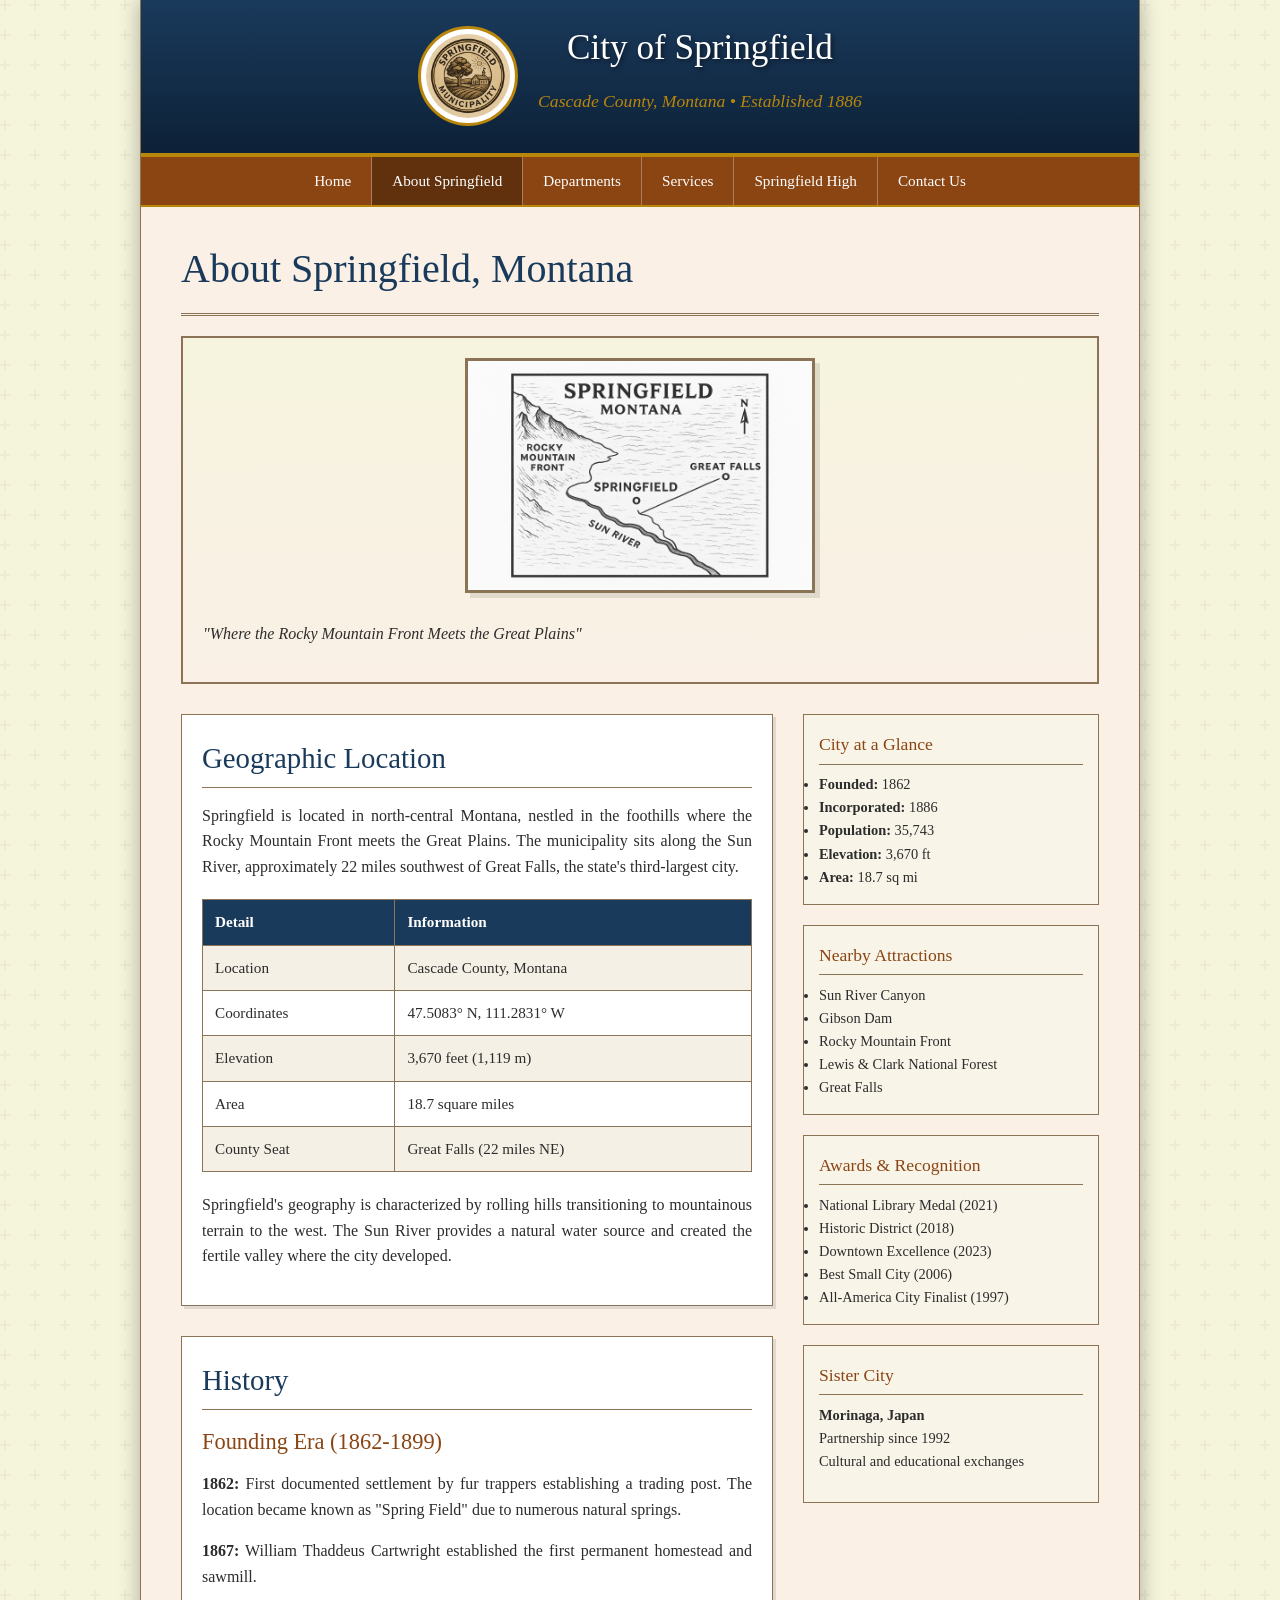
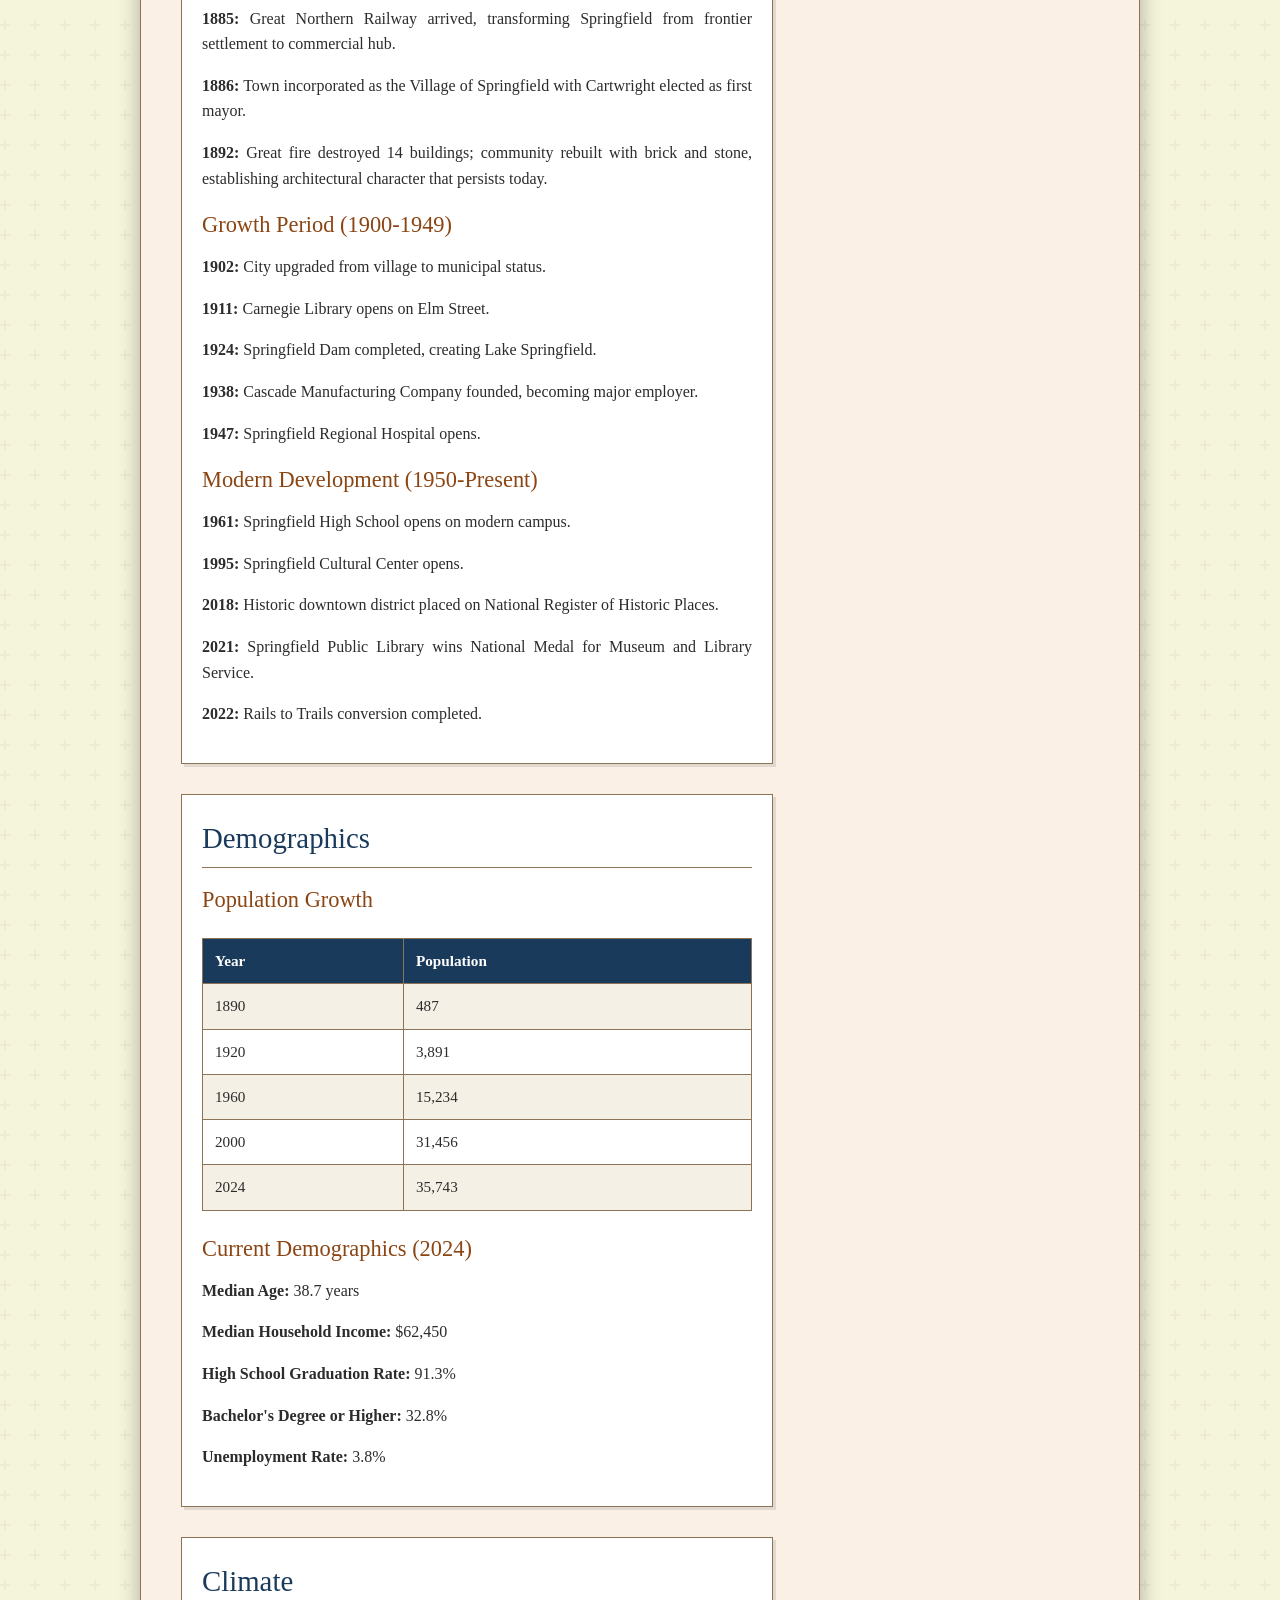
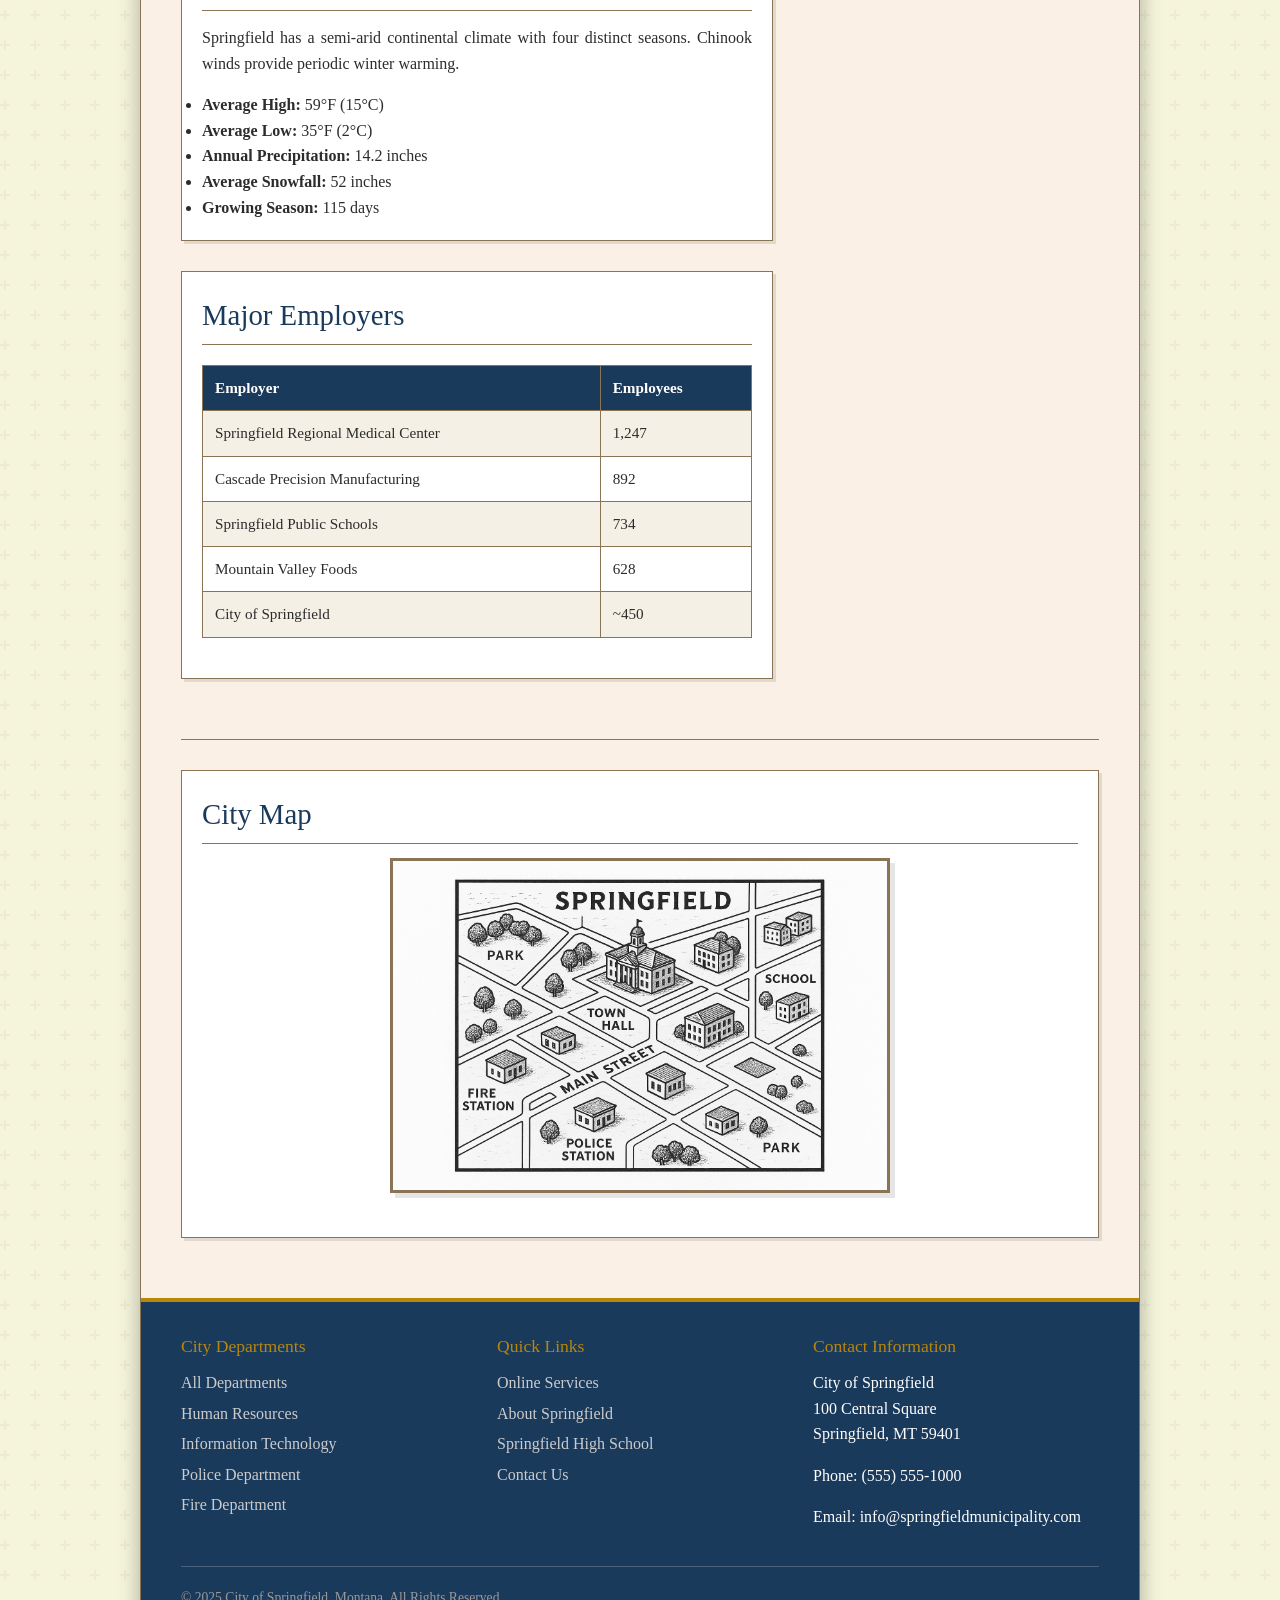
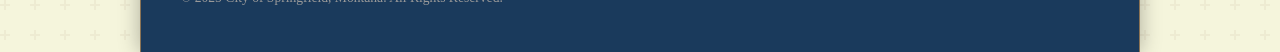
<file: docs/about.html>
<!DOCTYPE html>
<html lang="en">
<head>
    <meta charset="UTF-8">
    <meta name="viewport" content="width=device-width, initial-scale=1.0">
    <title>About Springfield - City of Springfield, Montana</title>
    <link rel="stylesheet" href="css/style.css">
    <link rel="icon" type="image/png" href="images/springfield-logo.png">
</head>
<body>
    <div class="page-container">
        <header>
            <div class="header-content">
                <img src="images/springfield-logo.png" alt="City of Springfield Seal" class="header-logo">
                <div class="header-text">
                    <h1>City of Springfield</h1>
                    <p class="tagline">Cascade County, Montana &bull; Established 1886</p>
                </div>
            </div>
        </header>

        <nav>
            <ul>
                <li><a href="index.html">Home</a></li>
                <li><a href="about.html" class="active">About Springfield</a></li>
                <li><a href="departments.html">Departments</a></li>
                <li><a href="services.html">Services</a></li>
                <li><a href="springfield-high.html">Springfield High</a></li>
                <li><a href="contact.html">Contact Us</a></li>
            </ul>
        </nav>

        <main>
            <h1>About Springfield, Montana</h1>

            <div class="hero" style="padding: 20px;">
                <img src="images/springfield-map-bw.png" alt="Springfield Area Map" class="content-image" style="max-width: 350px;">
                <p><em>"Where the Rocky Mountain Front Meets the Great Plains"</em></p>
            </div>

            <div class="two-column">
                <div class="main-column">
                    <div class="content-section">
                        <h2>Geographic Location</h2>
                        <p>Springfield is located in north-central Montana, nestled in the foothills where the Rocky Mountain Front meets the Great Plains. The municipality sits along the Sun River, approximately 22 miles southwest of Great Falls, the state's third-largest city.</p>

                        <table>
                            <tr>
                                <th>Detail</th>
                                <th>Information</th>
                            </tr>
                            <tr>
                                <td>Location</td>
                                <td>Cascade County, Montana</td>
                            </tr>
                            <tr>
                                <td>Coordinates</td>
                                <td>47.5083&deg; N, 111.2831&deg; W</td>
                            </tr>
                            <tr>
                                <td>Elevation</td>
                                <td>3,670 feet (1,119 m)</td>
                            </tr>
                            <tr>
                                <td>Area</td>
                                <td>18.7 square miles</td>
                            </tr>
                            <tr>
                                <td>County Seat</td>
                                <td>Great Falls (22 miles NE)</td>
                            </tr>
                        </table>

                        <p>Springfield's geography is characterized by rolling hills transitioning to mountainous terrain to the west. The Sun River provides a natural water source and created the fertile valley where the city developed.</p>
                    </div>

                    <div class="content-section">
                        <h2>History</h2>

                        <h3>Founding Era (1862-1899)</h3>
                        <p><strong>1862:</strong> First documented settlement by fur trappers establishing a trading post. The location became known as "Spring Field" due to numerous natural springs.</p>
                        <p><strong>1867:</strong> William Thaddeus Cartwright established the first permanent homestead and sawmill.</p>
                        <p><strong>1885:</strong> Great Northern Railway arrived, transforming Springfield from frontier settlement to commercial hub.</p>
                        <p><strong>1886:</strong> Town incorporated as the Village of Springfield with Cartwright elected as first mayor.</p>
                        <p><strong>1892:</strong> Great fire destroyed 14 buildings; community rebuilt with brick and stone, establishing architectural character that persists today.</p>

                        <h3>Growth Period (1900-1949)</h3>
                        <p><strong>1902:</strong> City upgraded from village to municipal status.</p>
                        <p><strong>1911:</strong> Carnegie Library opens on Elm Street.</p>
                        <p><strong>1924:</strong> Springfield Dam completed, creating Lake Springfield.</p>
                        <p><strong>1938:</strong> Cascade Manufacturing Company founded, becoming major employer.</p>
                        <p><strong>1947:</strong> Springfield Regional Hospital opens.</p>

                        <h3>Modern Development (1950-Present)</h3>
                        <p><strong>1961:</strong> Springfield High School opens on modern campus.</p>
                        <p><strong>1995:</strong> Springfield Cultural Center opens.</p>
                        <p><strong>2018:</strong> Historic downtown district placed on National Register of Historic Places.</p>
                        <p><strong>2021:</strong> Springfield Public Library wins National Medal for Museum and Library Service.</p>
                        <p><strong>2022:</strong> Rails to Trails conversion completed.</p>
                    </div>

                    <div class="content-section">
                        <h2>Demographics</h2>
                        <h3>Population Growth</h3>
                        <table>
                            <tr>
                                <th>Year</th>
                                <th>Population</th>
                            </tr>
                            <tr><td>1890</td><td>487</td></tr>
                            <tr><td>1920</td><td>3,891</td></tr>
                            <tr><td>1960</td><td>15,234</td></tr>
                            <tr><td>2000</td><td>31,456</td></tr>
                            <tr><td>2024</td><td>35,743</td></tr>
                        </table>

                        <h3>Current Demographics (2024)</h3>
                        <p><strong>Median Age:</strong> 38.7 years</p>
                        <p><strong>Median Household Income:</strong> $62,450</p>
                        <p><strong>High School Graduation Rate:</strong> 91.3%</p>
                        <p><strong>Bachelor's Degree or Higher:</strong> 32.8%</p>
                        <p><strong>Unemployment Rate:</strong> 3.8%</p>
                    </div>

                    <div class="content-section">
                        <h2>Climate</h2>
                        <p>Springfield has a semi-arid continental climate with four distinct seasons. Chinook winds provide periodic winter warming.</p>
                        <ul>
                            <li><strong>Average High:</strong> 59&deg;F (15&deg;C)</li>
                            <li><strong>Average Low:</strong> 35&deg;F (2&deg;C)</li>
                            <li><strong>Annual Precipitation:</strong> 14.2 inches</li>
                            <li><strong>Average Snowfall:</strong> 52 inches</li>
                            <li><strong>Growing Season:</strong> 115 days</li>
                        </ul>
                    </div>

                    <div class="content-section">
                        <h2>Major Employers</h2>
                        <table>
                            <tr>
                                <th>Employer</th>
                                <th>Employees</th>
                            </tr>
                            <tr><td>Springfield Regional Medical Center</td><td>1,247</td></tr>
                            <tr><td>Cascade Precision Manufacturing</td><td>892</td></tr>
                            <tr><td>Springfield Public Schools</td><td>734</td></tr>
                            <tr><td>Mountain Valley Foods</td><td>628</td></tr>
                            <tr><td>City of Springfield</td><td>~450</td></tr>
                        </table>
                    </div>
                </div>

                <aside class="sidebar">
                    <div class="sidebar-box">
                        <h3>City at a Glance</h3>
                        <ul>
                            <li><strong>Founded:</strong> 1862</li>
                            <li><strong>Incorporated:</strong> 1886</li>
                            <li><strong>Population:</strong> 35,743</li>
                            <li><strong>Elevation:</strong> 3,670 ft</li>
                            <li><strong>Area:</strong> 18.7 sq mi</li>
                        </ul>
                    </div>

                    <div class="sidebar-box">
                        <h3>Nearby Attractions</h3>
                        <ul>
                            <li>Sun River Canyon</li>
                            <li>Gibson Dam</li>
                            <li>Rocky Mountain Front</li>
                            <li>Lewis &amp; Clark National Forest</li>
                            <li>Great Falls</li>
                        </ul>
                    </div>

                    <div class="sidebar-box">
                        <h3>Awards &amp; Recognition</h3>
                        <ul>
                            <li>National Library Medal (2021)</li>
                            <li>Historic District (2018)</li>
                            <li>Downtown Excellence (2023)</li>
                            <li>Best Small City (2006)</li>
                            <li>All-America City Finalist (1997)</li>
                        </ul>
                    </div>

                    <div class="sidebar-box">
                        <h3>Sister City</h3>
                        <p><strong>Morinaga, Japan</strong><br>
                        Partnership since 1992<br>
                        Cultural and educational exchanges</p>
                    </div>
                </aside>
            </div>

            <hr class="divider">

            <div class="content-section">
                <h2>City Map</h2>
                <p style="text-align: center;">
                    <img src="images/springfield-city-map.png" alt="Springfield City Map" class="content-image" style="max-width: 500px;">
                </p>
            </div>

        </main>

        <footer>
            <div class="footer-content">
                <div class="footer-section">
                    <h4>City Departments</h4>
                    <ul>
                        <li><a href="departments.html">All Departments</a></li>
                        <li><a href="departments/hr.html">Human Resources</a></li>
                        <li><a href="departments/it.html">Information Technology</a></li>
                        <li><a href="departments.html#police">Police Department</a></li>
                        <li><a href="departments.html#fire">Fire Department</a></li>
                    </ul>
                </div>
                <div class="footer-section">
                    <h4>Quick Links</h4>
                    <ul>
                        <li><a href="services.html">Online Services</a></li>
                        <li><a href="about.html">About Springfield</a></li>
                        <li><a href="springfield-high.html">Springfield High School</a></li>
                        <li><a href="contact.html">Contact Us</a></li>
                    </ul>
                </div>
                <div class="footer-section">
                    <h4>Contact Information</h4>
                    <p>City of Springfield<br>
                    100 Central Square<br>
                    Springfield, MT 59401</p>
                    <p>Phone: (555) 555-1000</p>
                    <p>Email: info@springfieldmunicipality.com</p>
                </div>
            </div>
            <div class="footer-bottom">
                <p>&copy; 2025 City of Springfield, Montana. All Rights Reserved.</p>
            </div>
        </footer>
    </div>
</body>
</html>
</file>
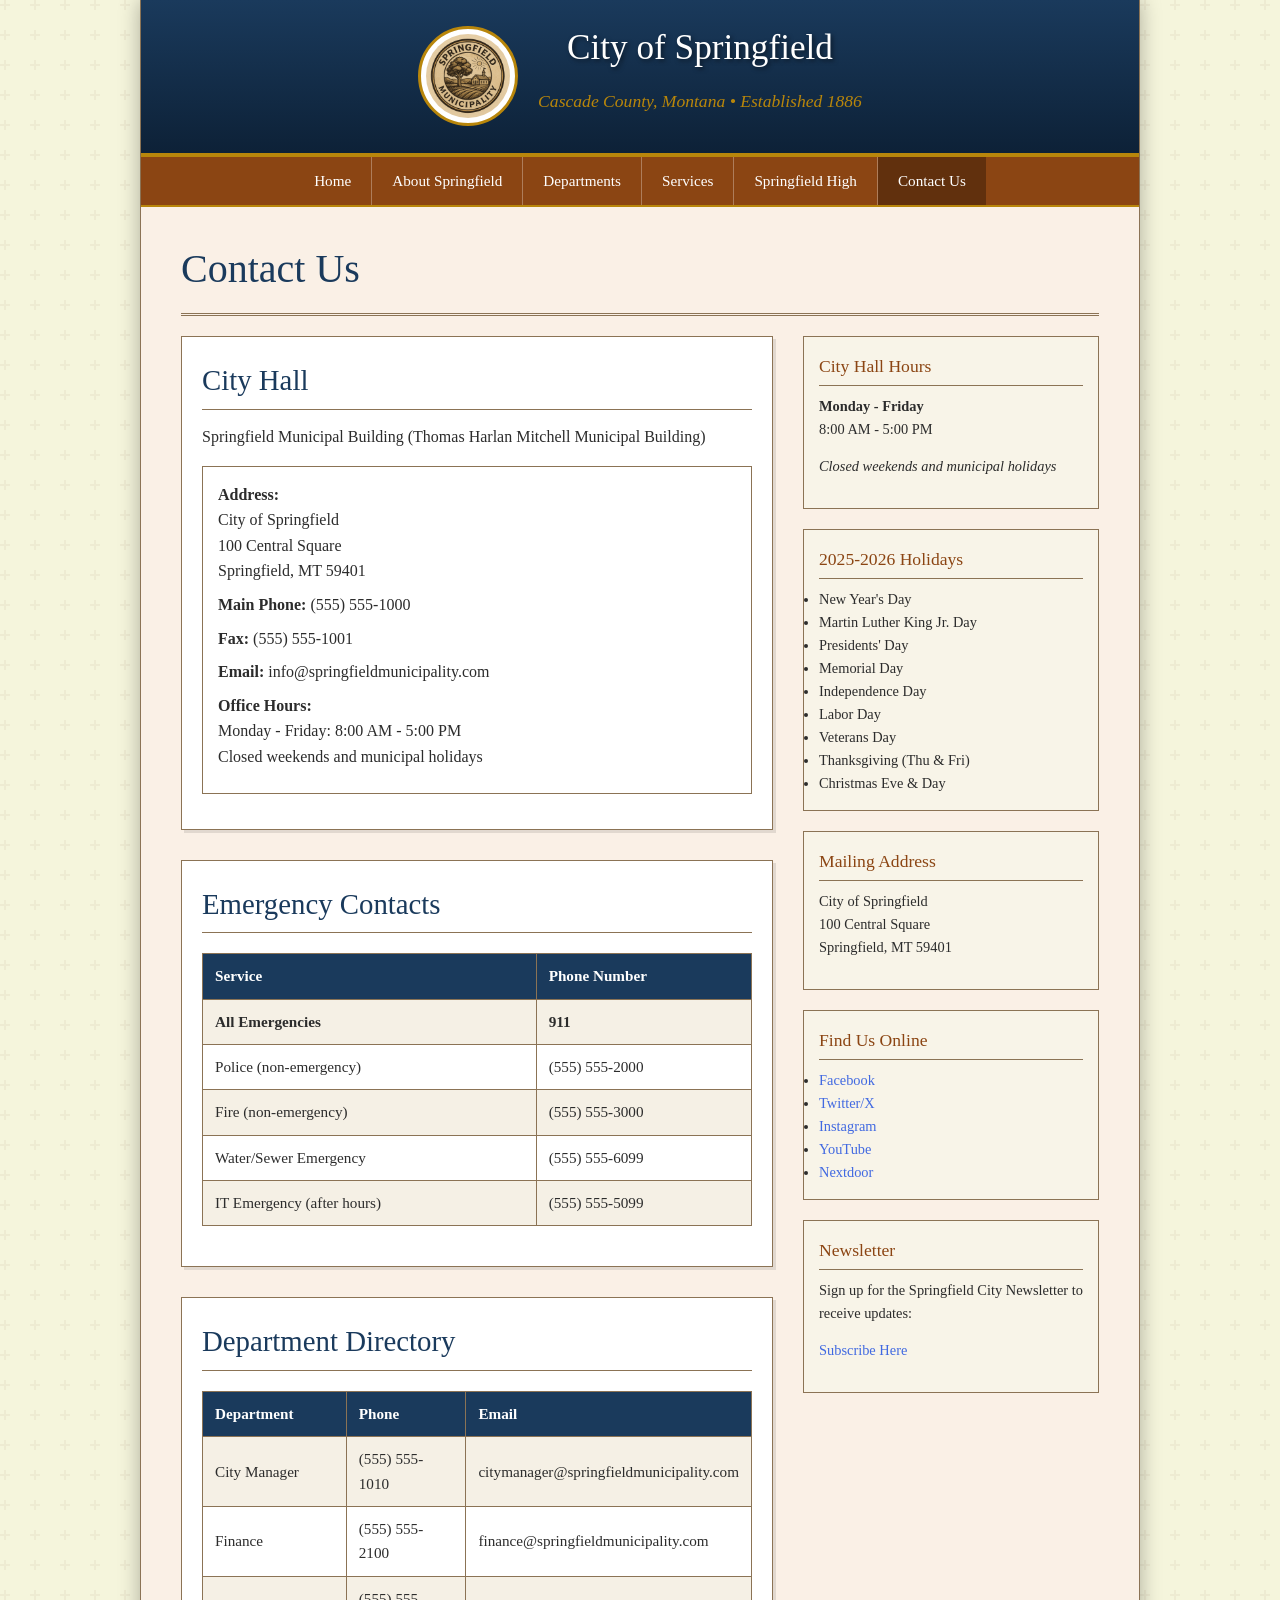
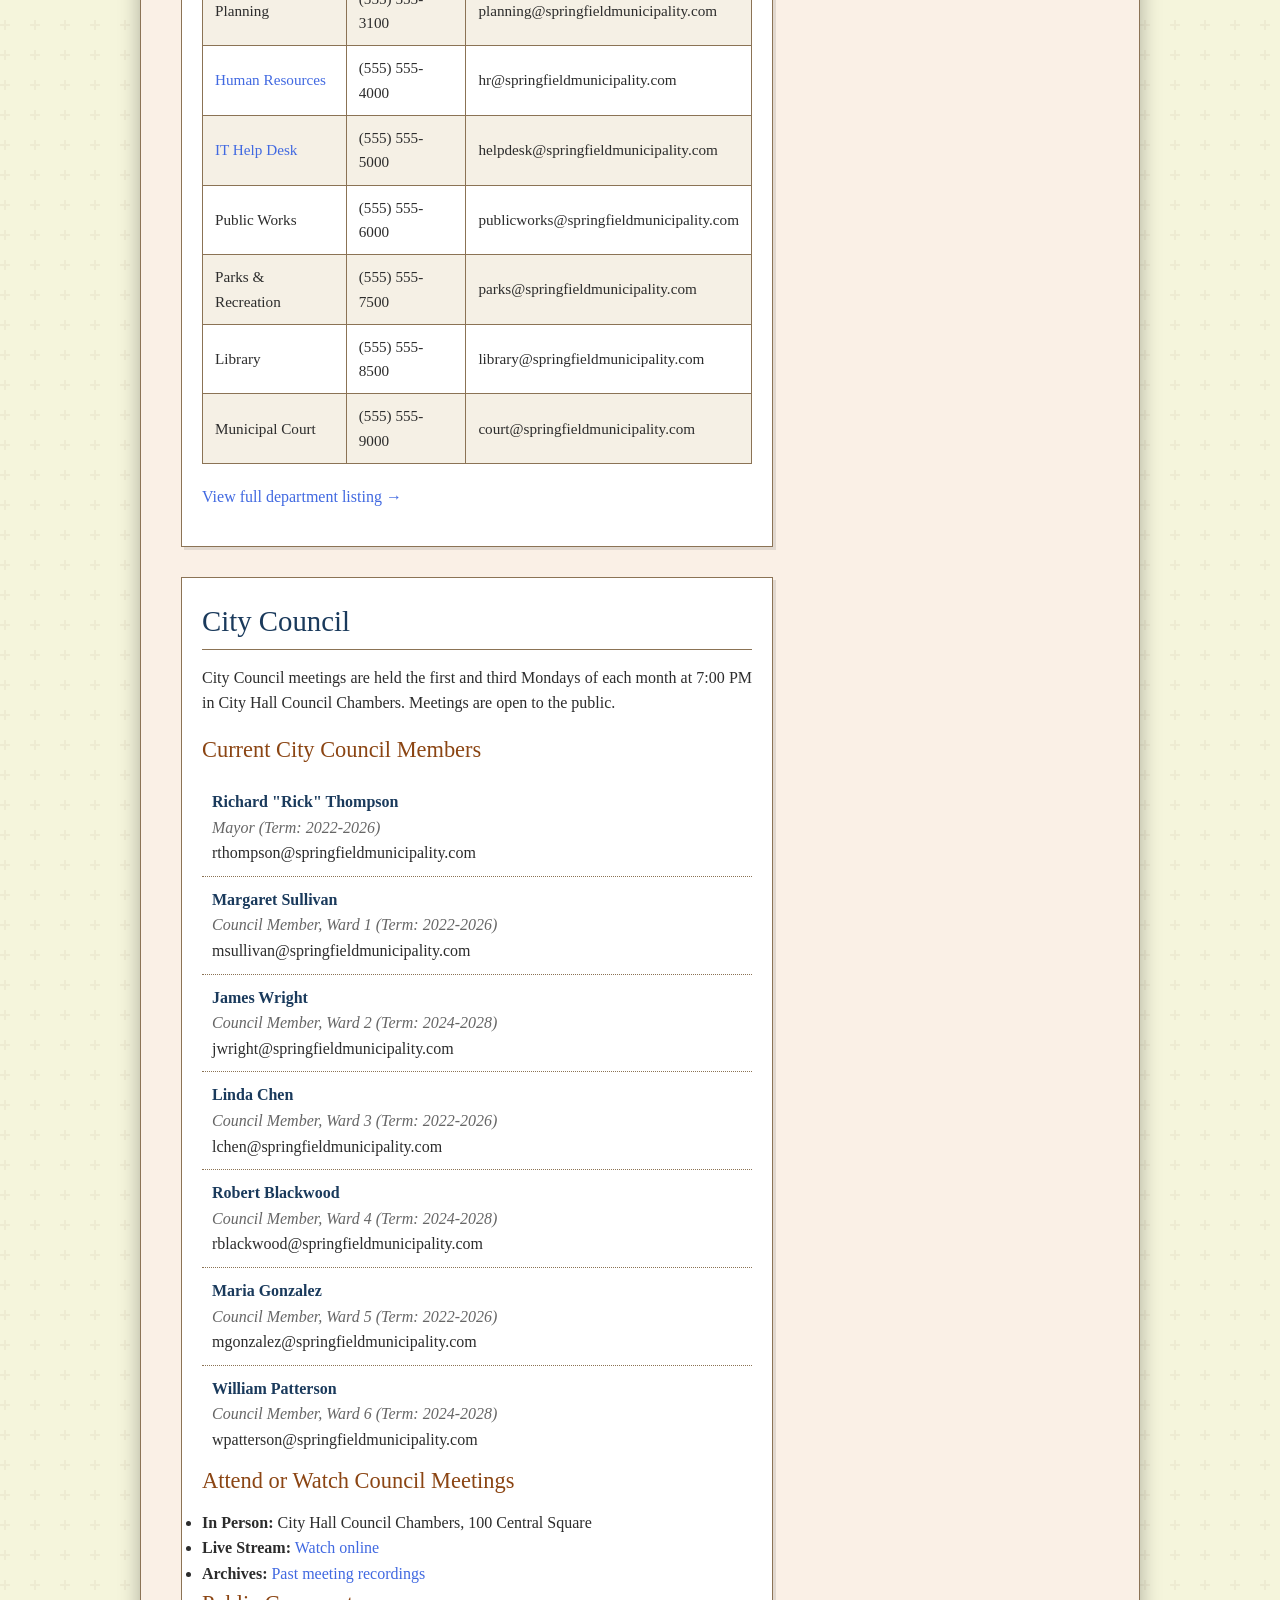
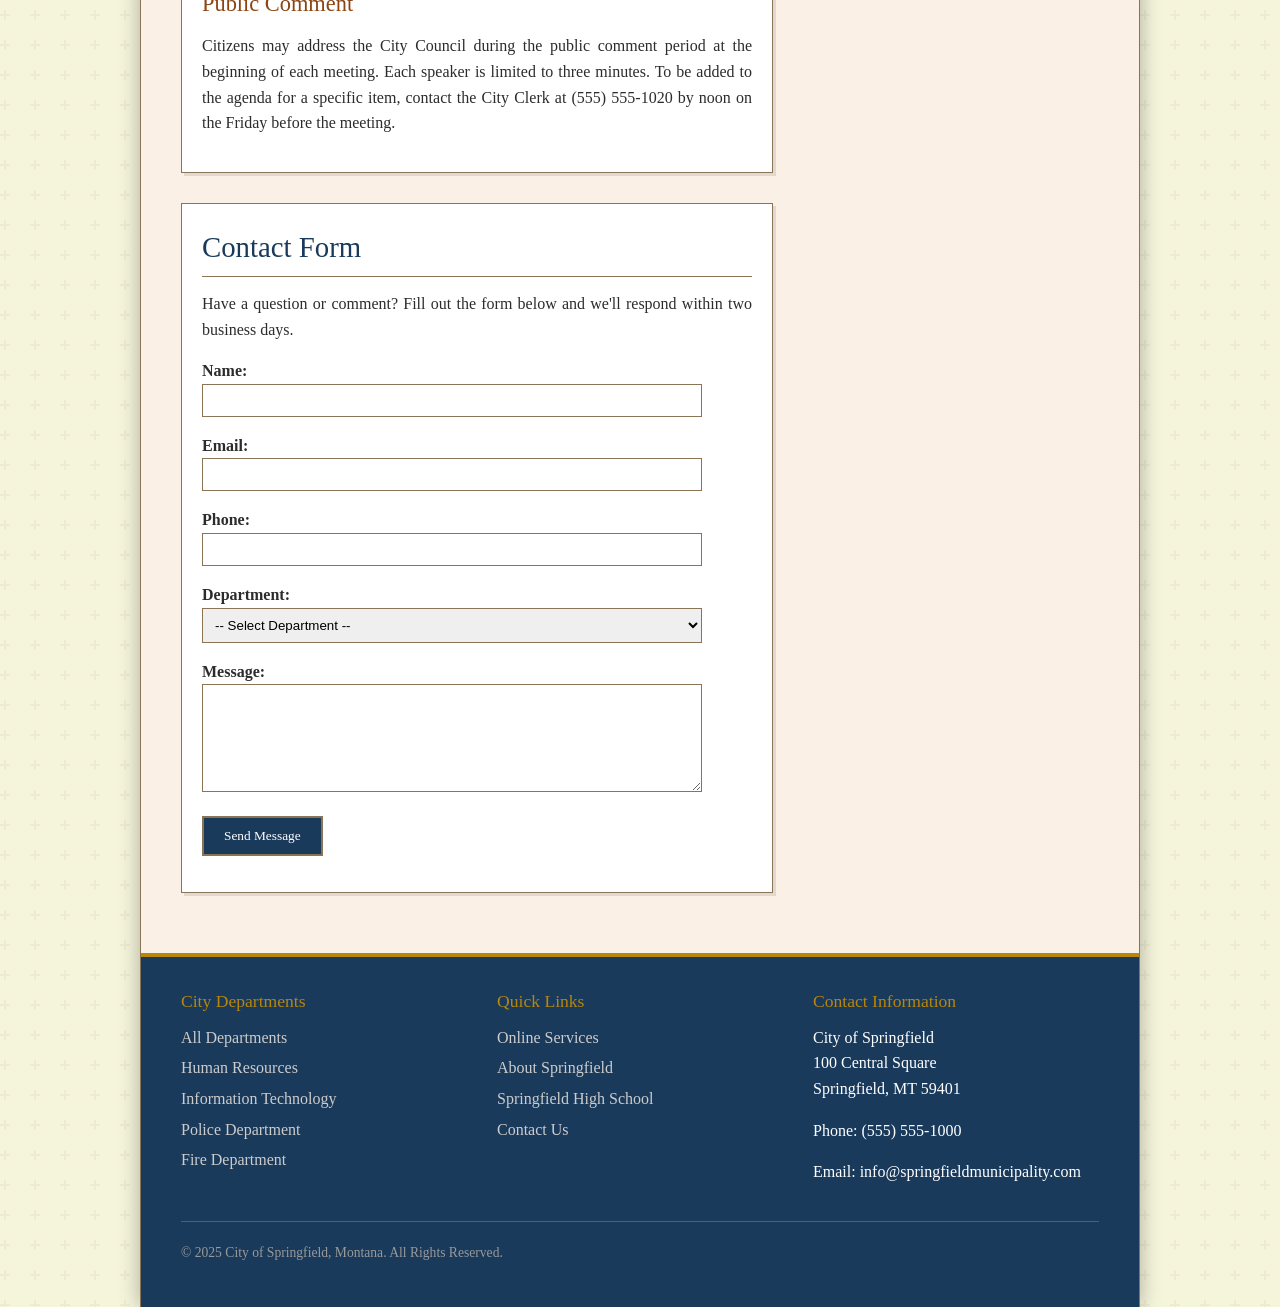
<file: docs/contact.html>
<!DOCTYPE html>
<html lang="en">
<head>
    <meta charset="UTF-8">
    <meta name="viewport" content="width=device-width, initial-scale=1.0">
    <title>Contact Us - City of Springfield, Montana</title>
    <link rel="stylesheet" href="css/style.css">
    <link rel="icon" type="image/png" href="images/springfield-logo.png">
</head>
<body>
    <div class="page-container">
        <header>
            <div class="header-content">
                <img src="images/springfield-logo.png" alt="City of Springfield Seal" class="header-logo">
                <div class="header-text">
                    <h1>City of Springfield</h1>
                    <p class="tagline">Cascade County, Montana &bull; Established 1886</p>
                </div>
            </div>
        </header>

        <nav>
            <ul>
                <li><a href="index.html">Home</a></li>
                <li><a href="about.html">About Springfield</a></li>
                <li><a href="departments.html">Departments</a></li>
                <li><a href="services.html">Services</a></li>
                <li><a href="springfield-high.html">Springfield High</a></li>
                <li><a href="contact.html" class="active">Contact Us</a></li>
            </ul>
        </nav>

        <main>
            <h1>Contact Us</h1>

            <div class="two-column">
                <div class="main-column">
                    <div class="content-section">
                        <h2>City Hall</h2>
                        <p>Springfield Municipal Building (Thomas Harlan Mitchell Municipal Building)</p>

                        <div class="contact-info">
                            <p><strong>Address:</strong><br>
                            City of Springfield<br>
                            100 Central Square<br>
                            Springfield, MT 59401</p>

                            <p><strong>Main Phone:</strong> (555) 555-1000</p>
                            <p><strong>Fax:</strong> (555) 555-1001</p>
                            <p><strong>Email:</strong> info@springfieldmunicipality.com</p>

                            <p><strong>Office Hours:</strong><br>
                            Monday - Friday: 8:00 AM - 5:00 PM<br>
                            Closed weekends and municipal holidays</p>
                        </div>
                    </div>

                    <div class="content-section">
                        <h2>Emergency Contacts</h2>
                        <table>
                            <tr>
                                <th>Service</th>
                                <th>Phone Number</th>
                            </tr>
                            <tr>
                                <td><strong>All Emergencies</strong></td>
                                <td><strong>911</strong></td>
                            </tr>
                            <tr>
                                <td>Police (non-emergency)</td>
                                <td>(555) 555-2000</td>
                            </tr>
                            <tr>
                                <td>Fire (non-emergency)</td>
                                <td>(555) 555-3000</td>
                            </tr>
                            <tr>
                                <td>Water/Sewer Emergency</td>
                                <td>(555) 555-6099</td>
                            </tr>
                            <tr>
                                <td>IT Emergency (after hours)</td>
                                <td>(555) 555-5099</td>
                            </tr>
                        </table>
                    </div>

                    <div class="content-section">
                        <h2>Department Directory</h2>
                        <table>
                            <tr>
                                <th>Department</th>
                                <th>Phone</th>
                                <th>Email</th>
                            </tr>
                            <tr>
                                <td>City Manager</td>
                                <td>(555) 555-1010</td>
                                <td>citymanager@springfieldmunicipality.com</td>
                            </tr>
                            <tr>
                                <td>Finance</td>
                                <td>(555) 555-2100</td>
                                <td>finance@springfieldmunicipality.com</td>
                            </tr>
                            <tr>
                                <td>Planning</td>
                                <td>(555) 555-3100</td>
                                <td>planning@springfieldmunicipality.com</td>
                            </tr>
                            <tr>
                                <td><a href="departments/hr.html">Human Resources</a></td>
                                <td>(555) 555-4000</td>
                                <td>hr@springfieldmunicipality.com</td>
                            </tr>
                            <tr>
                                <td><a href="departments/it.html">IT Help Desk</a></td>
                                <td>(555) 555-5000</td>
                                <td>helpdesk@springfieldmunicipality.com</td>
                            </tr>
                            <tr>
                                <td>Public Works</td>
                                <td>(555) 555-6000</td>
                                <td>publicworks@springfieldmunicipality.com</td>
                            </tr>
                            <tr>
                                <td>Parks &amp; Recreation</td>
                                <td>(555) 555-7500</td>
                                <td>parks@springfieldmunicipality.com</td>
                            </tr>
                            <tr>
                                <td>Library</td>
                                <td>(555) 555-8500</td>
                                <td>library@springfieldmunicipality.com</td>
                            </tr>
                            <tr>
                                <td>Municipal Court</td>
                                <td>(555) 555-9000</td>
                                <td>court@springfieldmunicipality.com</td>
                            </tr>
                        </table>
                        <p><a href="departments.html">View full department listing &rarr;</a></p>
                    </div>

                    <div class="content-section" id="council">
                        <h2>City Council</h2>
                        <p>City Council meetings are held the first and third Mondays of each month at 7:00 PM in City Hall Council Chambers. Meetings are open to the public.</p>

                        <h3>Current City Council Members</h3>
                        <ul class="staff-list">
                            <li>
                                <span class="staff-name">Richard "Rick" Thompson</span><br>
                                <span class="staff-title">Mayor (Term: 2022-2026)</span><br>
                                rthompson@springfieldmunicipality.com
                            </li>
                            <li>
                                <span class="staff-name">Margaret Sullivan</span><br>
                                <span class="staff-title">Council Member, Ward 1 (Term: 2022-2026)</span><br>
                                msullivan@springfieldmunicipality.com
                            </li>
                            <li>
                                <span class="staff-name">James Wright</span><br>
                                <span class="staff-title">Council Member, Ward 2 (Term: 2024-2028)</span><br>
                                jwright@springfieldmunicipality.com
                            </li>
                            <li>
                                <span class="staff-name">Linda Chen</span><br>
                                <span class="staff-title">Council Member, Ward 3 (Term: 2022-2026)</span><br>
                                lchen@springfieldmunicipality.com
                            </li>
                            <li>
                                <span class="staff-name">Robert Blackwood</span><br>
                                <span class="staff-title">Council Member, Ward 4 (Term: 2024-2028)</span><br>
                                rblackwood@springfieldmunicipality.com
                            </li>
                            <li>
                                <span class="staff-name">Maria Gonzalez</span><br>
                                <span class="staff-title">Council Member, Ward 5 (Term: 2022-2026)</span><br>
                                mgonzalez@springfieldmunicipality.com
                            </li>
                            <li>
                                <span class="staff-name">William Patterson</span><br>
                                <span class="staff-title">Council Member, Ward 6 (Term: 2024-2028)</span><br>
                                wpatterson@springfieldmunicipality.com
                            </li>
                        </ul>

                        <h3>Attend or Watch Council Meetings</h3>
                        <ul>
                            <li><strong>In Person:</strong> City Hall Council Chambers, 100 Central Square</li>
                            <li><strong>Live Stream:</strong> <a href="#">Watch online</a></li>
                            <li><strong>Archives:</strong> <a href="#">Past meeting recordings</a></li>
                        </ul>

                        <h3>Public Comment</h3>
                        <p>Citizens may address the City Council during the public comment period at the beginning of each meeting. Each speaker is limited to three minutes. To be added to the agenda for a specific item, contact the City Clerk at (555) 555-1020 by noon on the Friday before the meeting.</p>
                    </div>

                    <div class="content-section">
                        <h2>Contact Form</h2>
                        <p>Have a question or comment? Fill out the form below and we'll respond within two business days.</p>

                        <form action="#" method="post" style="max-width: 500px;">
                            <p>
                                <label for="name"><strong>Name:</strong></label><br>
                                <input type="text" id="name" name="name" style="width: 100%; padding: 8px; border: 1px solid #8b7355;" required>
                            </p>
                            <p>
                                <label for="email"><strong>Email:</strong></label><br>
                                <input type="email" id="email" name="email" style="width: 100%; padding: 8px; border: 1px solid #8b7355;" required>
                            </p>
                            <p>
                                <label for="phone"><strong>Phone:</strong></label><br>
                                <input type="tel" id="phone" name="phone" style="width: 100%; padding: 8px; border: 1px solid #8b7355;">
                            </p>
                            <p>
                                <label for="department"><strong>Department:</strong></label><br>
                                <select id="department" name="department" style="width: 100%; padding: 8px; border: 1px solid #8b7355;">
                                    <option value="">-- Select Department --</option>
                                    <option value="general">General Inquiry</option>
                                    <option value="manager">City Manager</option>
                                    <option value="finance">Finance</option>
                                    <option value="police">Police</option>
                                    <option value="fire">Fire</option>
                                    <option value="publicworks">Public Works</option>
                                    <option value="parks">Parks &amp; Recreation</option>
                                    <option value="planning">Planning</option>
                                    <option value="hr">Human Resources</option>
                                    <option value="it">Information Technology</option>
                                    <option value="library">Library</option>
                                    <option value="court">Municipal Court</option>
                                </select>
                            </p>
                            <p>
                                <label for="message"><strong>Message:</strong></label><br>
                                <textarea id="message" name="message" rows="6" style="width: 100%; padding: 8px; border: 1px solid #8b7355;" required></textarea>
                            </p>
                            <p>
                                <button type="submit" class="btn">Send Message</button>
                            </p>
                        </form>
                    </div>
                </div>

                <aside class="sidebar">
                    <div class="sidebar-box">
                        <h3>City Hall Hours</h3>
                        <p><strong>Monday - Friday</strong><br>
                        8:00 AM - 5:00 PM</p>
                        <p><em>Closed weekends and municipal holidays</em></p>
                    </div>

                    <div class="sidebar-box">
                        <h3>2025-2026 Holidays</h3>
                        <ul style="font-size: 0.9rem;">
                            <li>New Year's Day</li>
                            <li>Martin Luther King Jr. Day</li>
                            <li>Presidents' Day</li>
                            <li>Memorial Day</li>
                            <li>Independence Day</li>
                            <li>Labor Day</li>
                            <li>Veterans Day</li>
                            <li>Thanksgiving (Thu &amp; Fri)</li>
                            <li>Christmas Eve &amp; Day</li>
                        </ul>
                    </div>

                    <div class="sidebar-box">
                        <h3>Mailing Address</h3>
                        <p>City of Springfield<br>
                        100 Central Square<br>
                        Springfield, MT 59401</p>
                    </div>

                    <div class="sidebar-box">
                        <h3>Find Us Online</h3>
                        <ul>
                            <li><a href="#">Facebook</a></li>
                            <li><a href="#">Twitter/X</a></li>
                            <li><a href="#">Instagram</a></li>
                            <li><a href="#">YouTube</a></li>
                            <li><a href="#">Nextdoor</a></li>
                        </ul>
                    </div>

                    <div class="sidebar-box">
                        <h3>Newsletter</h3>
                        <p>Sign up for the Springfield City Newsletter to receive updates:</p>
                        <p><a href="#">Subscribe Here</a></p>
                    </div>
                </aside>
            </div>

        </main>

        <footer>
            <div class="footer-content">
                <div class="footer-section">
                    <h4>City Departments</h4>
                    <ul>
                        <li><a href="departments.html">All Departments</a></li>
                        <li><a href="departments/hr.html">Human Resources</a></li>
                        <li><a href="departments/it.html">Information Technology</a></li>
                        <li><a href="departments.html#police">Police Department</a></li>
                        <li><a href="departments.html#fire">Fire Department</a></li>
                    </ul>
                </div>
                <div class="footer-section">
                    <h4>Quick Links</h4>
                    <ul>
                        <li><a href="services.html">Online Services</a></li>
                        <li><a href="about.html">About Springfield</a></li>
                        <li><a href="springfield-high.html">Springfield High School</a></li>
                        <li><a href="contact.html">Contact Us</a></li>
                    </ul>
                </div>
                <div class="footer-section">
                    <h4>Contact Information</h4>
                    <p>City of Springfield<br>
                    100 Central Square<br>
                    Springfield, MT 59401</p>
                    <p>Phone: (555) 555-1000</p>
                    <p>Email: info@springfieldmunicipality.com</p>
                </div>
            </div>
            <div class="footer-bottom">
                <p>&copy; 2025 City of Springfield, Montana. All Rights Reserved.</p>
            </div>
        </footer>
    </div>
</body>
</html>
</file>
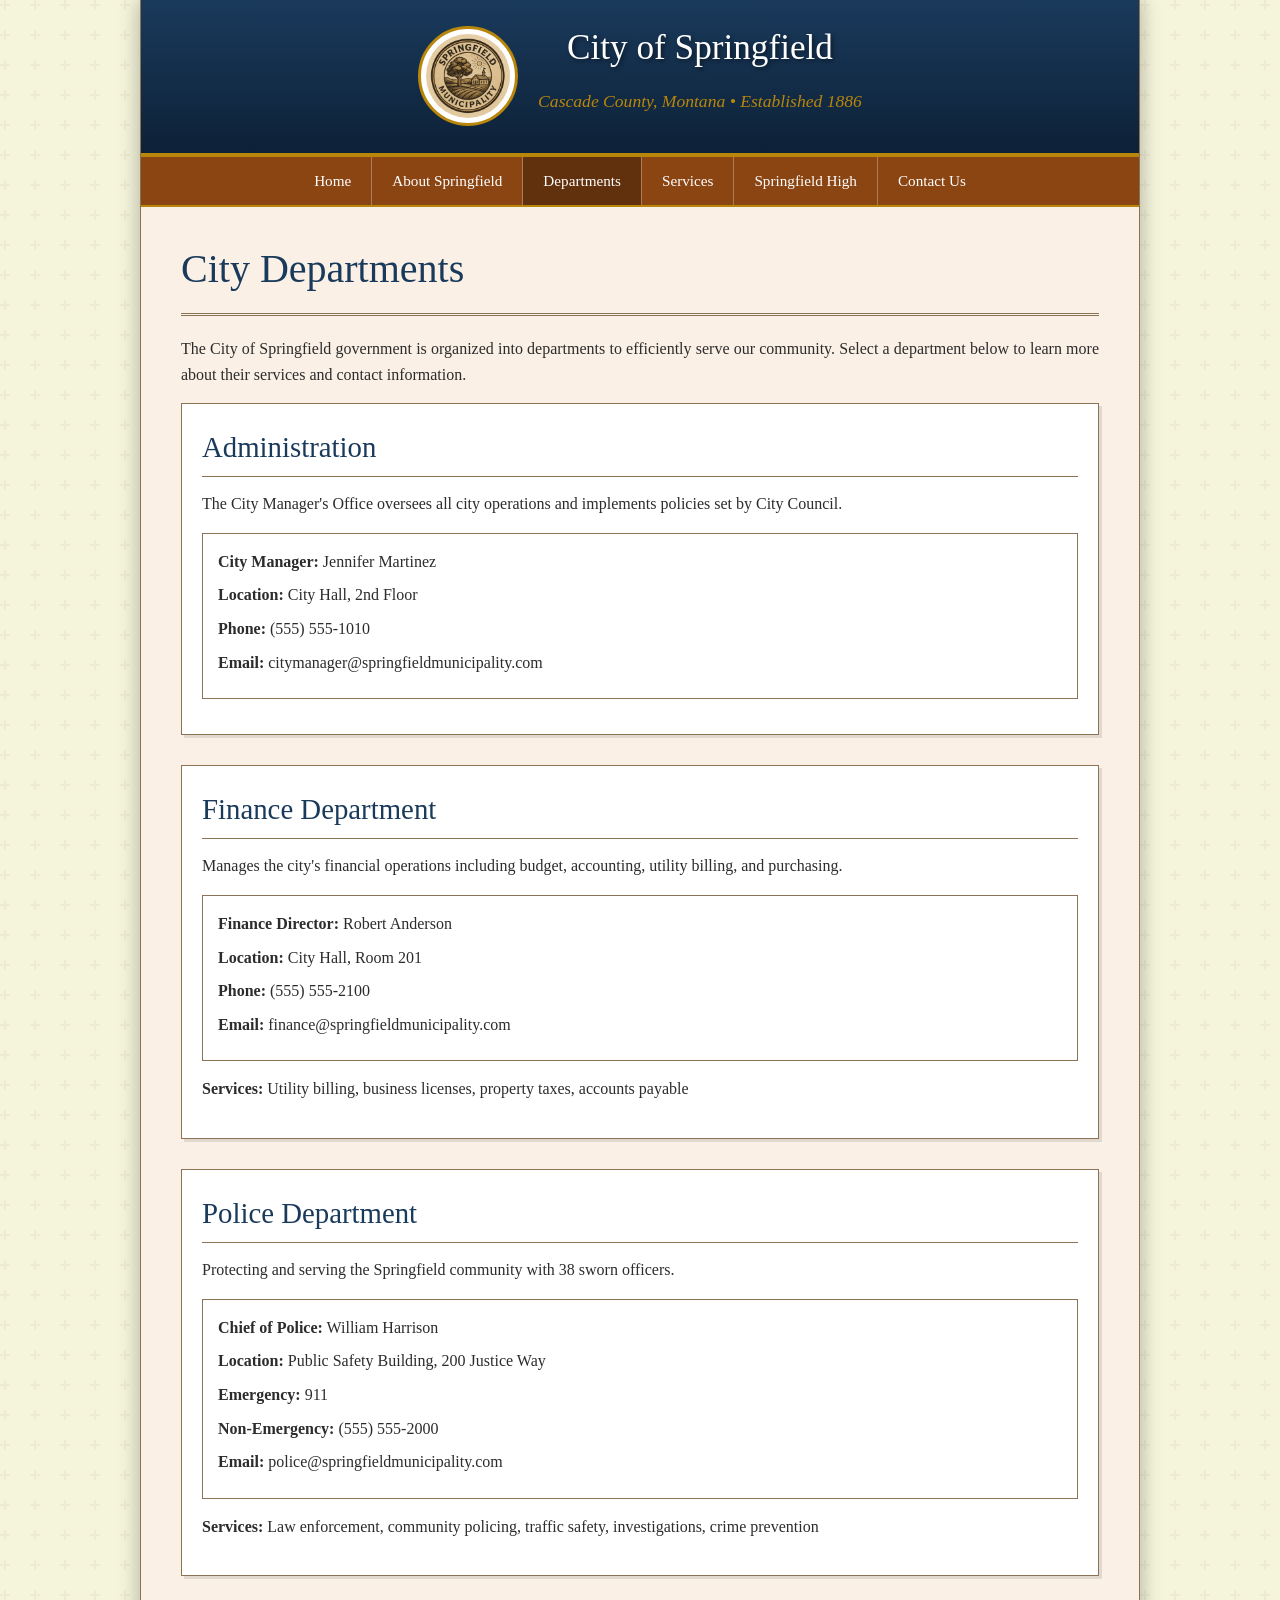
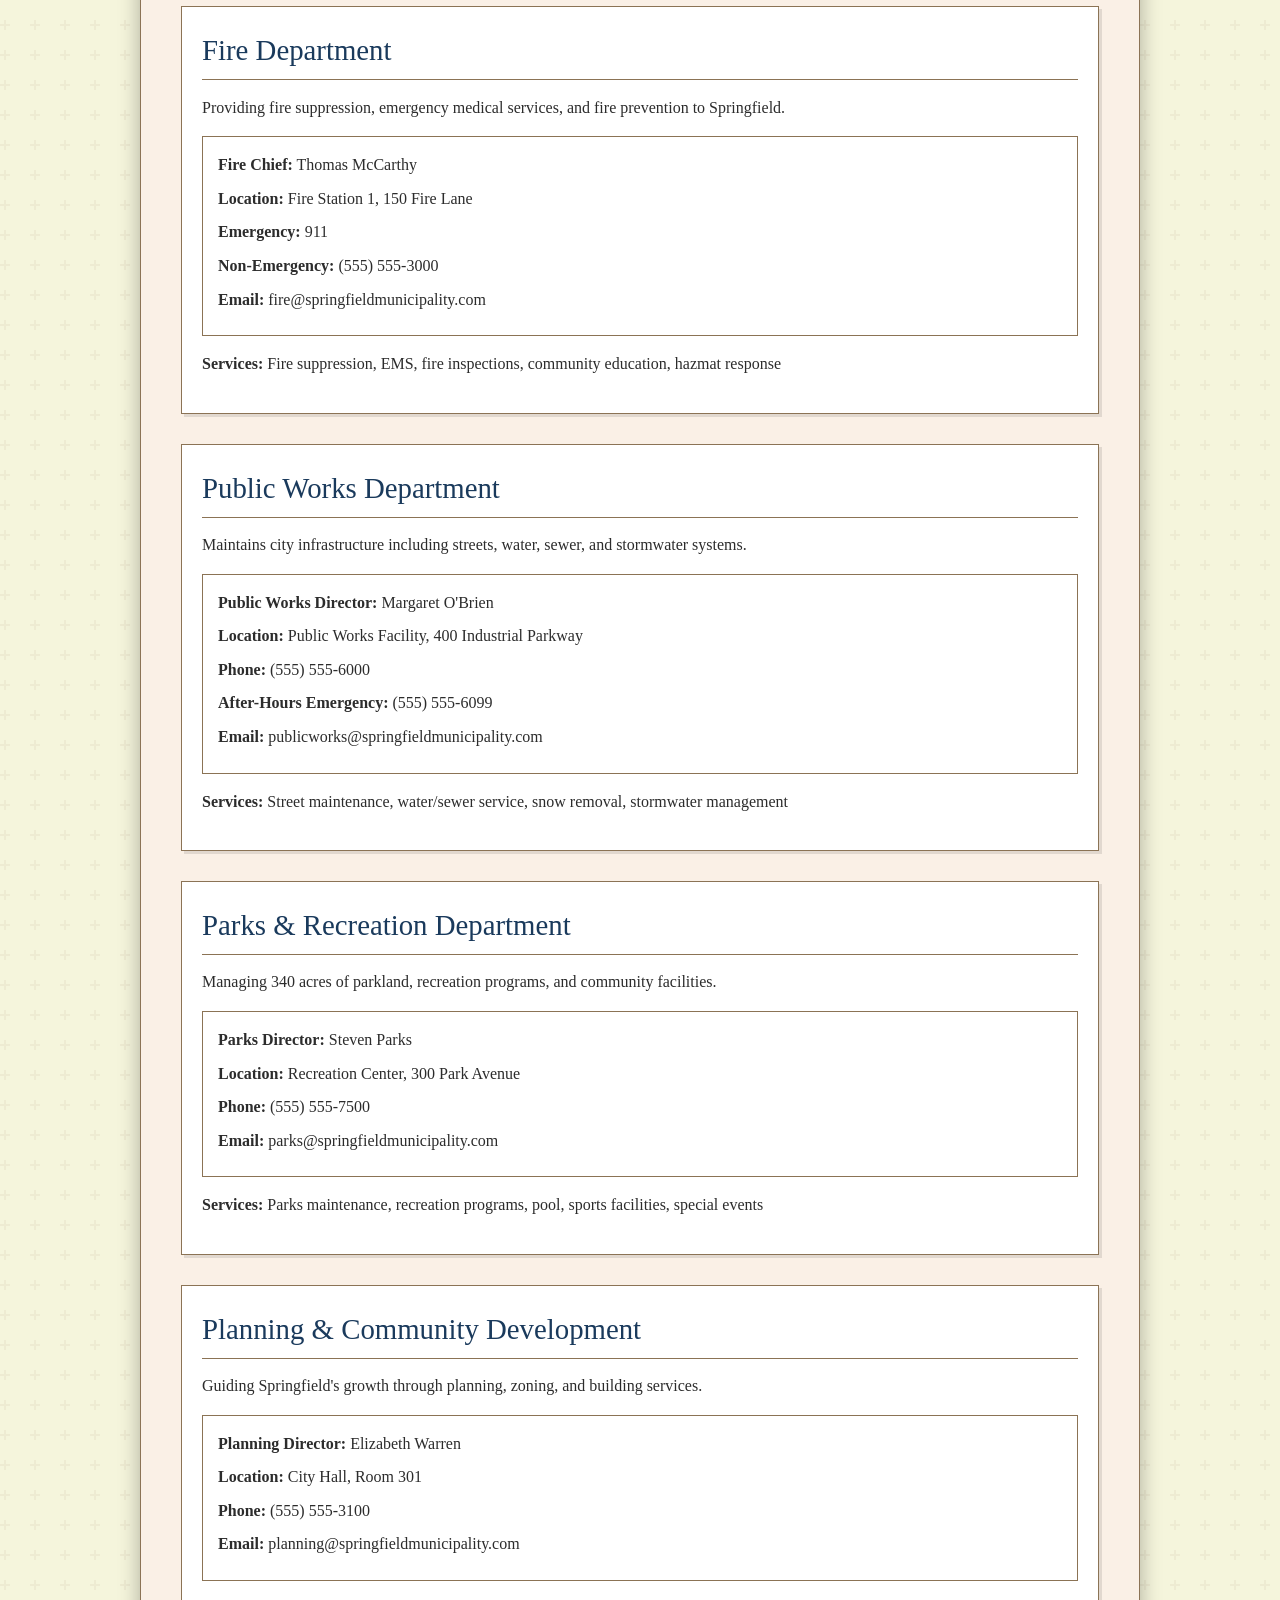
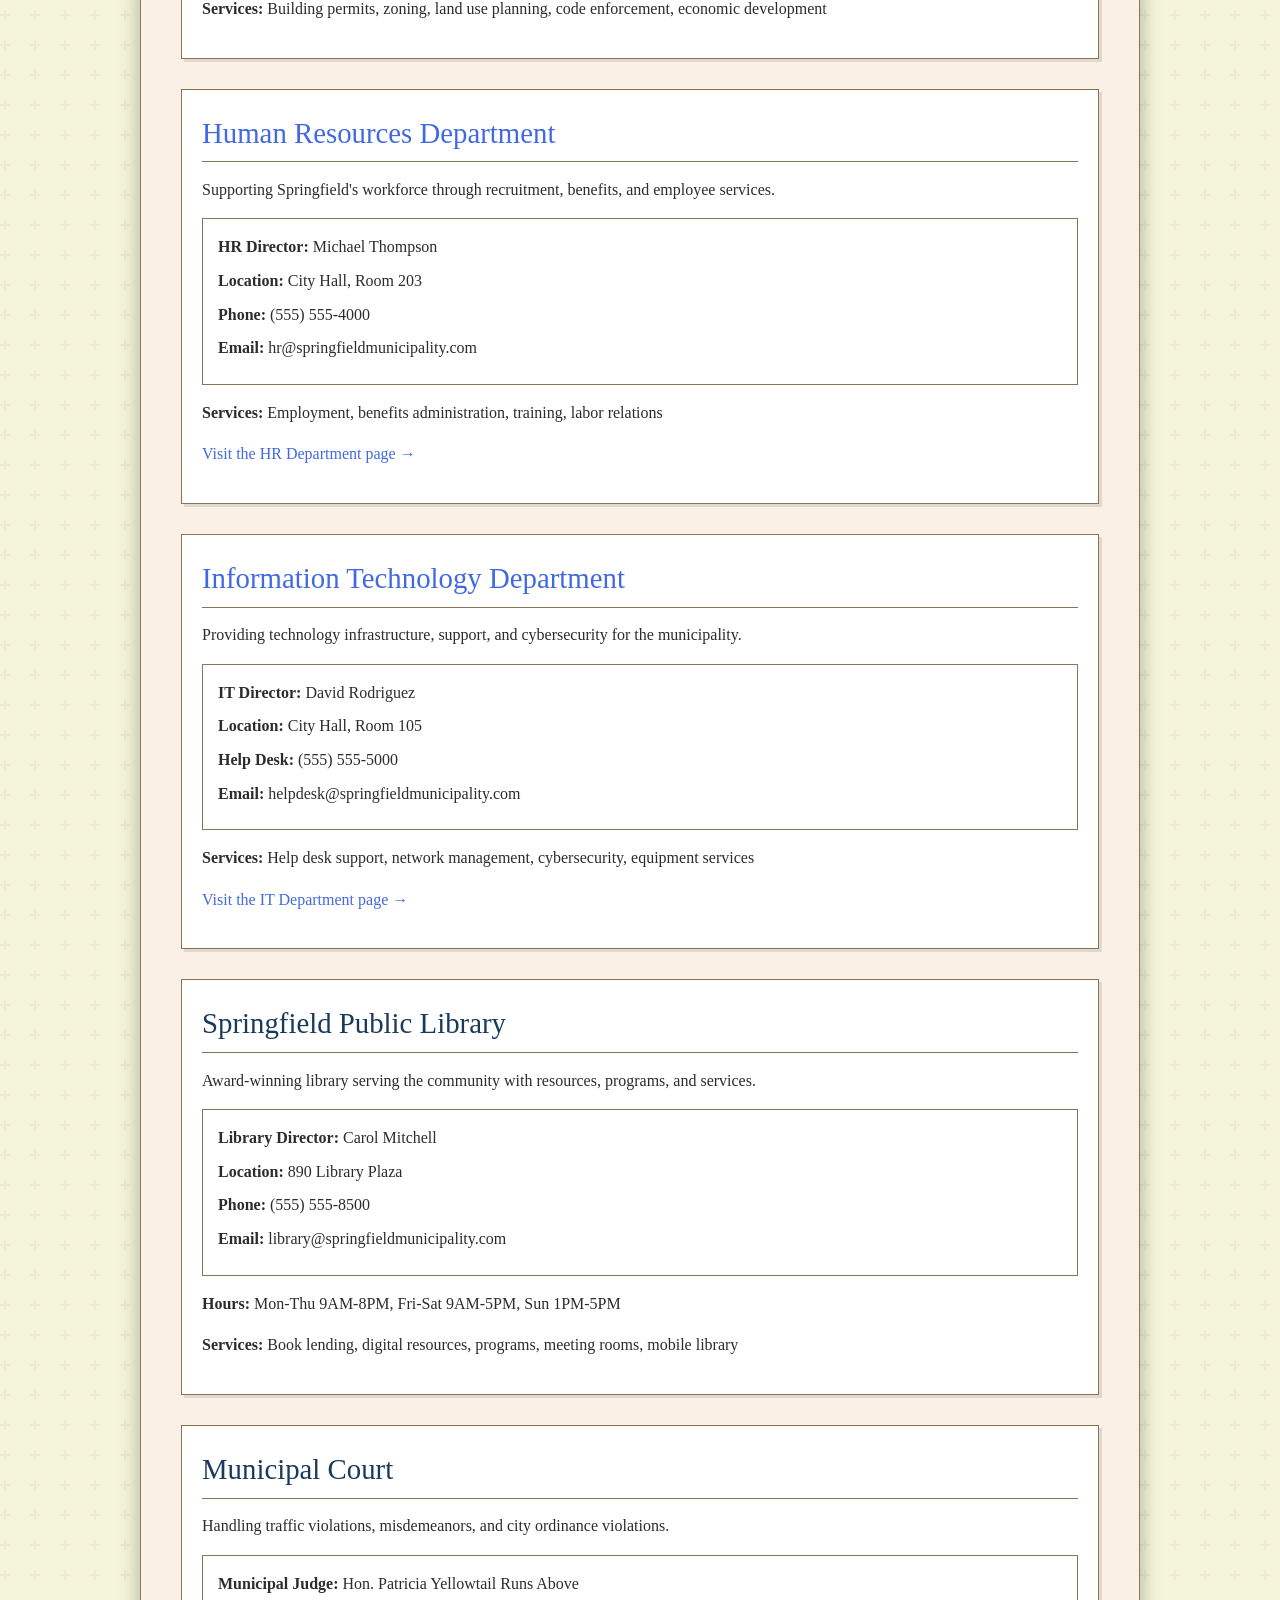
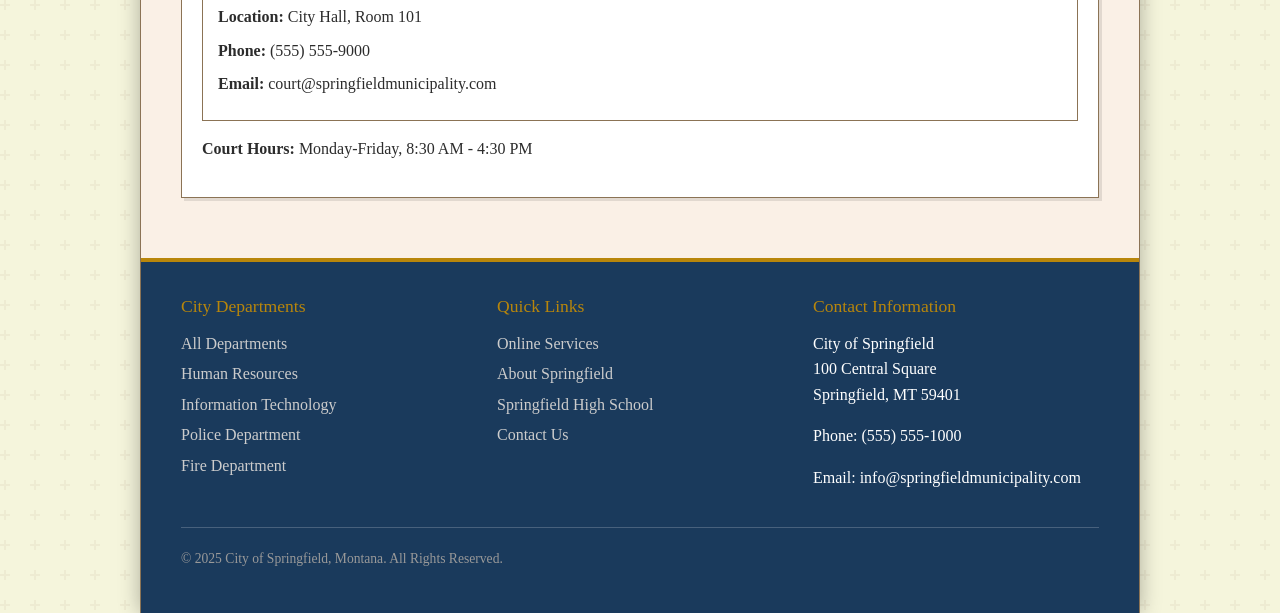
<file: docs/departments.html>
<!DOCTYPE html>
<html lang="en">
<head>
    <meta charset="UTF-8">
    <meta name="viewport" content="width=device-width, initial-scale=1.0">
    <title>City Departments - City of Springfield, Montana</title>
    <link rel="stylesheet" href="css/style.css">
    <link rel="icon" type="image/png" href="images/springfield-logo.png">
</head>
<body>
    <div class="page-container">
        <header>
            <div class="header-content">
                <img src="images/springfield-logo.png" alt="City of Springfield Seal" class="header-logo">
                <div class="header-text">
                    <h1>City of Springfield</h1>
                    <p class="tagline">Cascade County, Montana &bull; Established 1886</p>
                </div>
            </div>
        </header>

        <nav>
            <ul>
                <li><a href="index.html">Home</a></li>
                <li><a href="about.html">About Springfield</a></li>
                <li><a href="departments.html" class="active">Departments</a></li>
                <li><a href="services.html">Services</a></li>
                <li><a href="springfield-high.html">Springfield High</a></li>
                <li><a href="contact.html">Contact Us</a></li>
            </ul>
        </nav>

        <main>
            <h1>City Departments</h1>
            <p>The City of Springfield government is organized into departments to efficiently serve our community. Select a department below to learn more about their services and contact information.</p>

            <div class="content-section">
                <h2>Administration</h2>
                <p>The City Manager's Office oversees all city operations and implements policies set by City Council.</p>
                <div class="contact-info">
                    <p><strong>City Manager:</strong> Jennifer Martinez</p>
                    <p><strong>Location:</strong> City Hall, 2nd Floor</p>
                    <p><strong>Phone:</strong> (555) 555-1010</p>
                    <p><strong>Email:</strong> citymanager@springfieldmunicipality.com</p>
                </div>
            </div>

            <div class="content-section">
                <h2>Finance Department</h2>
                <p>Manages the city's financial operations including budget, accounting, utility billing, and purchasing.</p>
                <div class="contact-info">
                    <p><strong>Finance Director:</strong> Robert Anderson</p>
                    <p><strong>Location:</strong> City Hall, Room 201</p>
                    <p><strong>Phone:</strong> (555) 555-2100</p>
                    <p><strong>Email:</strong> finance@springfieldmunicipality.com</p>
                </div>
                <p><strong>Services:</strong> Utility billing, business licenses, property taxes, accounts payable</p>
            </div>

            <div class="content-section" id="police">
                <h2>Police Department</h2>
                <p>Protecting and serving the Springfield community with 38 sworn officers.</p>
                <div class="contact-info">
                    <p><strong>Chief of Police:</strong> William Harrison</p>
                    <p><strong>Location:</strong> Public Safety Building, 200 Justice Way</p>
                    <p><strong>Emergency:</strong> 911</p>
                    <p><strong>Non-Emergency:</strong> (555) 555-2000</p>
                    <p><strong>Email:</strong> police@springfieldmunicipality.com</p>
                </div>
                <p><strong>Services:</strong> Law enforcement, community policing, traffic safety, investigations, crime prevention</p>
            </div>

            <div class="content-section" id="fire">
                <h2>Fire Department</h2>
                <p>Providing fire suppression, emergency medical services, and fire prevention to Springfield.</p>
                <div class="contact-info">
                    <p><strong>Fire Chief:</strong> Thomas McCarthy</p>
                    <p><strong>Location:</strong> Fire Station 1, 150 Fire Lane</p>
                    <p><strong>Emergency:</strong> 911</p>
                    <p><strong>Non-Emergency:</strong> (555) 555-3000</p>
                    <p><strong>Email:</strong> fire@springfieldmunicipality.com</p>
                </div>
                <p><strong>Services:</strong> Fire suppression, EMS, fire inspections, community education, hazmat response</p>
            </div>

            <div class="content-section">
                <h2>Public Works Department</h2>
                <p>Maintains city infrastructure including streets, water, sewer, and stormwater systems.</p>
                <div class="contact-info">
                    <p><strong>Public Works Director:</strong> Margaret O'Brien</p>
                    <p><strong>Location:</strong> Public Works Facility, 400 Industrial Parkway</p>
                    <p><strong>Phone:</strong> (555) 555-6000</p>
                    <p><strong>After-Hours Emergency:</strong> (555) 555-6099</p>
                    <p><strong>Email:</strong> publicworks@springfieldmunicipality.com</p>
                </div>
                <p><strong>Services:</strong> Street maintenance, water/sewer service, snow removal, stormwater management</p>
            </div>

            <div class="content-section">
                <h2>Parks &amp; Recreation Department</h2>
                <p>Managing 340 acres of parkland, recreation programs, and community facilities.</p>
                <div class="contact-info">
                    <p><strong>Parks Director:</strong> Steven Parks</p>
                    <p><strong>Location:</strong> Recreation Center, 300 Park Avenue</p>
                    <p><strong>Phone:</strong> (555) 555-7500</p>
                    <p><strong>Email:</strong> parks@springfieldmunicipality.com</p>
                </div>
                <p><strong>Services:</strong> Parks maintenance, recreation programs, pool, sports facilities, special events</p>
            </div>

            <div class="content-section">
                <h2>Planning &amp; Community Development</h2>
                <p>Guiding Springfield's growth through planning, zoning, and building services.</p>
                <div class="contact-info">
                    <p><strong>Planning Director:</strong> Elizabeth Warren</p>
                    <p><strong>Location:</strong> City Hall, Room 301</p>
                    <p><strong>Phone:</strong> (555) 555-3100</p>
                    <p><strong>Email:</strong> planning@springfieldmunicipality.com</p>
                </div>
                <p><strong>Services:</strong> Building permits, zoning, land use planning, code enforcement, economic development</p>
            </div>

            <div class="content-section">
                <h2><a href="departments/hr.html">Human Resources Department</a></h2>
                <p>Supporting Springfield's workforce through recruitment, benefits, and employee services.</p>
                <div class="contact-info">
                    <p><strong>HR Director:</strong> Michael Thompson</p>
                    <p><strong>Location:</strong> City Hall, Room 203</p>
                    <p><strong>Phone:</strong> (555) 555-4000</p>
                    <p><strong>Email:</strong> hr@springfieldmunicipality.com</p>
                </div>
                <p><strong>Services:</strong> Employment, benefits administration, training, labor relations</p>
                <p><a href="departments/hr.html">Visit the HR Department page &rarr;</a></p>
            </div>

            <div class="content-section">
                <h2><a href="departments/it.html">Information Technology Department</a></h2>
                <p>Providing technology infrastructure, support, and cybersecurity for the municipality.</p>
                <div class="contact-info">
                    <p><strong>IT Director:</strong> David Rodriguez</p>
                    <p><strong>Location:</strong> City Hall, Room 105</p>
                    <p><strong>Help Desk:</strong> (555) 555-5000</p>
                    <p><strong>Email:</strong> helpdesk@springfieldmunicipality.com</p>
                </div>
                <p><strong>Services:</strong> Help desk support, network management, cybersecurity, equipment services</p>
                <p><a href="departments/it.html">Visit the IT Department page &rarr;</a></p>
            </div>

            <div class="content-section">
                <h2>Springfield Public Library</h2>
                <p>Award-winning library serving the community with resources, programs, and services.</p>
                <div class="contact-info">
                    <p><strong>Library Director:</strong> Carol Mitchell</p>
                    <p><strong>Location:</strong> 890 Library Plaza</p>
                    <p><strong>Phone:</strong> (555) 555-8500</p>
                    <p><strong>Email:</strong> library@springfieldmunicipality.com</p>
                </div>
                <p><strong>Hours:</strong> Mon-Thu 9AM-8PM, Fri-Sat 9AM-5PM, Sun 1PM-5PM</p>
                <p><strong>Services:</strong> Book lending, digital resources, programs, meeting rooms, mobile library</p>
            </div>

            <div class="content-section">
                <h2>Municipal Court</h2>
                <p>Handling traffic violations, misdemeanors, and city ordinance violations.</p>
                <div class="contact-info">
                    <p><strong>Municipal Judge:</strong> Hon. Patricia Yellowtail Runs Above</p>
                    <p><strong>Location:</strong> City Hall, Room 101</p>
                    <p><strong>Phone:</strong> (555) 555-9000</p>
                    <p><strong>Email:</strong> court@springfieldmunicipality.com</p>
                </div>
                <p><strong>Court Hours:</strong> Monday-Friday, 8:30 AM - 4:30 PM</p>
            </div>

        </main>

        <footer>
            <div class="footer-content">
                <div class="footer-section">
                    <h4>City Departments</h4>
                    <ul>
                        <li><a href="departments.html">All Departments</a></li>
                        <li><a href="departments/hr.html">Human Resources</a></li>
                        <li><a href="departments/it.html">Information Technology</a></li>
                        <li><a href="departments.html#police">Police Department</a></li>
                        <li><a href="departments.html#fire">Fire Department</a></li>
                    </ul>
                </div>
                <div class="footer-section">
                    <h4>Quick Links</h4>
                    <ul>
                        <li><a href="services.html">Online Services</a></li>
                        <li><a href="about.html">About Springfield</a></li>
                        <li><a href="springfield-high.html">Springfield High School</a></li>
                        <li><a href="contact.html">Contact Us</a></li>
                    </ul>
                </div>
                <div class="footer-section">
                    <h4>Contact Information</h4>
                    <p>City of Springfield<br>
                    100 Central Square<br>
                    Springfield, MT 59401</p>
                    <p>Phone: (555) 555-1000</p>
                    <p>Email: info@springfieldmunicipality.com</p>
                </div>
            </div>
            <div class="footer-bottom">
                <p>&copy; 2025 City of Springfield, Montana. All Rights Reserved.</p>
            </div>
        </footer>
    </div>
</body>
</html>
</file>
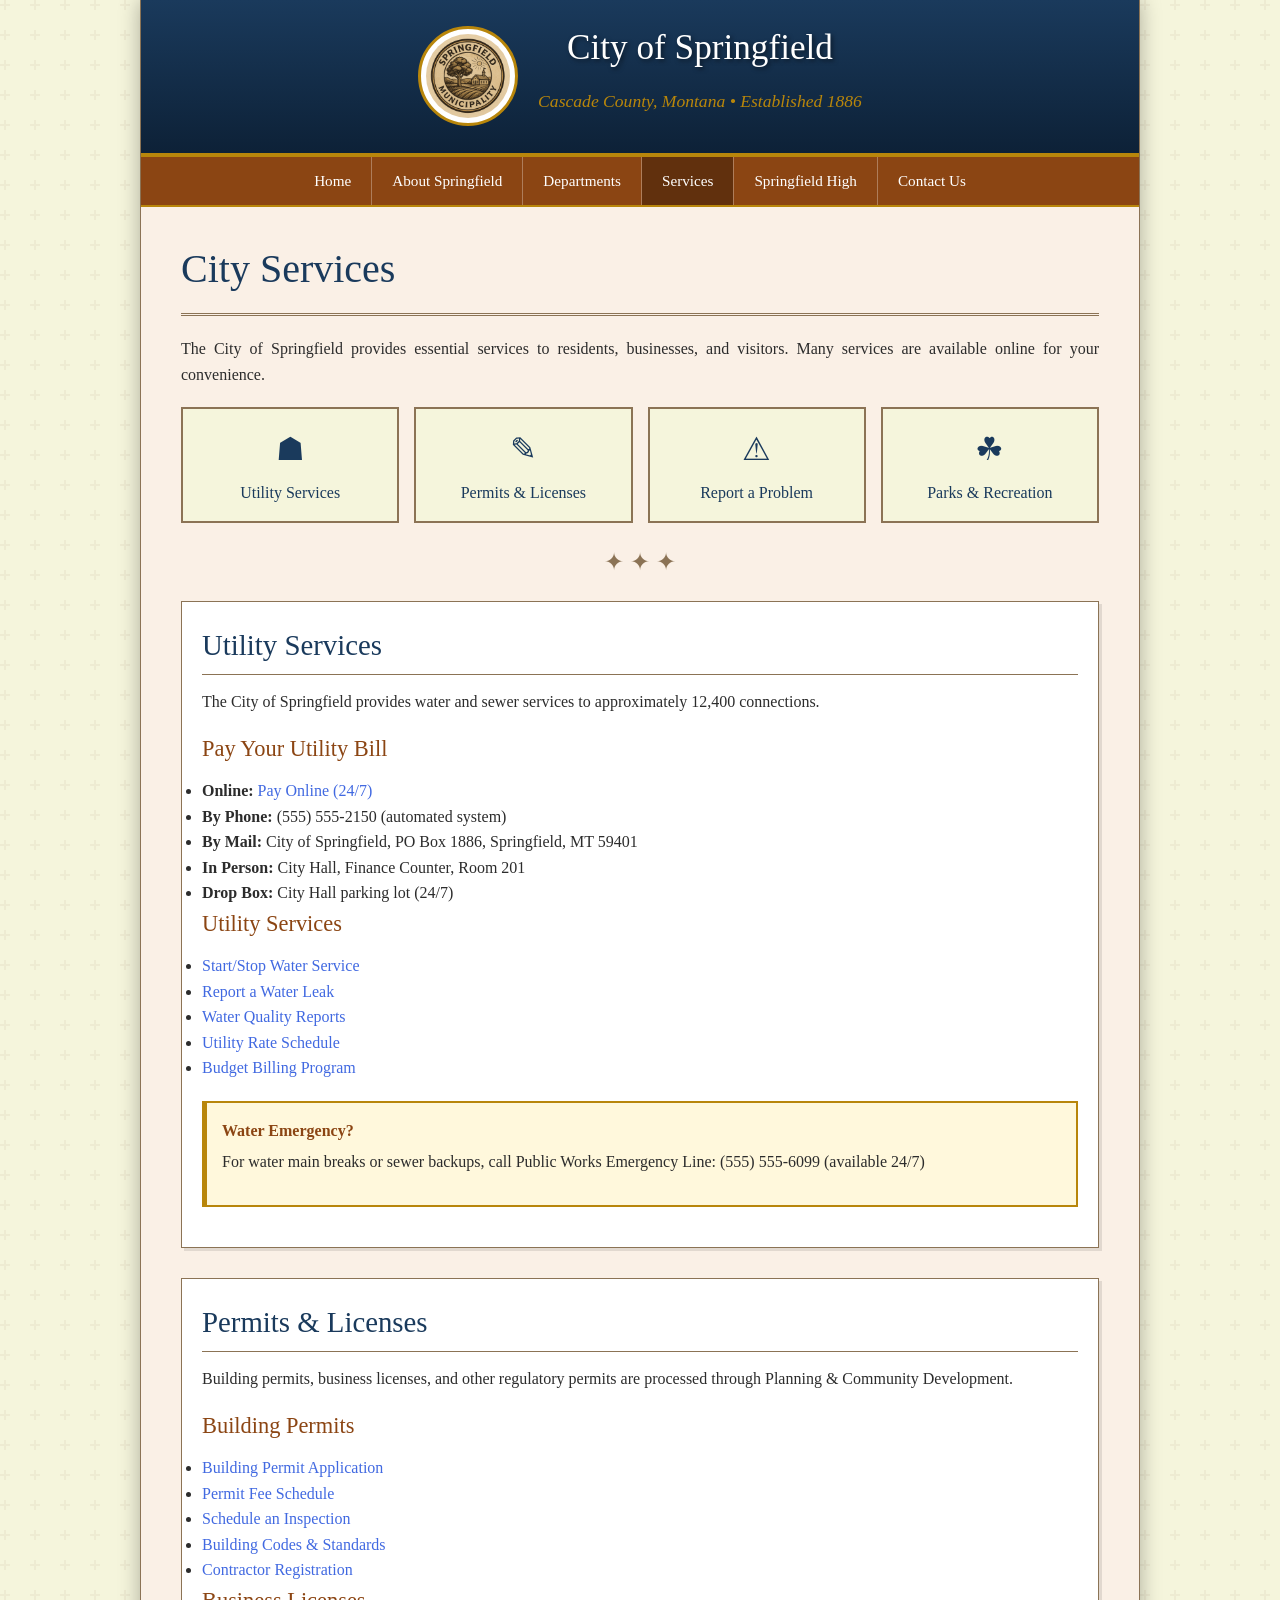
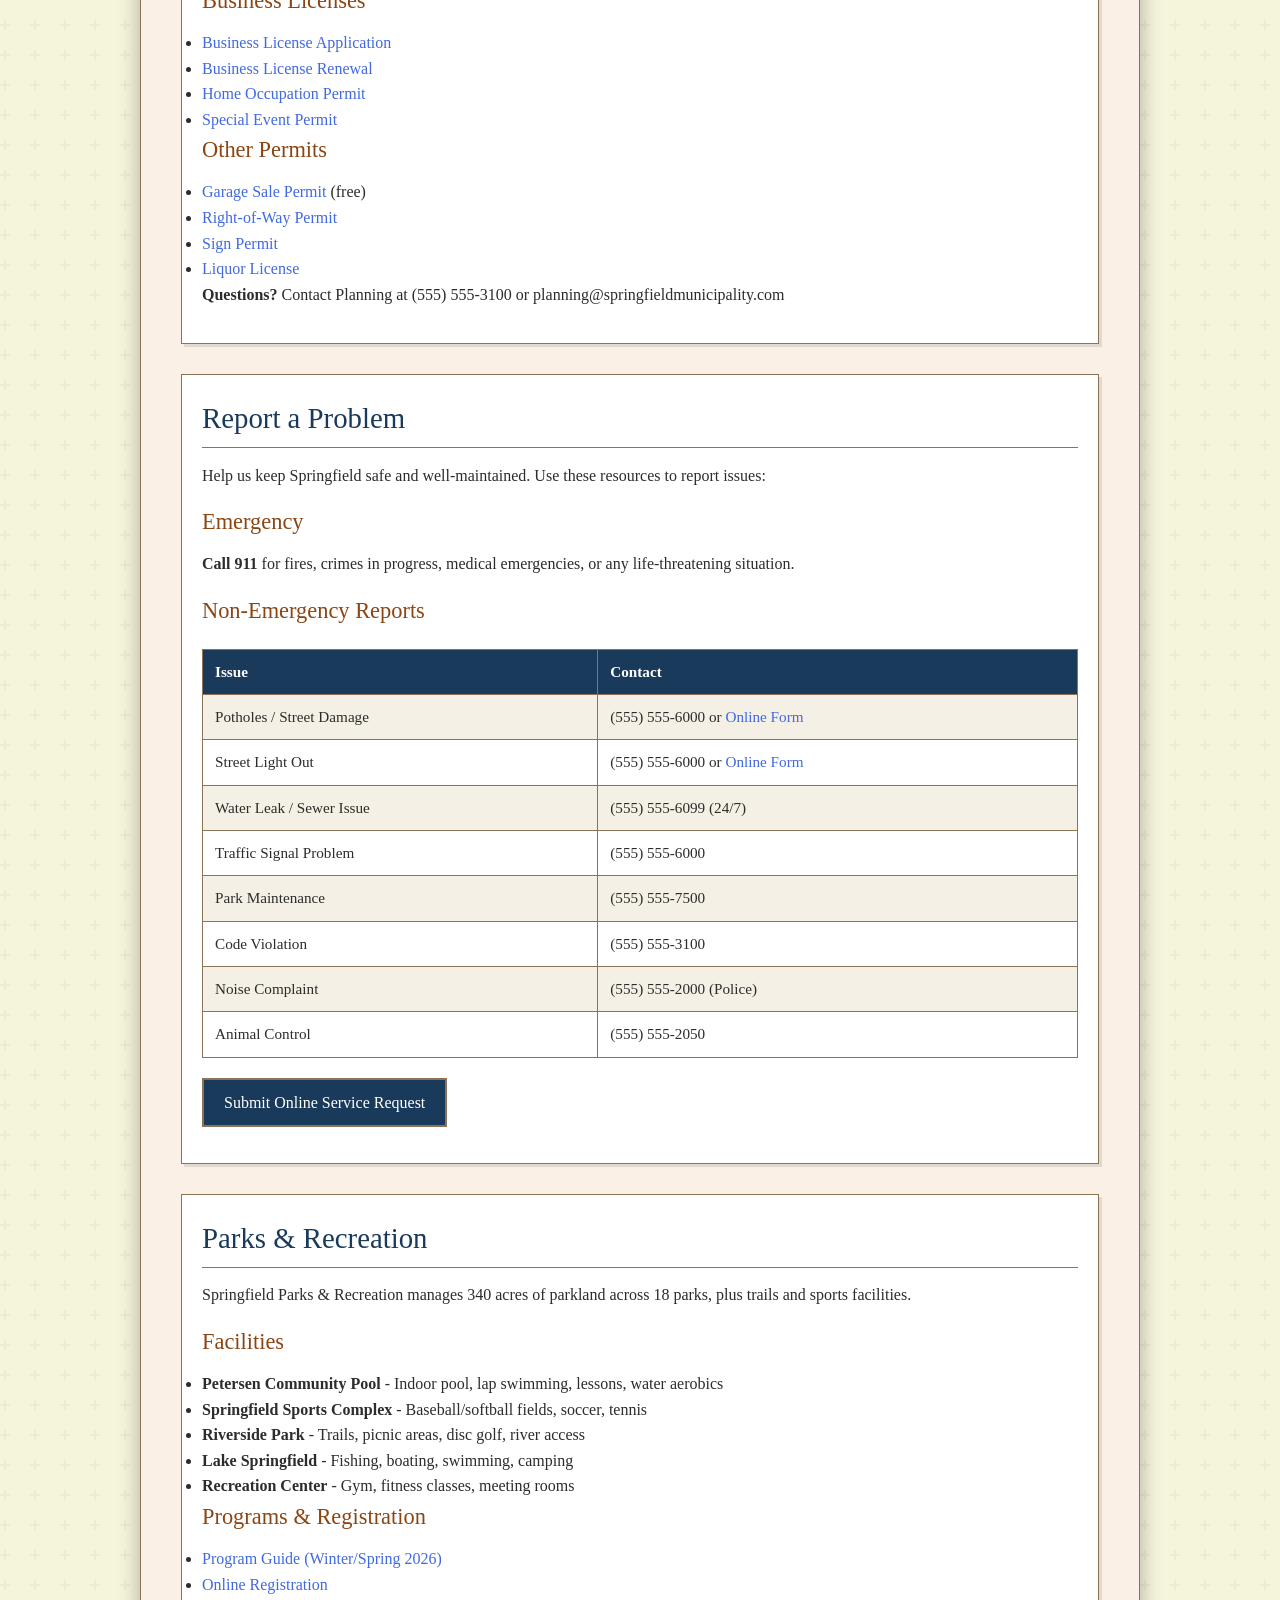
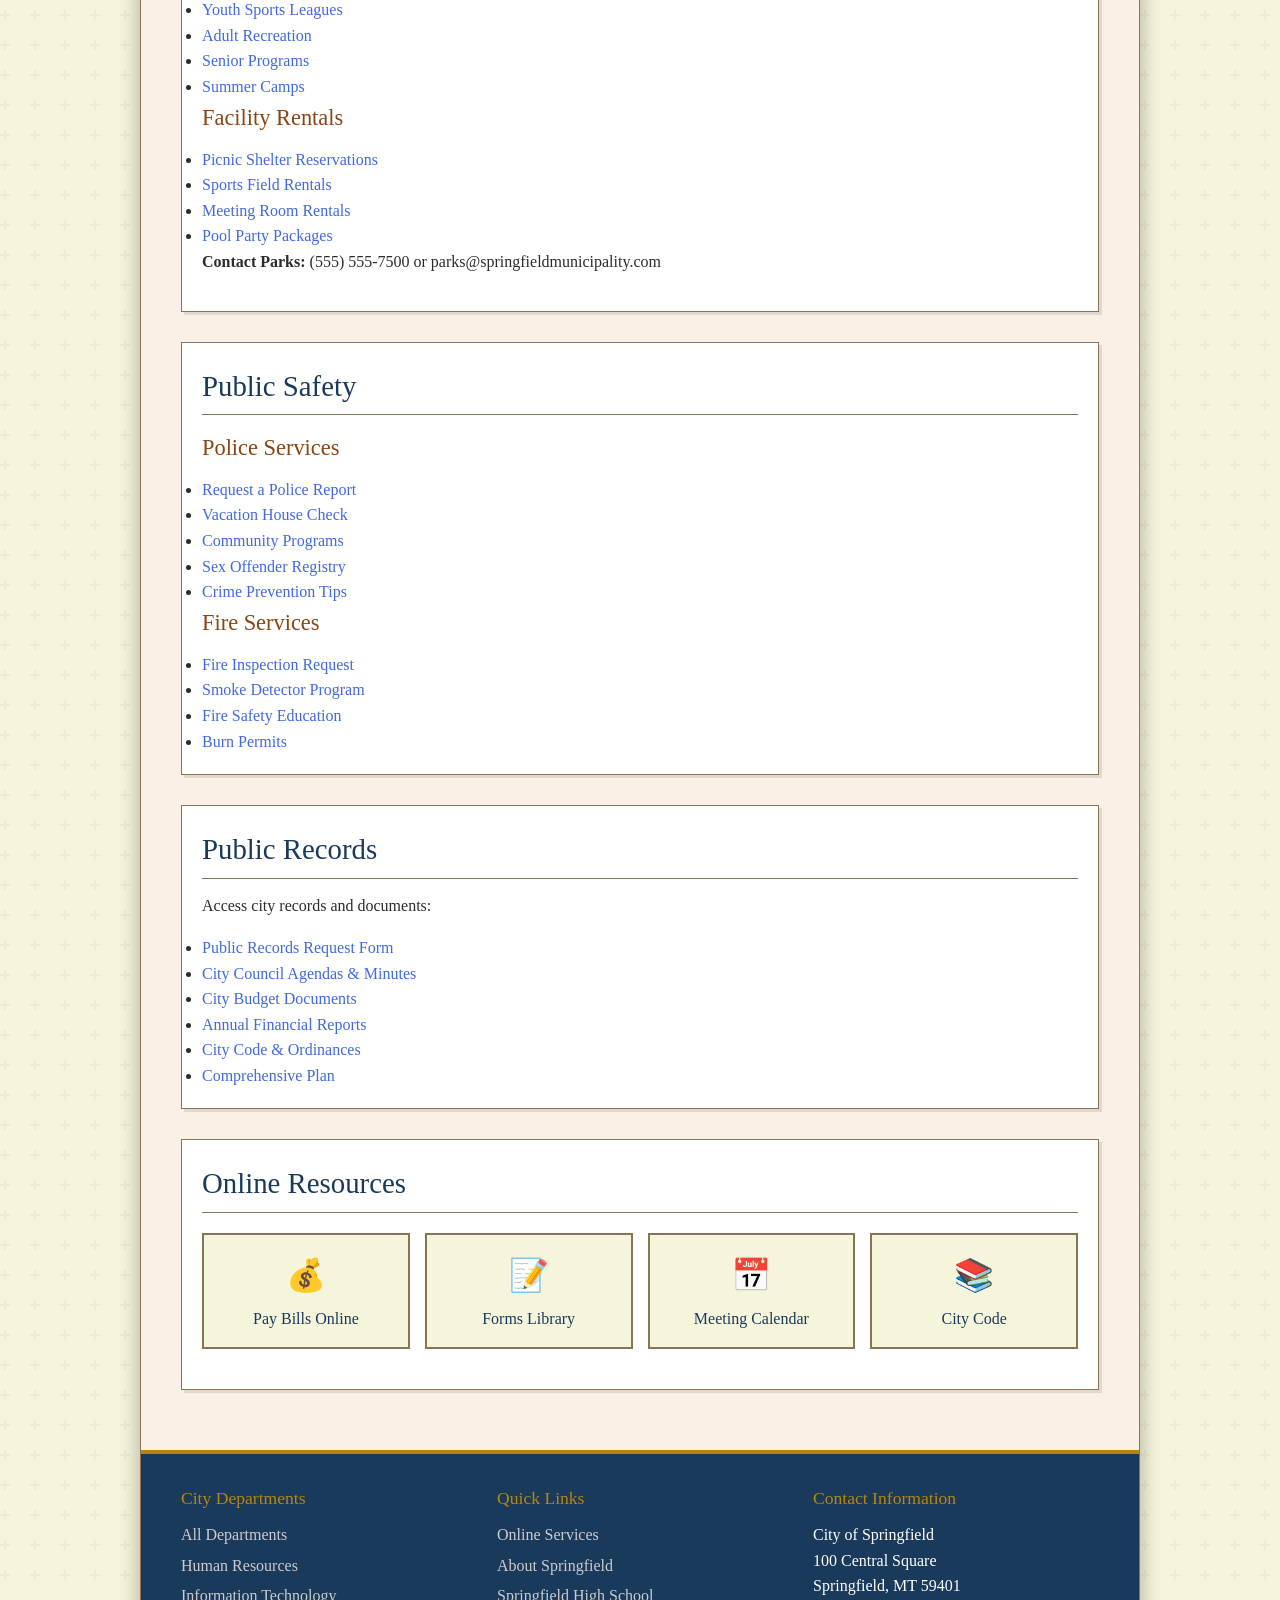
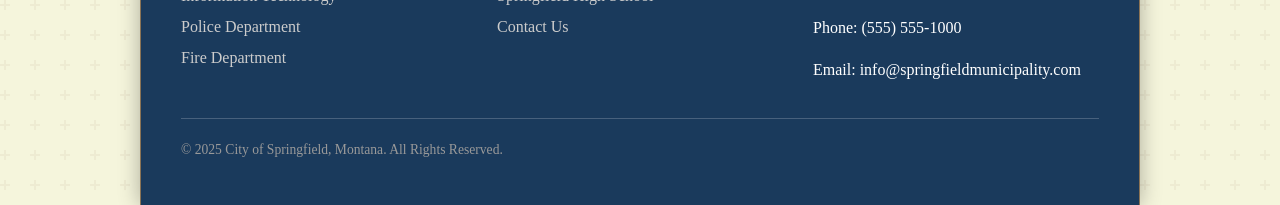
<file: docs/services.html>
<!DOCTYPE html>
<html lang="en">
<head>
    <meta charset="UTF-8">
    <meta name="viewport" content="width=device-width, initial-scale=1.0">
    <title>City Services - City of Springfield, Montana</title>
    <link rel="stylesheet" href="css/style.css">
    <link rel="icon" type="image/png" href="images/springfield-logo.png">
</head>
<body>
    <div class="page-container">
        <header>
            <div class="header-content">
                <img src="images/springfield-logo.png" alt="City of Springfield Seal" class="header-logo">
                <div class="header-text">
                    <h1>City of Springfield</h1>
                    <p class="tagline">Cascade County, Montana &bull; Established 1886</p>
                </div>
            </div>
        </header>

        <nav>
            <ul>
                <li><a href="index.html">Home</a></li>
                <li><a href="about.html">About Springfield</a></li>
                <li><a href="departments.html">Departments</a></li>
                <li><a href="services.html" class="active">Services</a></li>
                <li><a href="springfield-high.html">Springfield High</a></li>
                <li><a href="contact.html">Contact Us</a></li>
            </ul>
        </nav>

        <main>
            <h1>City Services</h1>
            <p>The City of Springfield provides essential services to residents, businesses, and visitors. Many services are available online for your convenience.</p>

            <div class="quick-links">
                <a href="#utilities" class="quick-link">
                    <span class="quick-link-icon">&#9751;</span>
                    Utility Services
                </a>
                <a href="#permits" class="quick-link">
                    <span class="quick-link-icon">&#9998;</span>
                    Permits &amp; Licenses
                </a>
                <a href="#report" class="quick-link">
                    <span class="quick-link-icon">&#9888;</span>
                    Report a Problem
                </a>
                <a href="#recreation" class="quick-link">
                    <span class="quick-link-icon">&#9752;</span>
                    Parks &amp; Recreation
                </a>
            </div>

            <div class="ornament">&#10022; &#10022; &#10022;</div>

            <div class="content-section" id="utilities">
                <h2>Utility Services</h2>
                <p>The City of Springfield provides water and sewer services to approximately 12,400 connections.</p>

                <h3>Pay Your Utility Bill</h3>
                <ul>
                    <li><strong>Online:</strong> <a href="#">Pay Online (24/7)</a></li>
                    <li><strong>By Phone:</strong> (555) 555-2150 (automated system)</li>
                    <li><strong>By Mail:</strong> City of Springfield, PO Box 1886, Springfield, MT 59401</li>
                    <li><strong>In Person:</strong> City Hall, Finance Counter, Room 201</li>
                    <li><strong>Drop Box:</strong> City Hall parking lot (24/7)</li>
                </ul>

                <h3>Utility Services</h3>
                <ul>
                    <li><a href="#">Start/Stop Water Service</a></li>
                    <li><a href="#">Report a Water Leak</a></li>
                    <li><a href="#">Water Quality Reports</a></li>
                    <li><a href="#">Utility Rate Schedule</a></li>
                    <li><a href="#">Budget Billing Program</a></li>
                </ul>

                <div class="notice">
                    <p class="notice-title">Water Emergency?</p>
                    <p>For water main breaks or sewer backups, call Public Works Emergency Line: (555) 555-6099 (available 24/7)</p>
                </div>
            </div>

            <div class="content-section" id="permits">
                <h2>Permits &amp; Licenses</h2>
                <p>Building permits, business licenses, and other regulatory permits are processed through Planning &amp; Community Development.</p>

                <h3>Building Permits</h3>
                <ul>
                    <li><a href="#">Building Permit Application</a></li>
                    <li><a href="#">Permit Fee Schedule</a></li>
                    <li><a href="#">Schedule an Inspection</a></li>
                    <li><a href="#">Building Codes &amp; Standards</a></li>
                    <li><a href="#">Contractor Registration</a></li>
                </ul>

                <h3>Business Licenses</h3>
                <ul>
                    <li><a href="#">Business License Application</a></li>
                    <li><a href="#">Business License Renewal</a></li>
                    <li><a href="#">Home Occupation Permit</a></li>
                    <li><a href="#">Special Event Permit</a></li>
                </ul>

                <h3>Other Permits</h3>
                <ul>
                    <li><a href="#">Garage Sale Permit</a> (free)</li>
                    <li><a href="#">Right-of-Way Permit</a></li>
                    <li><a href="#">Sign Permit</a></li>
                    <li><a href="#">Liquor License</a></li>
                </ul>

                <p><strong>Questions?</strong> Contact Planning at (555) 555-3100 or planning@springfieldmunicipality.com</p>
            </div>

            <div class="content-section" id="report">
                <h2>Report a Problem</h2>
                <p>Help us keep Springfield safe and well-maintained. Use these resources to report issues:</p>

                <h3>Emergency</h3>
                <p><strong>Call 911</strong> for fires, crimes in progress, medical emergencies, or any life-threatening situation.</p>

                <h3>Non-Emergency Reports</h3>
                <table>
                    <tr>
                        <th>Issue</th>
                        <th>Contact</th>
                    </tr>
                    <tr>
                        <td>Potholes / Street Damage</td>
                        <td>(555) 555-6000 or <a href="#">Online Form</a></td>
                    </tr>
                    <tr>
                        <td>Street Light Out</td>
                        <td>(555) 555-6000 or <a href="#">Online Form</a></td>
                    </tr>
                    <tr>
                        <td>Water Leak / Sewer Issue</td>
                        <td>(555) 555-6099 (24/7)</td>
                    </tr>
                    <tr>
                        <td>Traffic Signal Problem</td>
                        <td>(555) 555-6000</td>
                    </tr>
                    <tr>
                        <td>Park Maintenance</td>
                        <td>(555) 555-7500</td>
                    </tr>
                    <tr>
                        <td>Code Violation</td>
                        <td>(555) 555-3100</td>
                    </tr>
                    <tr>
                        <td>Noise Complaint</td>
                        <td>(555) 555-2000 (Police)</td>
                    </tr>
                    <tr>
                        <td>Animal Control</td>
                        <td>(555) 555-2050</td>
                    </tr>
                </table>

                <p><a href="#" class="btn">Submit Online Service Request</a></p>
            </div>

            <div class="content-section" id="recreation">
                <h2>Parks &amp; Recreation</h2>
                <p>Springfield Parks &amp; Recreation manages 340 acres of parkland across 18 parks, plus trails and sports facilities.</p>

                <h3>Facilities</h3>
                <ul>
                    <li><strong>Petersen Community Pool</strong> - Indoor pool, lap swimming, lessons, water aerobics</li>
                    <li><strong>Springfield Sports Complex</strong> - Baseball/softball fields, soccer, tennis</li>
                    <li><strong>Riverside Park</strong> - Trails, picnic areas, disc golf, river access</li>
                    <li><strong>Lake Springfield</strong> - Fishing, boating, swimming, camping</li>
                    <li><strong>Recreation Center</strong> - Gym, fitness classes, meeting rooms</li>
                </ul>

                <h3>Programs &amp; Registration</h3>
                <ul>
                    <li><a href="#">Program Guide (Winter/Spring 2026)</a></li>
                    <li><a href="#">Online Registration</a></li>
                    <li><a href="#">Youth Sports Leagues</a></li>
                    <li><a href="#">Adult Recreation</a></li>
                    <li><a href="#">Senior Programs</a></li>
                    <li><a href="#">Summer Camps</a></li>
                </ul>

                <h3>Facility Rentals</h3>
                <ul>
                    <li><a href="#">Picnic Shelter Reservations</a></li>
                    <li><a href="#">Sports Field Rentals</a></li>
                    <li><a href="#">Meeting Room Rentals</a></li>
                    <li><a href="#">Pool Party Packages</a></li>
                </ul>

                <p><strong>Contact Parks:</strong> (555) 555-7500 or parks@springfieldmunicipality.com</p>
            </div>

            <div class="content-section">
                <h2>Public Safety</h2>

                <h3>Police Services</h3>
                <ul>
                    <li><a href="#">Request a Police Report</a></li>
                    <li><a href="#">Vacation House Check</a></li>
                    <li><a href="#">Community Programs</a></li>
                    <li><a href="#">Sex Offender Registry</a></li>
                    <li><a href="#">Crime Prevention Tips</a></li>
                </ul>

                <h3>Fire Services</h3>
                <ul>
                    <li><a href="#">Fire Inspection Request</a></li>
                    <li><a href="#">Smoke Detector Program</a></li>
                    <li><a href="#">Fire Safety Education</a></li>
                    <li><a href="#">Burn Permits</a></li>
                </ul>
            </div>

            <div class="content-section">
                <h2>Public Records</h2>
                <p>Access city records and documents:</p>
                <ul>
                    <li><a href="#">Public Records Request Form</a></li>
                    <li><a href="#">City Council Agendas &amp; Minutes</a></li>
                    <li><a href="#">City Budget Documents</a></li>
                    <li><a href="#">Annual Financial Reports</a></li>
                    <li><a href="#">City Code &amp; Ordinances</a></li>
                    <li><a href="#">Comprehensive Plan</a></li>
                </ul>
            </div>

            <div class="content-section">
                <h2>Online Resources</h2>
                <div class="quick-links">
                    <a href="#" class="quick-link">
                        <span class="quick-link-icon">&#128176;</span>
                        Pay Bills Online
                    </a>
                    <a href="#" class="quick-link">
                        <span class="quick-link-icon">&#128221;</span>
                        Forms Library
                    </a>
                    <a href="#" class="quick-link">
                        <span class="quick-link-icon">&#128197;</span>
                        Meeting Calendar
                    </a>
                    <a href="#" class="quick-link">
                        <span class="quick-link-icon">&#128218;</span>
                        City Code
                    </a>
                </div>
            </div>

        </main>

        <footer>
            <div class="footer-content">
                <div class="footer-section">
                    <h4>City Departments</h4>
                    <ul>
                        <li><a href="departments.html">All Departments</a></li>
                        <li><a href="departments/hr.html">Human Resources</a></li>
                        <li><a href="departments/it.html">Information Technology</a></li>
                        <li><a href="departments.html#police">Police Department</a></li>
                        <li><a href="departments.html#fire">Fire Department</a></li>
                    </ul>
                </div>
                <div class="footer-section">
                    <h4>Quick Links</h4>
                    <ul>
                        <li><a href="services.html">Online Services</a></li>
                        <li><a href="about.html">About Springfield</a></li>
                        <li><a href="springfield-high.html">Springfield High School</a></li>
                        <li><a href="contact.html">Contact Us</a></li>
                    </ul>
                </div>
                <div class="footer-section">
                    <h4>Contact Information</h4>
                    <p>City of Springfield<br>
                    100 Central Square<br>
                    Springfield, MT 59401</p>
                    <p>Phone: (555) 555-1000</p>
                    <p>Email: info@springfieldmunicipality.com</p>
                </div>
            </div>
            <div class="footer-bottom">
                <p>&copy; 2025 City of Springfield, Montana. All Rights Reserved.</p>
            </div>
        </footer>
    </div>
</body>
</html>
</file>
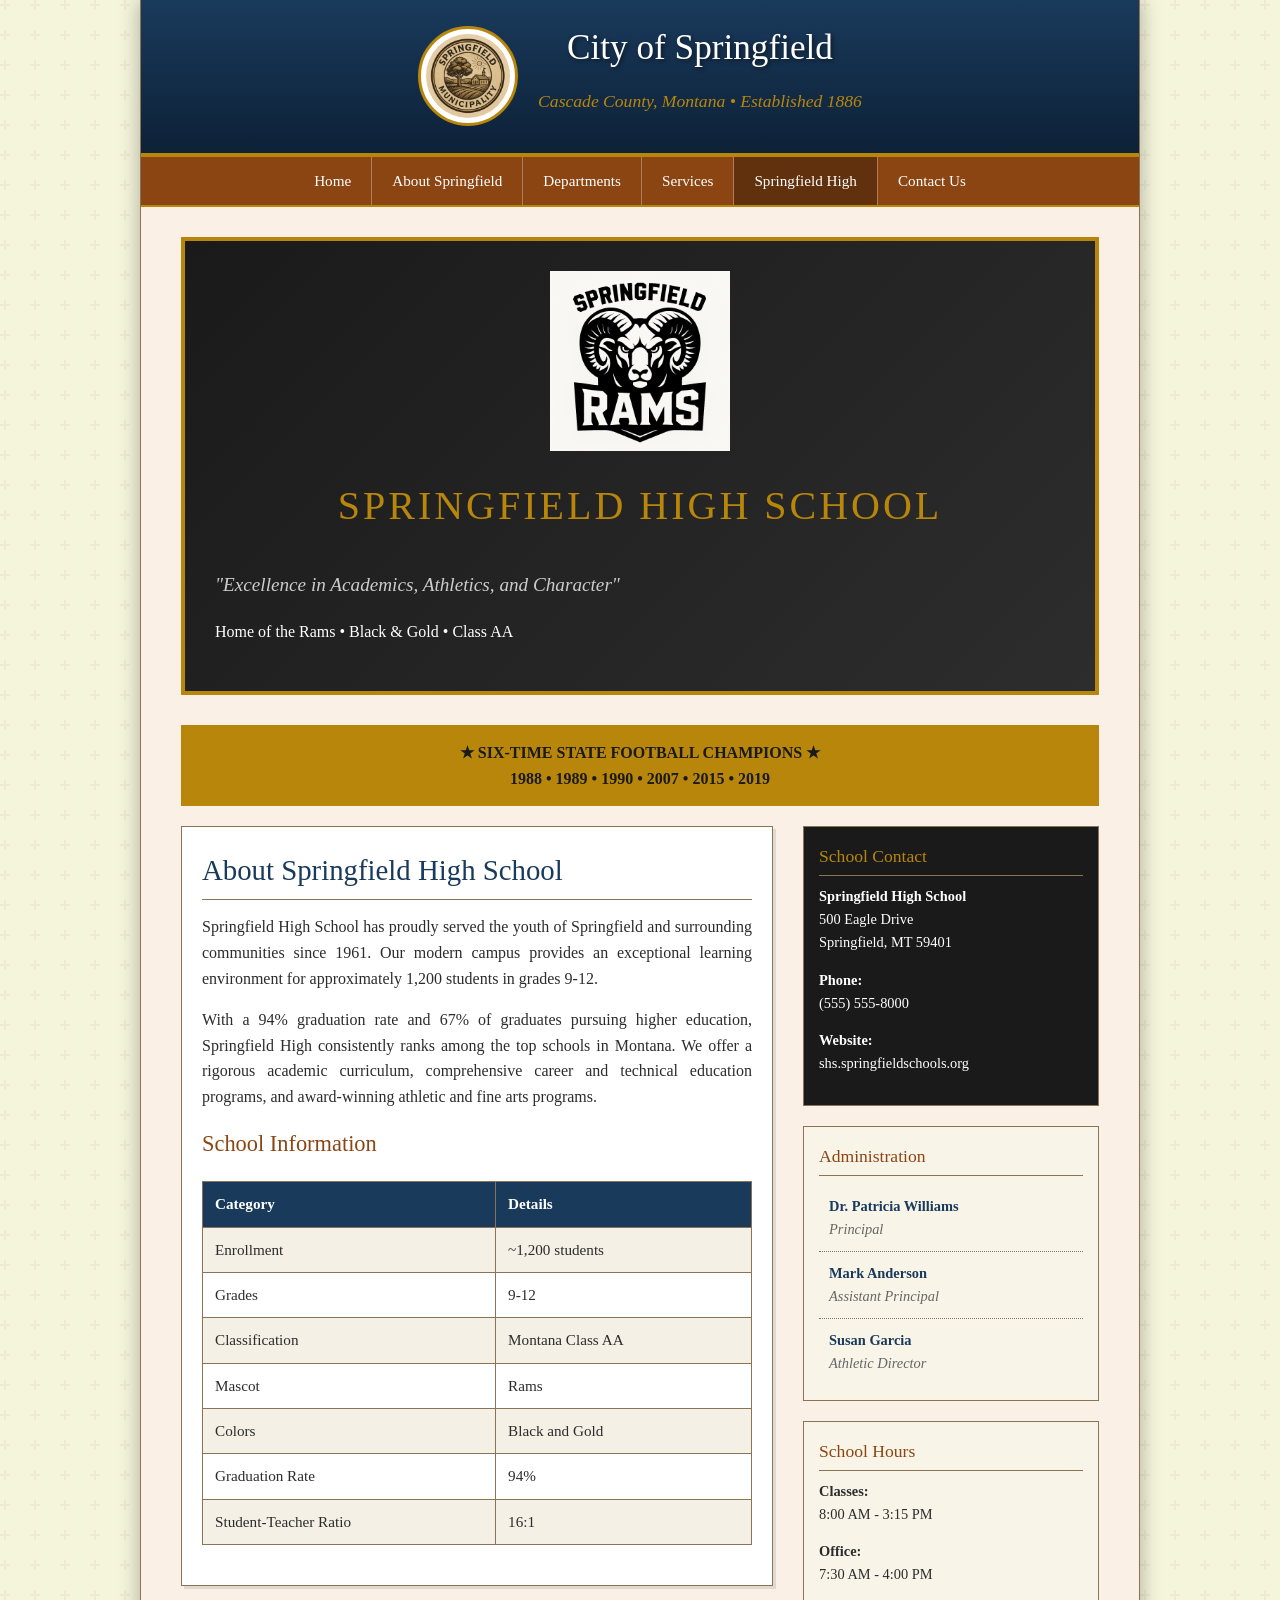
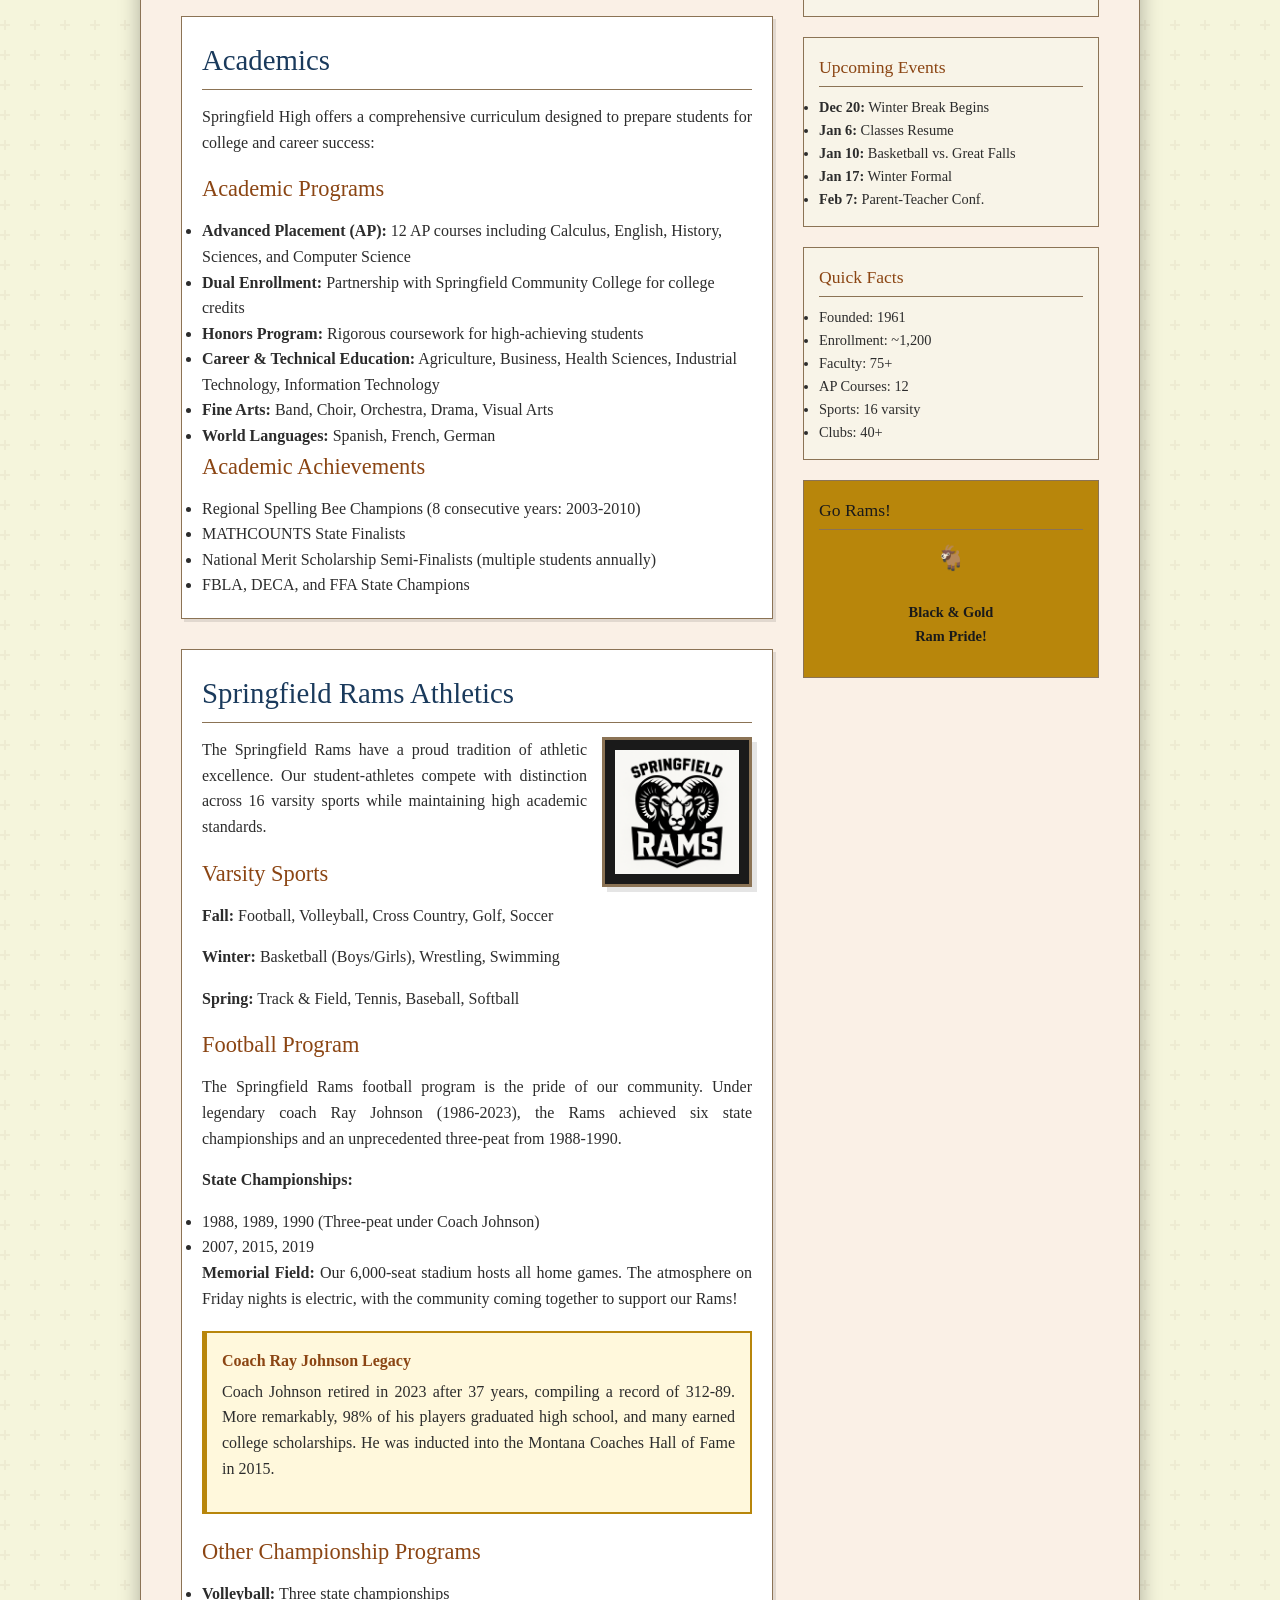
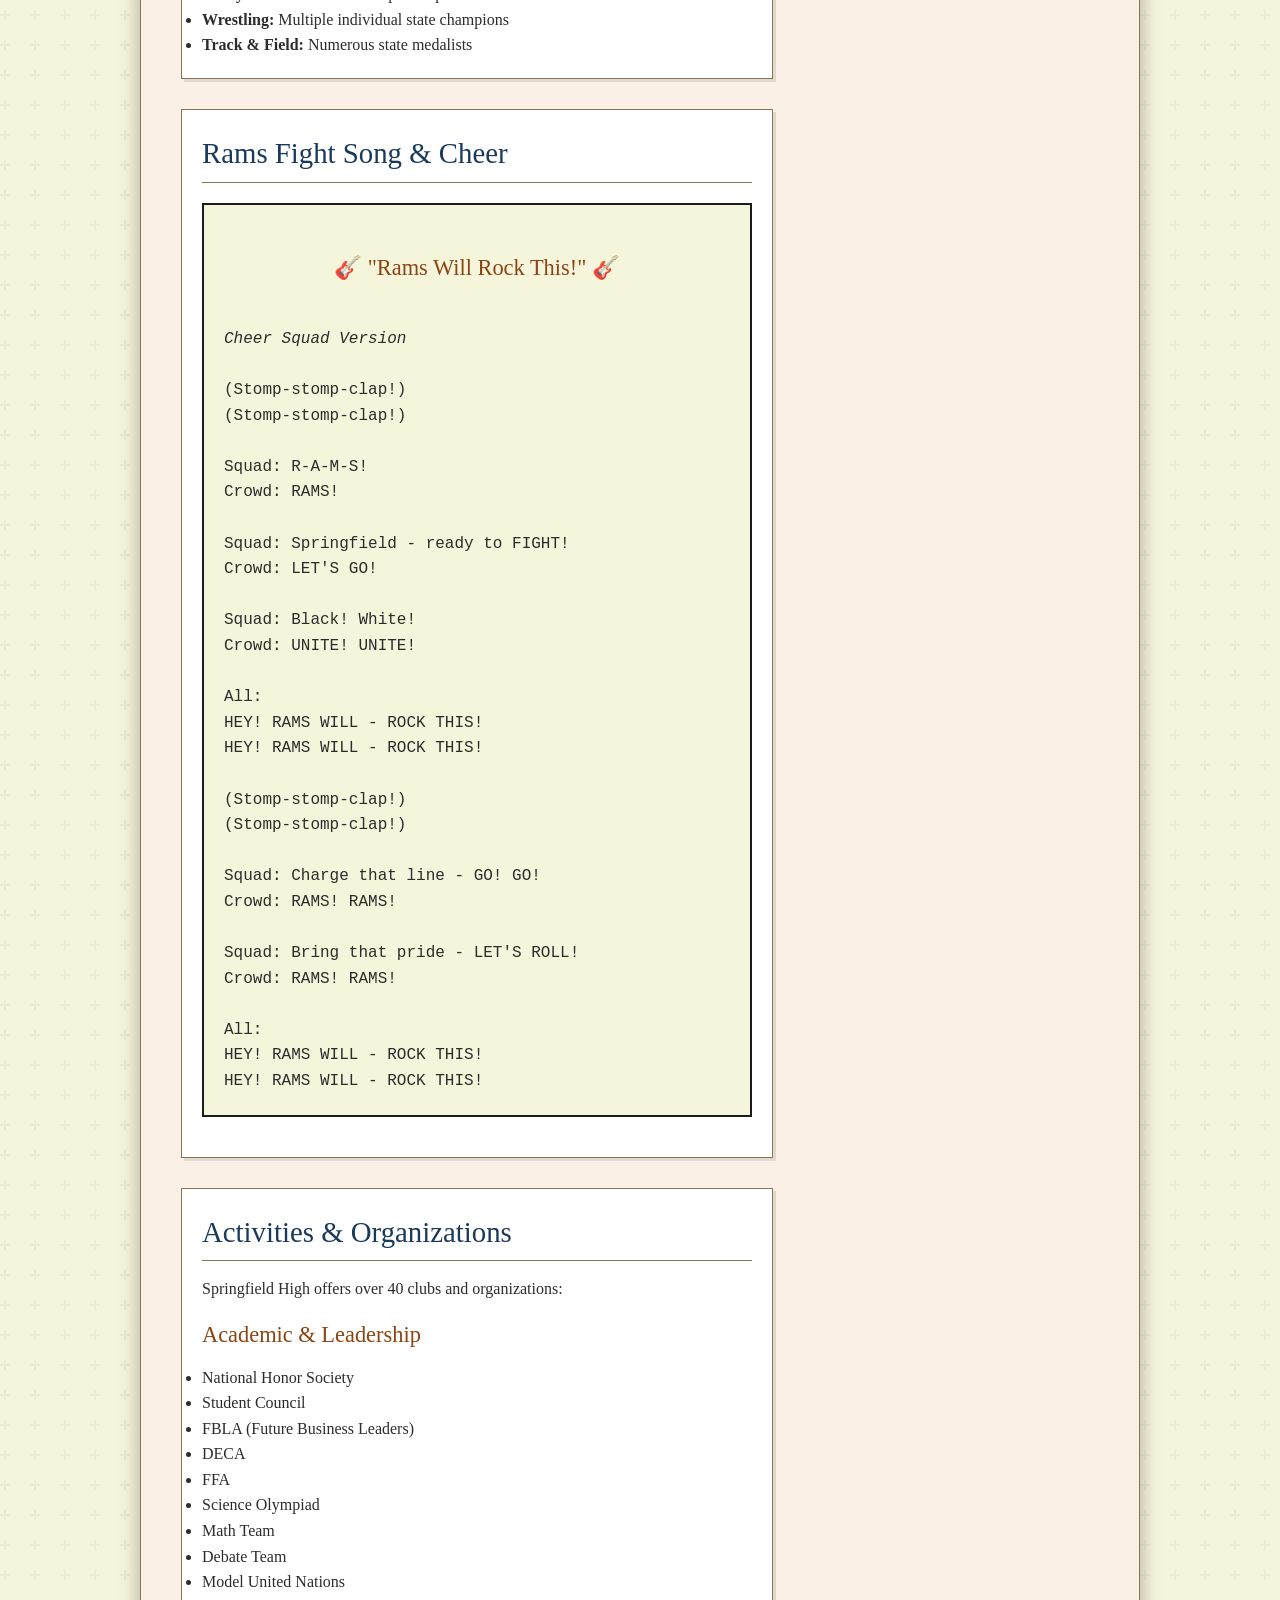
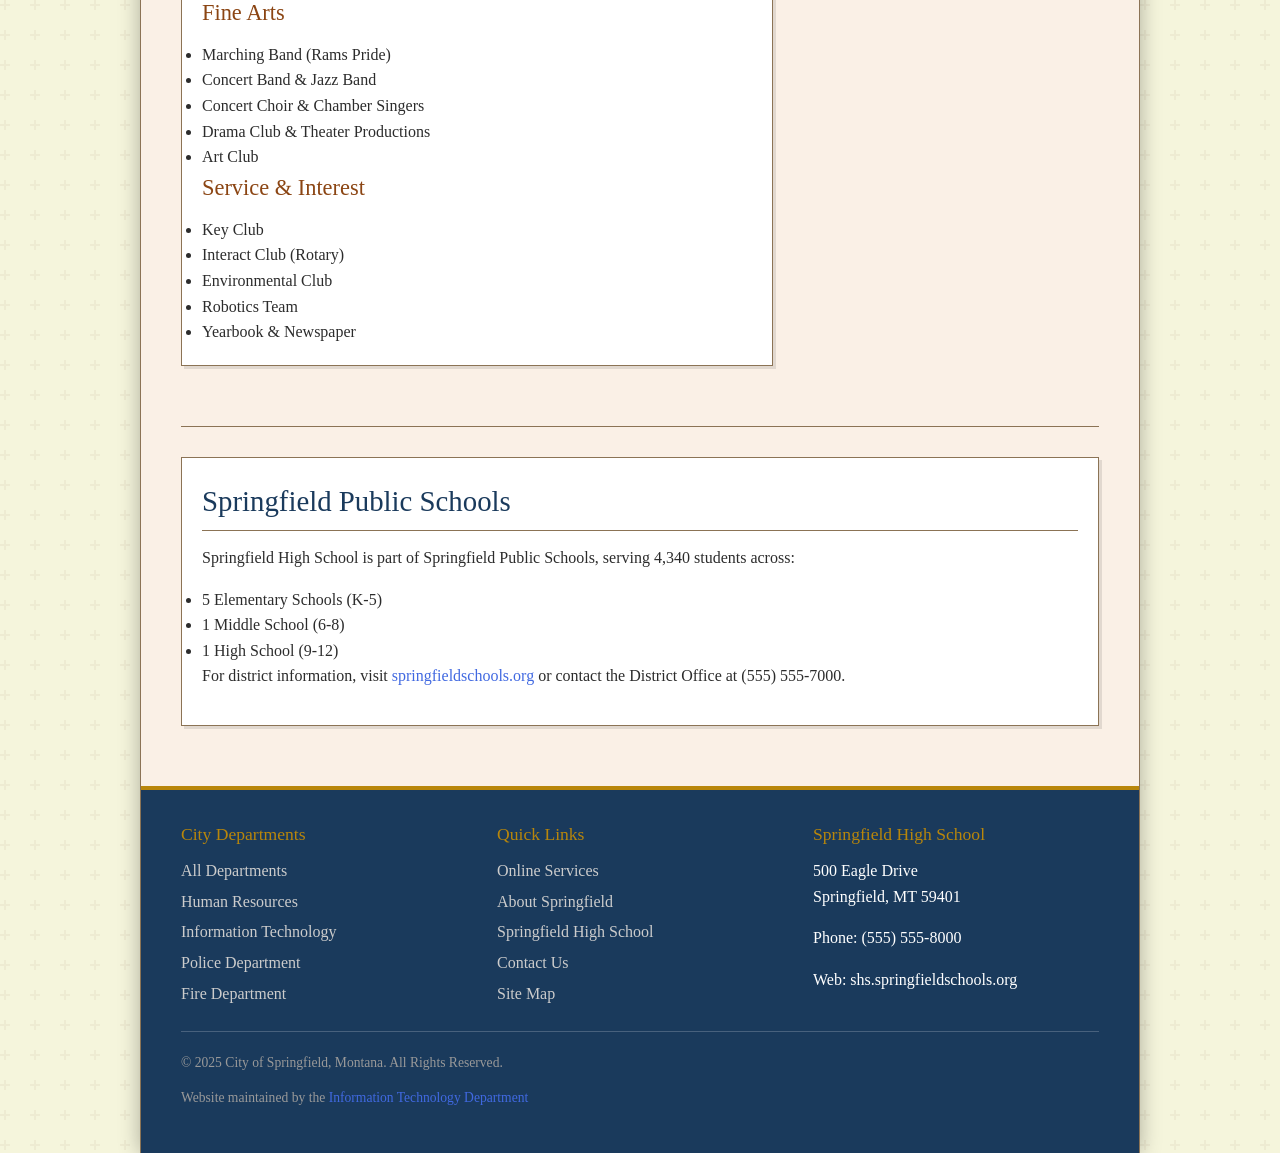
<file: docs/springfield-high.html>
<!DOCTYPE html>
<html lang="en">
<head>
    <meta charset="UTF-8">
    <meta name="viewport" content="width=device-width, initial-scale=1.0">
    <title>Springfield High School - Home of the Rams</title>
    <link rel="stylesheet" href="css/style.css">
    <link rel="icon" type="image/png" href="images/springfield-logo.png">
    <style>
        .rams-header {
            background: linear-gradient(135deg, #1a1a1a 0%, #2d2d2d 100%);
            color: white;
            padding: 30px;
            text-align: center;
            border: 4px solid #b8860b;
            margin-bottom: 30px;
        }
        .rams-header img {
            max-width: 180px;
            margin-bottom: 15px;
        }
        .rams-header h1 {
            color: #b8860b;
            border: none;
            text-transform: uppercase;
            letter-spacing: 3px;
        }
        .rams-header .school-motto {
            font-style: italic;
            color: #ccc;
            font-size: 1.2rem;
        }
        .championship-banner {
            background: #b8860b;
            color: #1a1a1a;
            padding: 15px;
            text-align: center;
            font-weight: bold;
            margin-bottom: 20px;
        }
        .fight-song {
            background: #f5f5dc;
            border: 2px solid #1a1a1a;
            padding: 20px;
            font-family: 'Courier New', monospace;
            white-space: pre-line;
            margin: 20px 0;
        }
        .fight-song h3 {
            text-align: center;
            margin-bottom: 15px;
        }
    </style>
</head>
<body>
    <div class="page-container">
        <header>
            <div class="header-content">
                <img src="images/springfield-logo.png" alt="City of Springfield Seal" class="header-logo">
                <div class="header-text">
                    <h1>City of Springfield</h1>
                    <p class="tagline">Cascade County, Montana &bull; Established 1886</p>
                </div>
            </div>
        </header>

        <nav>
            <ul>
                <li><a href="index.html">Home</a></li>
                <li><a href="about.html">About Springfield</a></li>
                <li><a href="departments.html">Departments</a></li>
                <li><a href="services.html">Services</a></li>
                <li><a href="springfield-high.html" class="active">Springfield High</a></li>
                <li><a href="contact.html">Contact Us</a></li>
            </ul>
        </nav>

        <main>
            <div class="rams-header">
                <img src="images/springfield-rams.png" alt="Springfield Rams Logo">
                <h1>Springfield High School</h1>
                <p class="school-motto">"Excellence in Academics, Athletics, and Character"</p>
                <p>Home of the Rams &bull; Black &amp; Gold &bull; Class AA</p>
            </div>

            <div class="championship-banner">
                &#9733; SIX-TIME STATE FOOTBALL CHAMPIONS &#9733;<br>
                1988 &bull; 1989 &bull; 1990 &bull; 2007 &bull; 2015 &bull; 2019
            </div>

            <div class="two-column">
                <div class="main-column">
                    <div class="content-section">
                        <h2>About Springfield High School</h2>
                        <p>Springfield High School has proudly served the youth of Springfield and surrounding communities since 1961. Our modern campus provides an exceptional learning environment for approximately 1,200 students in grades 9-12.</p>
                        <p>With a 94% graduation rate and 67% of graduates pursuing higher education, Springfield High consistently ranks among the top schools in Montana. We offer a rigorous academic curriculum, comprehensive career and technical education programs, and award-winning athletic and fine arts programs.</p>

                        <h3>School Information</h3>
                        <table>
                            <tr>
                                <th>Category</th>
                                <th>Details</th>
                            </tr>
                            <tr>
                                <td>Enrollment</td>
                                <td>~1,200 students</td>
                            </tr>
                            <tr>
                                <td>Grades</td>
                                <td>9-12</td>
                            </tr>
                            <tr>
                                <td>Classification</td>
                                <td>Montana Class AA</td>
                            </tr>
                            <tr>
                                <td>Mascot</td>
                                <td>Rams</td>
                            </tr>
                            <tr>
                                <td>Colors</td>
                                <td>Black and Gold</td>
                            </tr>
                            <tr>
                                <td>Graduation Rate</td>
                                <td>94%</td>
                            </tr>
                            <tr>
                                <td>Student-Teacher Ratio</td>
                                <td>16:1</td>
                            </tr>
                        </table>
                    </div>

                    <div class="content-section">
                        <h2>Academics</h2>
                        <p>Springfield High offers a comprehensive curriculum designed to prepare students for college and career success:</p>

                        <h3>Academic Programs</h3>
                        <ul>
                            <li><strong>Advanced Placement (AP):</strong> 12 AP courses including Calculus, English, History, Sciences, and Computer Science</li>
                            <li><strong>Dual Enrollment:</strong> Partnership with Springfield Community College for college credits</li>
                            <li><strong>Honors Program:</strong> Rigorous coursework for high-achieving students</li>
                            <li><strong>Career &amp; Technical Education:</strong> Agriculture, Business, Health Sciences, Industrial Technology, Information Technology</li>
                            <li><strong>Fine Arts:</strong> Band, Choir, Orchestra, Drama, Visual Arts</li>
                            <li><strong>World Languages:</strong> Spanish, French, German</li>
                        </ul>

                        <h3>Academic Achievements</h3>
                        <ul>
                            <li>Regional Spelling Bee Champions (8 consecutive years: 2003-2010)</li>
                            <li>MATHCOUNTS State Finalists</li>
                            <li>National Merit Scholarship Semi-Finalists (multiple students annually)</li>
                            <li>FBLA, DECA, and FFA State Champions</li>
                        </ul>
                    </div>

                    <div class="content-section">
                        <h2>Springfield Rams Athletics</h2>
                        <img src="images/springfield-rams.png" alt="Springfield Rams" class="content-image image-float-right" style="max-width: 150px; background: #1a1a1a; padding: 10px;">

                        <p>The Springfield Rams have a proud tradition of athletic excellence. Our student-athletes compete with distinction across 16 varsity sports while maintaining high academic standards.</p>

                        <h3>Varsity Sports</h3>
                        <p><strong>Fall:</strong> Football, Volleyball, Cross Country, Golf, Soccer</p>
                        <p><strong>Winter:</strong> Basketball (Boys/Girls), Wrestling, Swimming</p>
                        <p><strong>Spring:</strong> Track &amp; Field, Tennis, Baseball, Softball</p>

                        <h3>Football Program</h3>
                        <p>The Springfield Rams football program is the pride of our community. Under legendary coach Ray Johnson (1986-2023), the Rams achieved six state championships and an unprecedented three-peat from 1988-1990.</p>

                        <p><strong>State Championships:</strong></p>
                        <ul>
                            <li>1988, 1989, 1990 (Three-peat under Coach Johnson)</li>
                            <li>2007, 2015, 2019</li>
                        </ul>

                        <p><strong>Memorial Field:</strong> Our 6,000-seat stadium hosts all home games. The atmosphere on Friday nights is electric, with the community coming together to support our Rams!</p>

                        <div class="notice">
                            <p class="notice-title">Coach Ray Johnson Legacy</p>
                            <p>Coach Johnson retired in 2023 after 37 years, compiling a record of 312-89. More remarkably, 98% of his players graduated high school, and many earned college scholarships. He was inducted into the Montana Coaches Hall of Fame in 2015.</p>
                        </div>

                        <h3>Other Championship Programs</h3>
                        <ul>
                            <li><strong>Volleyball:</strong> Three state championships</li>
                            <li><strong>Wrestling:</strong> Multiple individual state champions</li>
                            <li><strong>Track &amp; Field:</strong> Numerous state medalists</li>
                        </ul>
                    </div>

                    <div class="content-section">
                        <h2>Rams Fight Song &amp; Cheer</h2>

                        <div class="fight-song">
                            <h3>&#127928; "Rams Will Rock This!" &#127928;</h3>
                            <em>Cheer Squad Version</em>

(Stomp-stomp-clap!)
(Stomp-stomp-clap!)

Squad: R-A-M-S!
Crowd: RAMS!

Squad: Springfield - ready to FIGHT!
Crowd: LET'S GO!

Squad: Black! White!
Crowd: UNITE! UNITE!

All:
HEY! RAMS WILL - ROCK THIS!
HEY! RAMS WILL - ROCK THIS!

(Stomp-stomp-clap!)
(Stomp-stomp-clap!)

Squad: Charge that line - GO! GO!
Crowd: RAMS! RAMS!

Squad: Bring that pride - LET'S ROLL!
Crowd: RAMS! RAMS!

All:
HEY! RAMS WILL - ROCK THIS!
HEY! RAMS WILL - ROCK THIS!
                        </div>
                    </div>

                    <div class="content-section">
                        <h2>Activities &amp; Organizations</h2>
                        <p>Springfield High offers over 40 clubs and organizations:</p>

                        <h3>Academic &amp; Leadership</h3>
                        <ul>
                            <li>National Honor Society</li>
                            <li>Student Council</li>
                            <li>FBLA (Future Business Leaders)</li>
                            <li>DECA</li>
                            <li>FFA</li>
                            <li>Science Olympiad</li>
                            <li>Math Team</li>
                            <li>Debate Team</li>
                            <li>Model United Nations</li>
                        </ul>

                        <h3>Fine Arts</h3>
                        <ul>
                            <li>Marching Band (Rams Pride)</li>
                            <li>Concert Band &amp; Jazz Band</li>
                            <li>Concert Choir &amp; Chamber Singers</li>
                            <li>Drama Club &amp; Theater Productions</li>
                            <li>Art Club</li>
                        </ul>

                        <h3>Service &amp; Interest</h3>
                        <ul>
                            <li>Key Club</li>
                            <li>Interact Club (Rotary)</li>
                            <li>Environmental Club</li>
                            <li>Robotics Team</li>
                            <li>Yearbook &amp; Newspaper</li>
                        </ul>
                    </div>
                </div>

                <aside class="sidebar">
                    <div class="sidebar-box" style="background: #1a1a1a; color: white;">
                        <h3 style="color: #b8860b;">School Contact</h3>
                        <p><strong>Springfield High School</strong><br>
                        500 Eagle Drive<br>
                        Springfield, MT 59401</p>
                        <p><strong>Phone:</strong><br>
                        (555) 555-8000</p>
                        <p><strong>Website:</strong><br>
                        shs.springfieldschools.org</p>
                    </div>

                    <div class="sidebar-box">
                        <h3>Administration</h3>
                        <ul class="staff-list">
                            <li>
                                <span class="staff-name">Dr. Patricia Williams</span><br>
                                <span class="staff-title">Principal</span>
                            </li>
                            <li>
                                <span class="staff-name">Mark Anderson</span><br>
                                <span class="staff-title">Assistant Principal</span>
                            </li>
                            <li>
                                <span class="staff-name">Susan Garcia</span><br>
                                <span class="staff-title">Athletic Director</span>
                            </li>
                        </ul>
                    </div>

                    <div class="sidebar-box">
                        <h3>School Hours</h3>
                        <p><strong>Classes:</strong><br>
                        8:00 AM - 3:15 PM</p>
                        <p><strong>Office:</strong><br>
                        7:30 AM - 4:00 PM</p>
                    </div>

                    <div class="sidebar-box">
                        <h3>Upcoming Events</h3>
                        <ul>
                            <li><strong>Dec 20:</strong> Winter Break Begins</li>
                            <li><strong>Jan 6:</strong> Classes Resume</li>
                            <li><strong>Jan 10:</strong> Basketball vs. Great Falls</li>
                            <li><strong>Jan 17:</strong> Winter Formal</li>
                            <li><strong>Feb 7:</strong> Parent-Teacher Conf.</li>
                        </ul>
                    </div>

                    <div class="sidebar-box">
                        <h3>Quick Facts</h3>
                        <ul>
                            <li>Founded: 1961</li>
                            <li>Enrollment: ~1,200</li>
                            <li>Faculty: 75+</li>
                            <li>AP Courses: 12</li>
                            <li>Sports: 16 varsity</li>
                            <li>Clubs: 40+</li>
                        </ul>
                    </div>

                    <div class="sidebar-box" style="background: #b8860b; color: #1a1a1a;">
                        <h3 style="color: #1a1a1a;">Go Rams!</h3>
                        <p style="text-align: center; font-size: 1.5rem;">&#128016;</p>
                        <p style="text-align: center;"><strong>Black &amp; Gold<br>Ram Pride!</strong></p>
                    </div>
                </aside>
            </div>

            <hr class="divider">

            <div class="content-section">
                <h2>Springfield Public Schools</h2>
                <p>Springfield High School is part of Springfield Public Schools, serving 4,340 students across:</p>
                <ul>
                    <li>5 Elementary Schools (K-5)</li>
                    <li>1 Middle School (6-8)</li>
                    <li>1 High School (9-12)</li>
                </ul>
                <p>For district information, visit <a href="#">springfieldschools.org</a> or contact the District Office at (555) 555-7000.</p>
            </div>

        </main>

        <footer>
            <div class="footer-content">
                <div class="footer-section">
                    <h4>City Departments</h4>
                    <ul>
                        <li><a href="departments.html">All Departments</a></li>
                        <li><a href="departments/hr.html">Human Resources</a></li>
                        <li><a href="departments/it.html">Information Technology</a></li>
                        <li><a href="departments.html#police">Police Department</a></li>
                        <li><a href="departments.html#fire">Fire Department</a></li>
                    </ul>
                </div>
                <div class="footer-section">
                    <h4>Quick Links</h4>
                    <ul>
                        <li><a href="services.html">Online Services</a></li>
                        <li><a href="about.html">About Springfield</a></li>
                        <li><a href="springfield-high.html">Springfield High School</a></li>
                        <li><a href="contact.html">Contact Us</a></li>
                        <li><a href="#sitemap">Site Map</a></li>
                    </ul>
                </div>
                <div class="footer-section">
                    <h4>Springfield High School</h4>
                    <p>500 Eagle Drive<br>
                    Springfield, MT 59401</p>
                    <p>Phone: (555) 555-8000</p>
                    <p>Web: shs.springfieldschools.org</p>
                </div>
            </div>
            <div class="footer-bottom">
                <p>&copy; 2025 City of Springfield, Montana. All Rights Reserved.</p>
                <p>Website maintained by the <a href="departments/it.html">Information Technology Department</a></p>
            </div>
        </footer>
    </div>
</body>
</html>
</file>
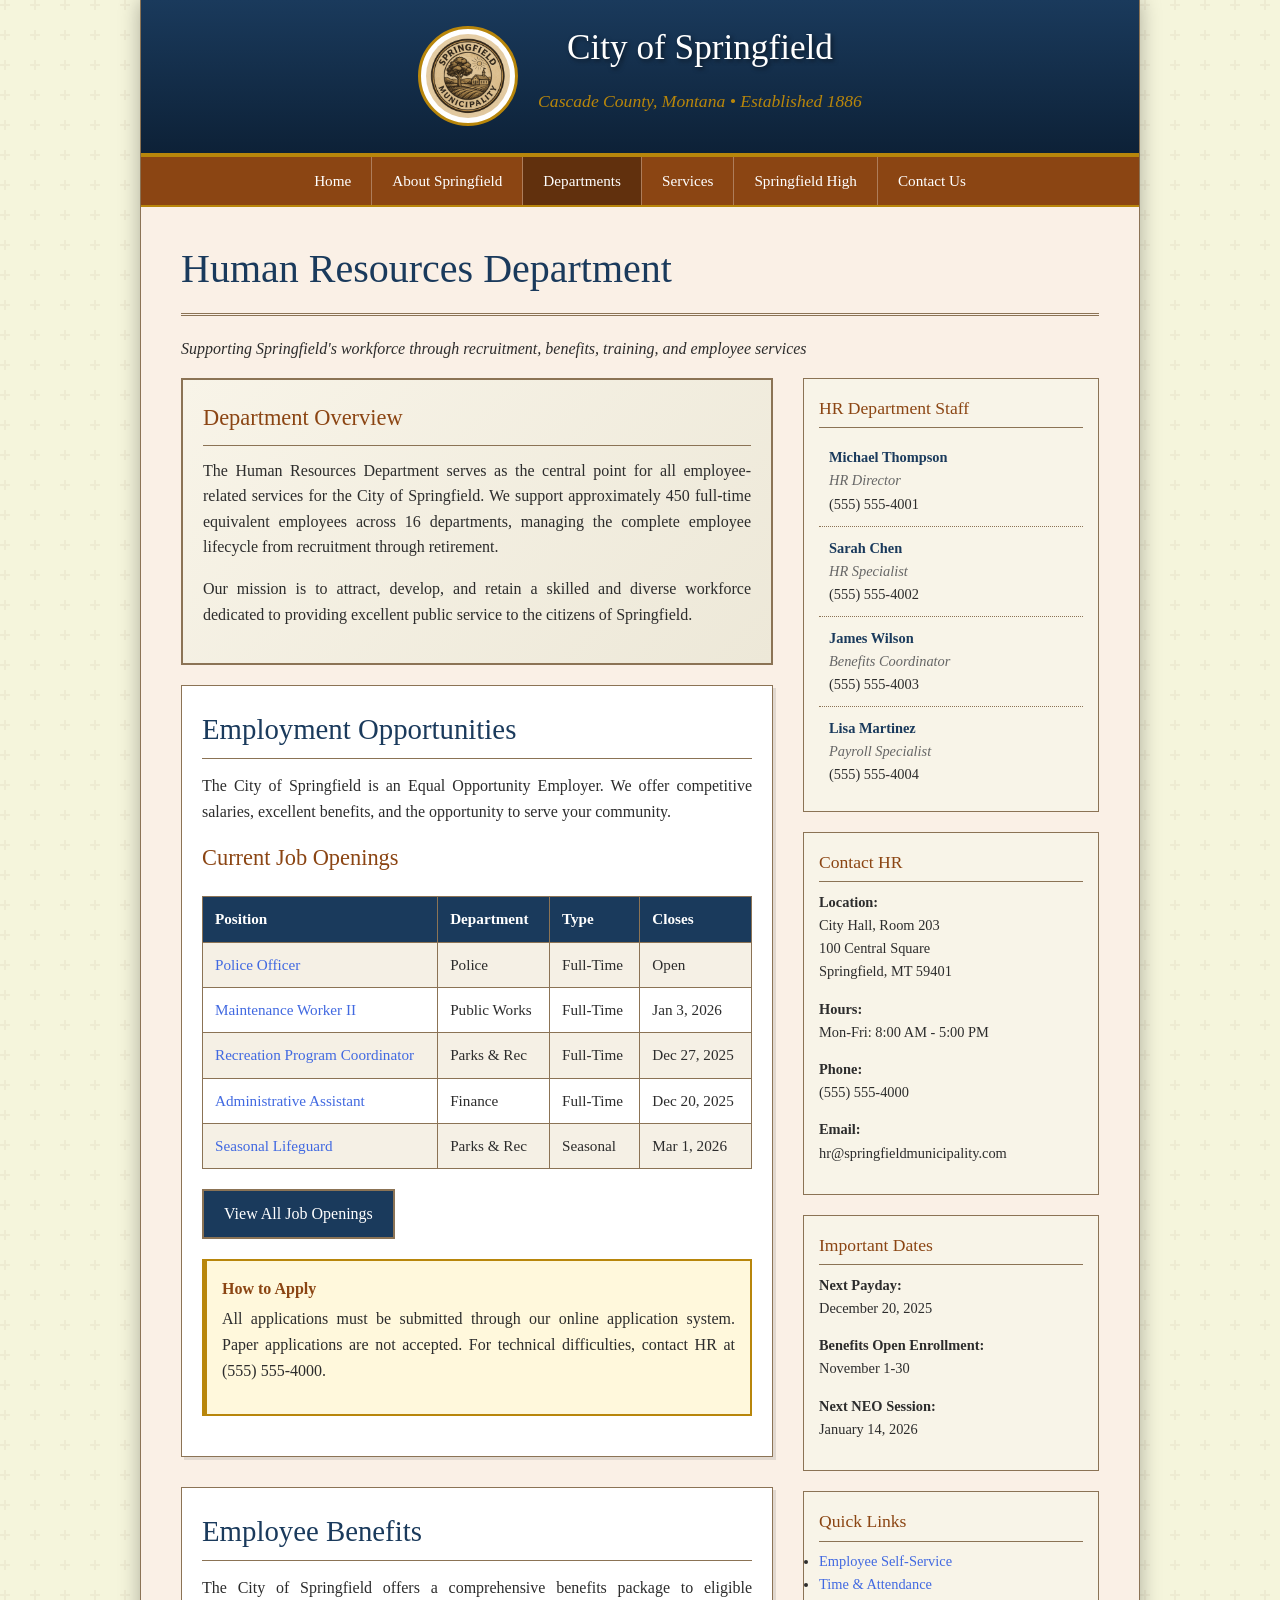
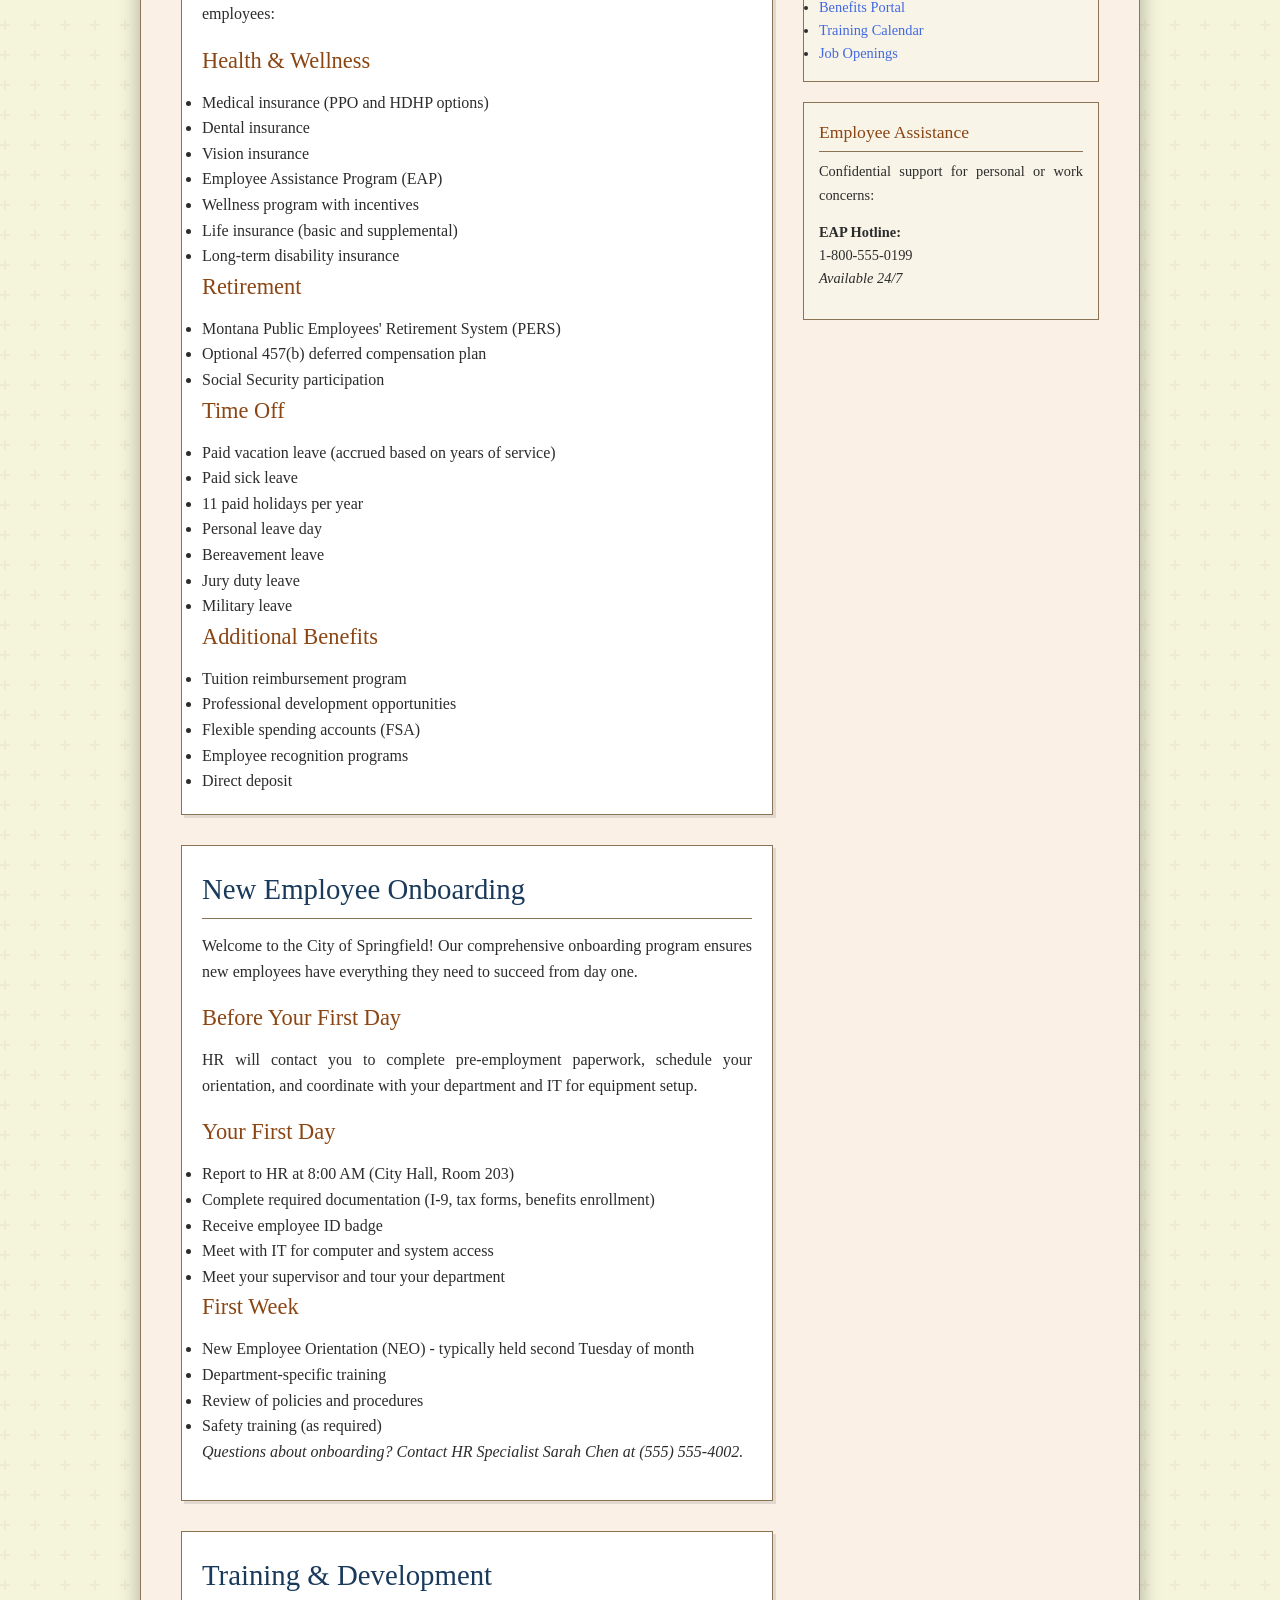
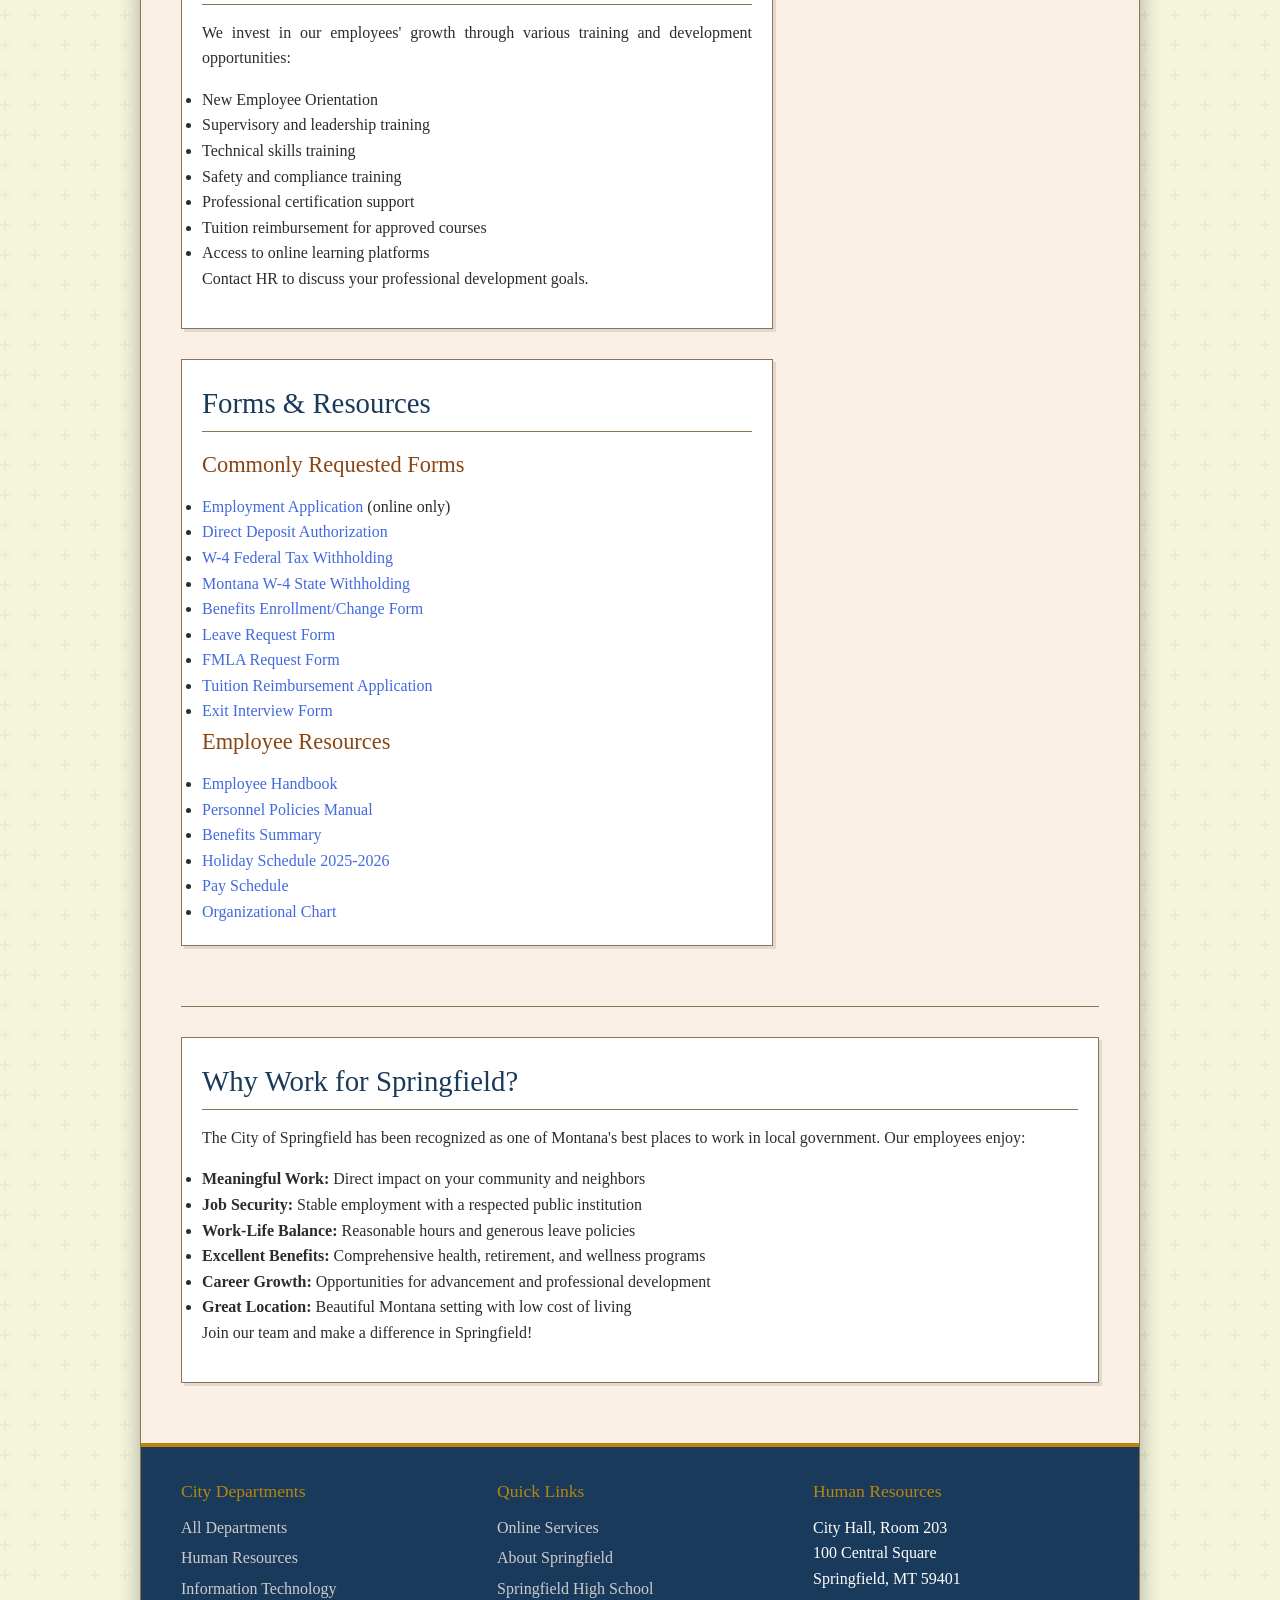
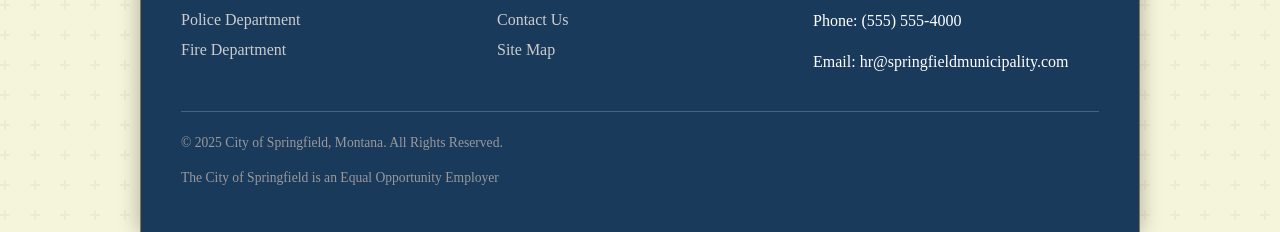
<file: docs/departments/hr.html>
<!DOCTYPE html>
<html lang="en">
<head>
    <meta charset="UTF-8">
    <meta name="viewport" content="width=device-width, initial-scale=1.0">
    <title>Human Resources Department - City of Springfield</title>
    <link rel="stylesheet" href="../css/style.css">
    <link rel="icon" type="image/png" href="../images/springfield-logo.png">
</head>
<body>
    <div class="page-container">
        <header>
            <div class="header-content">
                <img src="../images/springfield-logo.png" alt="City of Springfield Seal" class="header-logo">
                <div class="header-text">
                    <h1>City of Springfield</h1>
                    <p class="tagline">Cascade County, Montana &bull; Established 1886</p>
                </div>
            </div>
        </header>

        <nav>
            <ul>
                <li><a href="../index.html">Home</a></li>
                <li><a href="../about.html">About Springfield</a></li>
                <li><a href="../departments.html" class="active">Departments</a></li>
                <li><a href="../services.html">Services</a></li>
                <li><a href="../springfield-high.html">Springfield High</a></li>
                <li><a href="../contact.html">Contact Us</a></li>
            </ul>
        </nav>

        <main>
            <h1>Human Resources Department</h1>
            <p><em>Supporting Springfield's workforce through recruitment, benefits, training, and employee services</em></p>

            <div class="two-column">
                <div class="main-column">
                    <div class="dept-info">
                        <h3>Department Overview</h3>
                        <p>The Human Resources Department serves as the central point for all employee-related services for the City of Springfield. We support approximately 450 full-time equivalent employees across 16 departments, managing the complete employee lifecycle from recruitment through retirement.</p>
                        <p>Our mission is to attract, develop, and retain a skilled and diverse workforce dedicated to providing excellent public service to the citizens of Springfield.</p>
                    </div>

                    <div class="content-section">
                        <h2>Employment Opportunities</h2>
                        <p>The City of Springfield is an Equal Opportunity Employer. We offer competitive salaries, excellent benefits, and the opportunity to serve your community.</p>

                        <h3>Current Job Openings</h3>
                        <table>
                            <tr>
                                <th>Position</th>
                                <th>Department</th>
                                <th>Type</th>
                                <th>Closes</th>
                            </tr>
                            <tr>
                                <td><a href="#">Police Officer</a></td>
                                <td>Police</td>
                                <td>Full-Time</td>
                                <td>Open</td>
                            </tr>
                            <tr>
                                <td><a href="#">Maintenance Worker II</a></td>
                                <td>Public Works</td>
                                <td>Full-Time</td>
                                <td>Jan 3, 2026</td>
                            </tr>
                            <tr>
                                <td><a href="#">Recreation Program Coordinator</a></td>
                                <td>Parks &amp; Rec</td>
                                <td>Full-Time</td>
                                <td>Dec 27, 2025</td>
                            </tr>
                            <tr>
                                <td><a href="#">Administrative Assistant</a></td>
                                <td>Finance</td>
                                <td>Full-Time</td>
                                <td>Dec 20, 2025</td>
                            </tr>
                            <tr>
                                <td><a href="#">Seasonal Lifeguard</a></td>
                                <td>Parks &amp; Rec</td>
                                <td>Seasonal</td>
                                <td>Mar 1, 2026</td>
                            </tr>
                        </table>

                        <p><a href="#" class="btn">View All Job Openings</a></p>

                        <div class="notice">
                            <p class="notice-title">How to Apply</p>
                            <p>All applications must be submitted through our online application system. Paper applications are not accepted. For technical difficulties, contact HR at (555) 555-4000.</p>
                        </div>
                    </div>

                    <div class="content-section">
                        <h2>Employee Benefits</h2>
                        <p>The City of Springfield offers a comprehensive benefits package to eligible employees:</p>

                        <h3>Health &amp; Wellness</h3>
                        <ul>
                            <li>Medical insurance (PPO and HDHP options)</li>
                            <li>Dental insurance</li>
                            <li>Vision insurance</li>
                            <li>Employee Assistance Program (EAP)</li>
                            <li>Wellness program with incentives</li>
                            <li>Life insurance (basic and supplemental)</li>
                            <li>Long-term disability insurance</li>
                        </ul>

                        <h3>Retirement</h3>
                        <ul>
                            <li>Montana Public Employees' Retirement System (PERS)</li>
                            <li>Optional 457(b) deferred compensation plan</li>
                            <li>Social Security participation</li>
                        </ul>

                        <h3>Time Off</h3>
                        <ul>
                            <li>Paid vacation leave (accrued based on years of service)</li>
                            <li>Paid sick leave</li>
                            <li>11 paid holidays per year</li>
                            <li>Personal leave day</li>
                            <li>Bereavement leave</li>
                            <li>Jury duty leave</li>
                            <li>Military leave</li>
                        </ul>

                        <h3>Additional Benefits</h3>
                        <ul>
                            <li>Tuition reimbursement program</li>
                            <li>Professional development opportunities</li>
                            <li>Flexible spending accounts (FSA)</li>
                            <li>Employee recognition programs</li>
                            <li>Direct deposit</li>
                        </ul>
                    </div>

                    <div class="content-section">
                        <h2>New Employee Onboarding</h2>
                        <p>Welcome to the City of Springfield! Our comprehensive onboarding program ensures new employees have everything they need to succeed from day one.</p>

                        <h3>Before Your First Day</h3>
                        <p>HR will contact you to complete pre-employment paperwork, schedule your orientation, and coordinate with your department and IT for equipment setup.</p>

                        <h3>Your First Day</h3>
                        <ul>
                            <li>Report to HR at 8:00 AM (City Hall, Room 203)</li>
                            <li>Complete required documentation (I-9, tax forms, benefits enrollment)</li>
                            <li>Receive employee ID badge</li>
                            <li>Meet with IT for computer and system access</li>
                            <li>Meet your supervisor and tour your department</li>
                        </ul>

                        <h3>First Week</h3>
                        <ul>
                            <li>New Employee Orientation (NEO) - typically held second Tuesday of month</li>
                            <li>Department-specific training</li>
                            <li>Review of policies and procedures</li>
                            <li>Safety training (as required)</li>
                        </ul>

                        <p><em>Questions about onboarding? Contact HR Specialist Sarah Chen at (555) 555-4002.</em></p>
                    </div>

                    <div class="content-section">
                        <h2>Training &amp; Development</h2>
                        <p>We invest in our employees' growth through various training and development opportunities:</p>
                        <ul>
                            <li>New Employee Orientation</li>
                            <li>Supervisory and leadership training</li>
                            <li>Technical skills training</li>
                            <li>Safety and compliance training</li>
                            <li>Professional certification support</li>
                            <li>Tuition reimbursement for approved courses</li>
                            <li>Access to online learning platforms</li>
                        </ul>
                        <p>Contact HR to discuss your professional development goals.</p>
                    </div>

                    <div class="content-section">
                        <h2>Forms &amp; Resources</h2>
                        <h3>Commonly Requested Forms</h3>
                        <ul>
                            <li><a href="#">Employment Application</a> (online only)</li>
                            <li><a href="#">Direct Deposit Authorization</a></li>
                            <li><a href="#">W-4 Federal Tax Withholding</a></li>
                            <li><a href="#">Montana W-4 State Withholding</a></li>
                            <li><a href="#">Benefits Enrollment/Change Form</a></li>
                            <li><a href="#">Leave Request Form</a></li>
                            <li><a href="#">FMLA Request Form</a></li>
                            <li><a href="#">Tuition Reimbursement Application</a></li>
                            <li><a href="#">Exit Interview Form</a></li>
                        </ul>

                        <h3>Employee Resources</h3>
                        <ul>
                            <li><a href="#">Employee Handbook</a></li>
                            <li><a href="#">Personnel Policies Manual</a></li>
                            <li><a href="#">Benefits Summary</a></li>
                            <li><a href="#">Holiday Schedule 2025-2026</a></li>
                            <li><a href="#">Pay Schedule</a></li>
                            <li><a href="#">Organizational Chart</a></li>
                        </ul>
                    </div>
                </div>

                <aside class="sidebar">
                    <div class="sidebar-box">
                        <h3>HR Department Staff</h3>
                        <ul class="staff-list">
                            <li>
                                <span class="staff-name">Michael Thompson</span><br>
                                <span class="staff-title">HR Director</span><br>
                                (555) 555-4001
                            </li>
                            <li>
                                <span class="staff-name">Sarah Chen</span><br>
                                <span class="staff-title">HR Specialist</span><br>
                                (555) 555-4002
                            </li>
                            <li>
                                <span class="staff-name">James Wilson</span><br>
                                <span class="staff-title">Benefits Coordinator</span><br>
                                (555) 555-4003
                            </li>
                            <li>
                                <span class="staff-name">Lisa Martinez</span><br>
                                <span class="staff-title">Payroll Specialist</span><br>
                                (555) 555-4004
                            </li>
                        </ul>
                    </div>

                    <div class="sidebar-box">
                        <h3>Contact HR</h3>
                        <p><strong>Location:</strong><br>
                        City Hall, Room 203<br>
                        100 Central Square<br>
                        Springfield, MT 59401</p>
                        <p><strong>Hours:</strong><br>
                        Mon-Fri: 8:00 AM - 5:00 PM</p>
                        <p><strong>Phone:</strong><br>
                        (555) 555-4000</p>
                        <p><strong>Email:</strong><br>
                        hr@springfieldmunicipality.com</p>
                    </div>

                    <div class="sidebar-box">
                        <h3>Important Dates</h3>
                        <p><strong>Next Payday:</strong><br>
                        December 20, 2025</p>
                        <p><strong>Benefits Open Enrollment:</strong><br>
                        November 1-30</p>
                        <p><strong>Next NEO Session:</strong><br>
                        January 14, 2026</p>
                    </div>

                    <div class="sidebar-box">
                        <h3>Quick Links</h3>
                        <ul>
                            <li><a href="#">Employee Self-Service</a></li>
                            <li><a href="#">Time &amp; Attendance</a></li>
                            <li><a href="#">Benefits Portal</a></li>
                            <li><a href="#">Training Calendar</a></li>
                            <li><a href="#">Job Openings</a></li>
                        </ul>
                    </div>

                    <div class="sidebar-box">
                        <h3>Employee Assistance</h3>
                        <p>Confidential support for personal or work concerns:</p>
                        <p><strong>EAP Hotline:</strong><br>
                        1-800-555-0199<br>
                        <em>Available 24/7</em></p>
                    </div>
                </aside>
            </div>

            <hr class="divider">

            <div class="content-section">
                <h2>Why Work for Springfield?</h2>
                <p>The City of Springfield has been recognized as one of Montana's best places to work in local government. Our employees enjoy:</p>
                <ul>
                    <li><strong>Meaningful Work:</strong> Direct impact on your community and neighbors</li>
                    <li><strong>Job Security:</strong> Stable employment with a respected public institution</li>
                    <li><strong>Work-Life Balance:</strong> Reasonable hours and generous leave policies</li>
                    <li><strong>Excellent Benefits:</strong> Comprehensive health, retirement, and wellness programs</li>
                    <li><strong>Career Growth:</strong> Opportunities for advancement and professional development</li>
                    <li><strong>Great Location:</strong> Beautiful Montana setting with low cost of living</li>
                </ul>
                <p>Join our team and make a difference in Springfield!</p>
            </div>

        </main>

        <footer>
            <div class="footer-content">
                <div class="footer-section">
                    <h4>City Departments</h4>
                    <ul>
                        <li><a href="../departments.html">All Departments</a></li>
                        <li><a href="hr.html">Human Resources</a></li>
                        <li><a href="it.html">Information Technology</a></li>
                        <li><a href="../departments.html#police">Police Department</a></li>
                        <li><a href="../departments.html#fire">Fire Department</a></li>
                    </ul>
                </div>
                <div class="footer-section">
                    <h4>Quick Links</h4>
                    <ul>
                        <li><a href="../services.html">Online Services</a></li>
                        <li><a href="../about.html">About Springfield</a></li>
                        <li><a href="../springfield-high.html">Springfield High School</a></li>
                        <li><a href="../contact.html">Contact Us</a></li>
                        <li><a href="#sitemap">Site Map</a></li>
                    </ul>
                </div>
                <div class="footer-section">
                    <h4>Human Resources</h4>
                    <p>City Hall, Room 203<br>
                    100 Central Square<br>
                    Springfield, MT 59401</p>
                    <p>Phone: (555) 555-4000</p>
                    <p>Email: hr@springfieldmunicipality.com</p>
                </div>
            </div>
            <div class="footer-bottom">
                <p>&copy; 2025 City of Springfield, Montana. All Rights Reserved.</p>
                <p>The City of Springfield is an Equal Opportunity Employer</p>
            </div>
        </footer>
    </div>
</body>
</html>
</file>
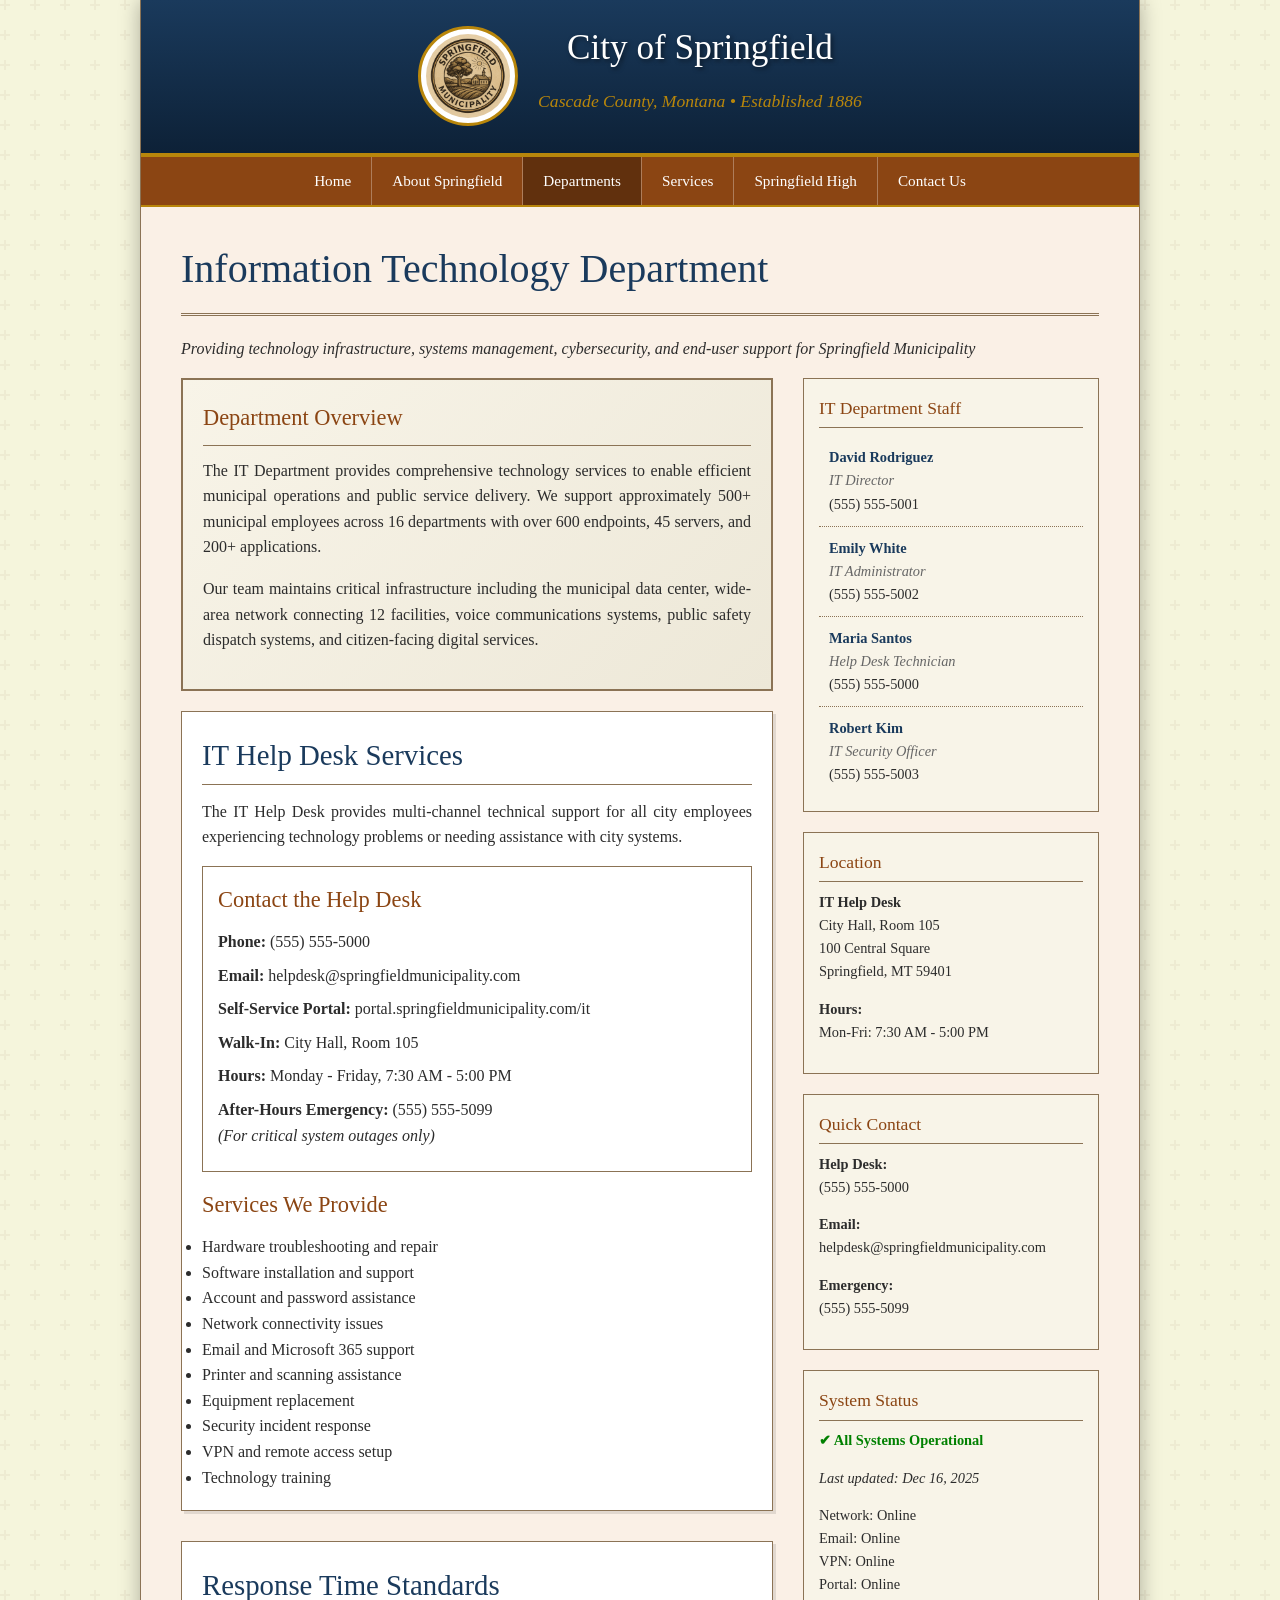
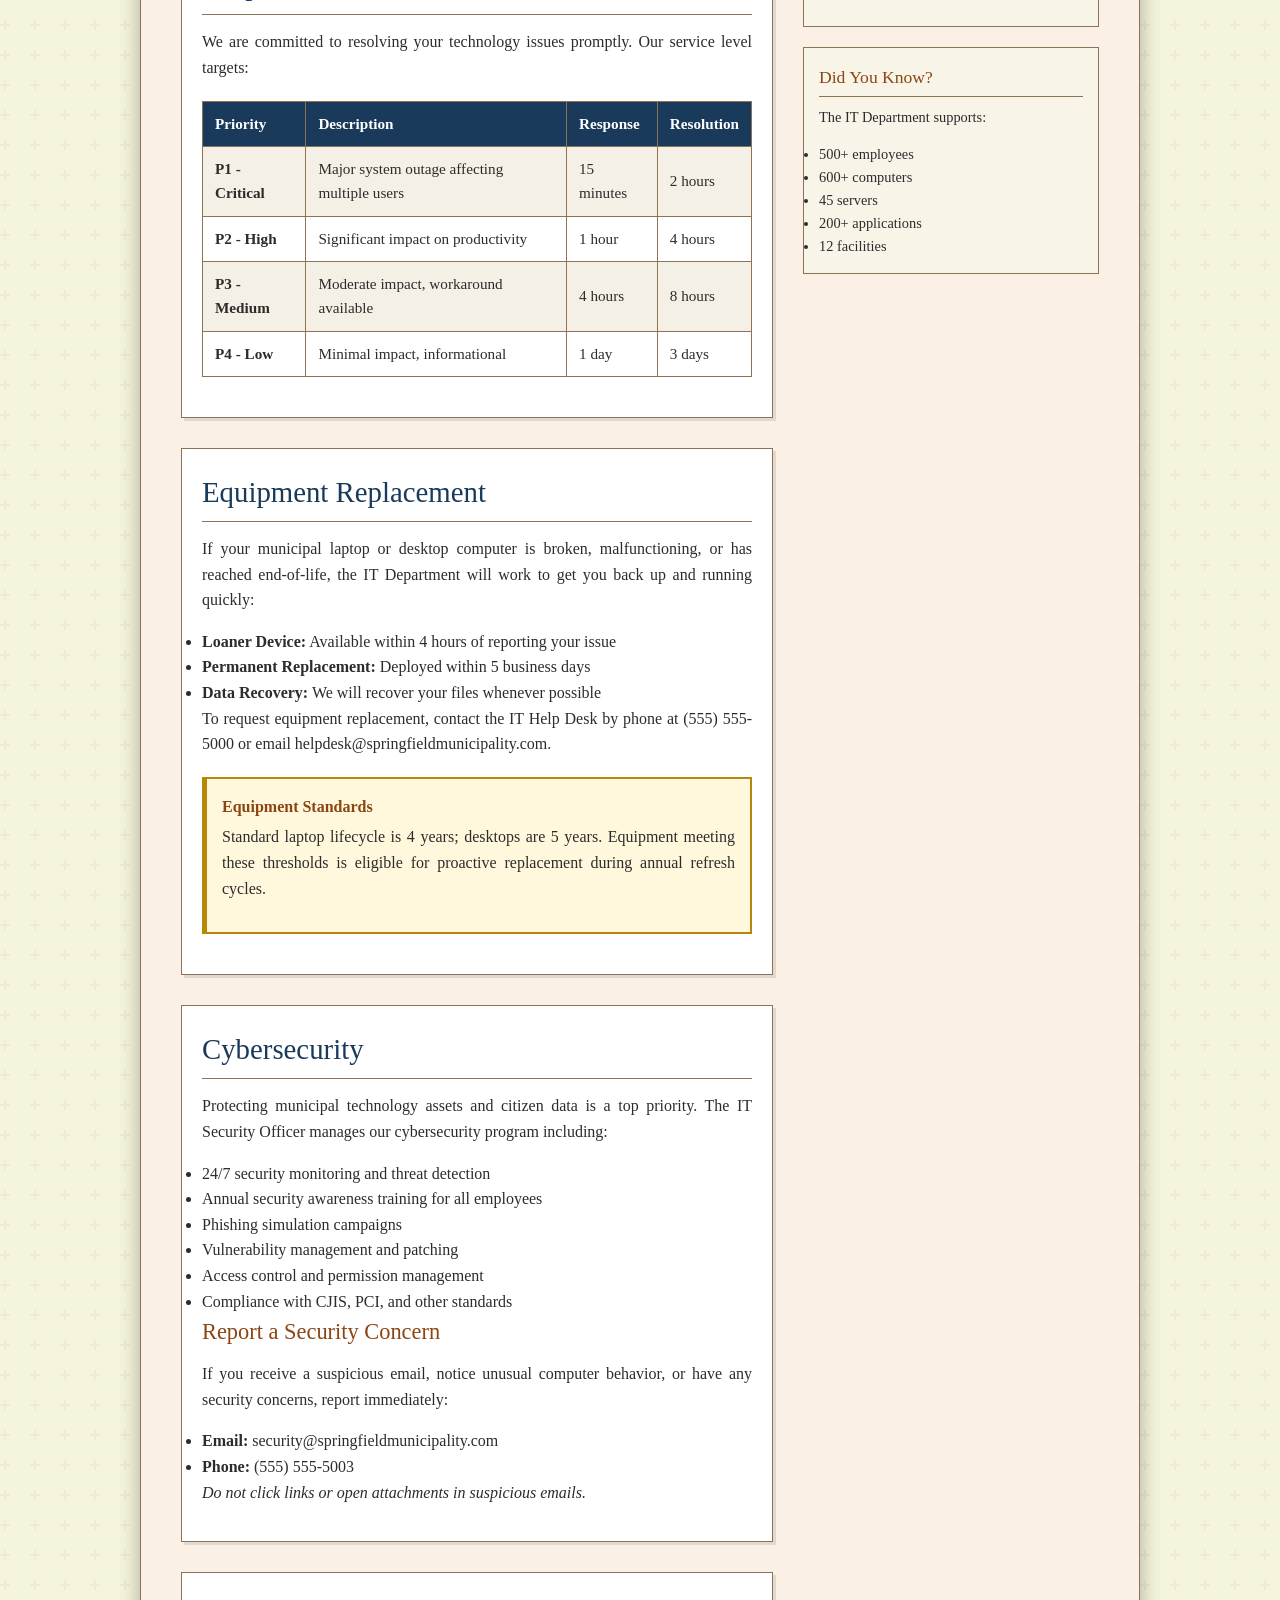
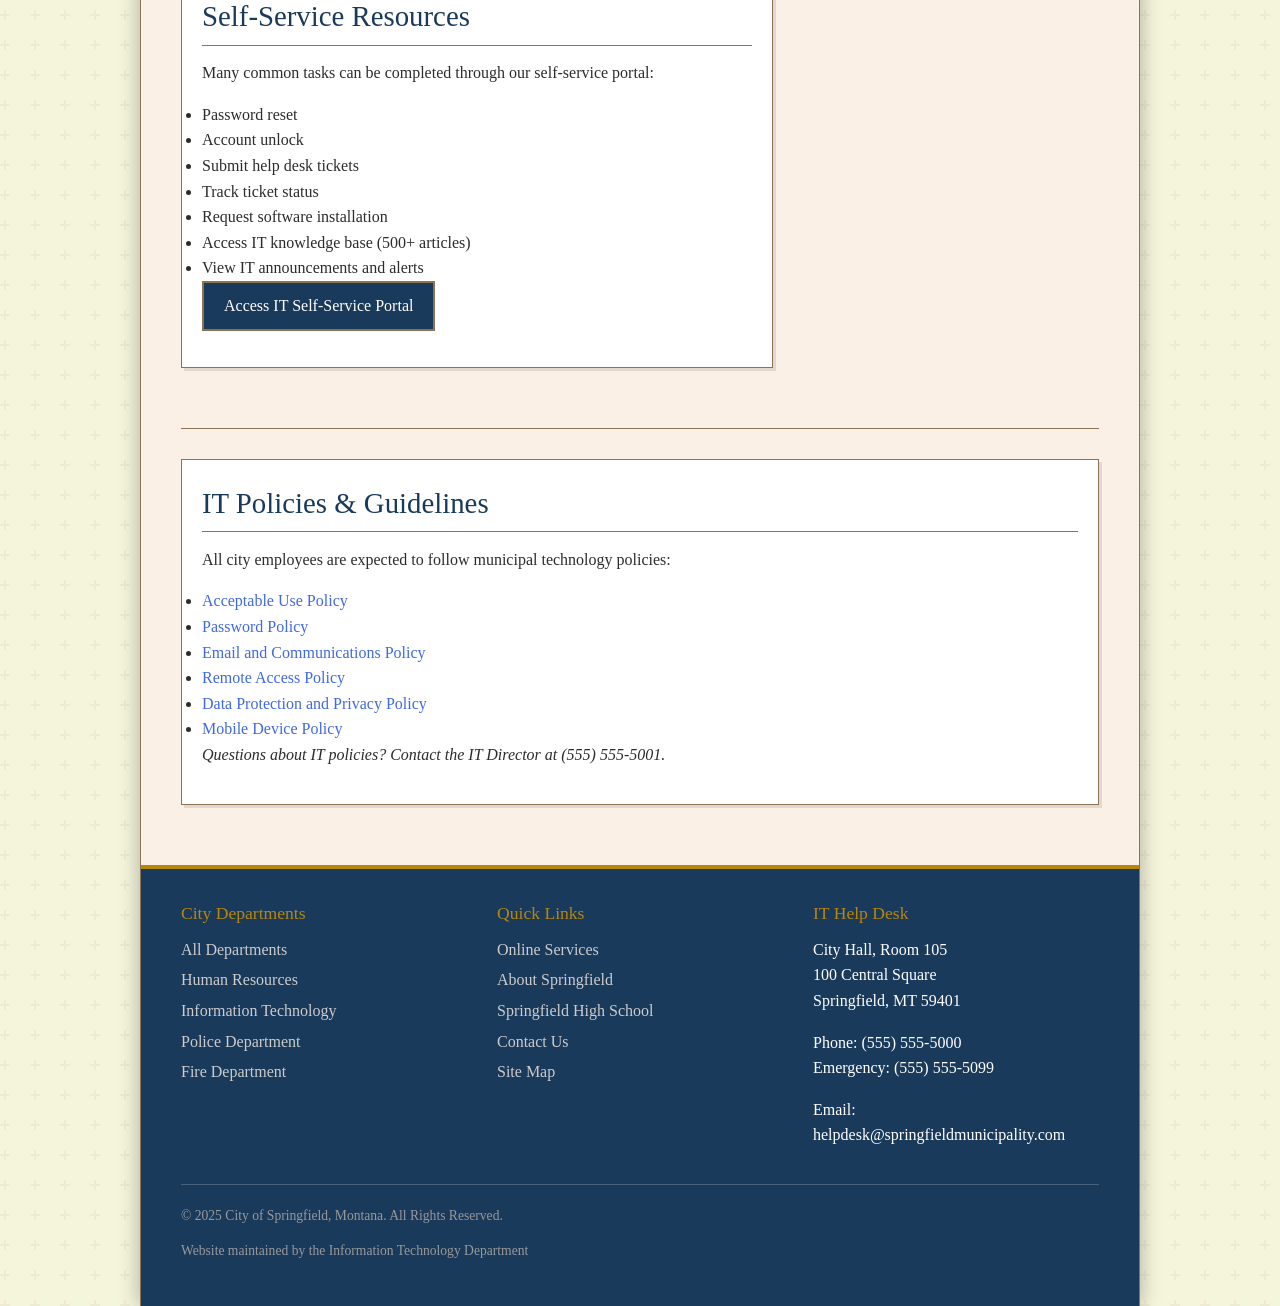
<file: docs/departments/it.html>
<!DOCTYPE html>
<html lang="en">
<head>
    <meta charset="UTF-8">
    <meta name="viewport" content="width=device-width, initial-scale=1.0">
    <title>Information Technology Department - City of Springfield</title>
    <link rel="stylesheet" href="../css/style.css">
    <link rel="icon" type="image/png" href="../images/springfield-logo.png">
</head>
<body>
    <div class="page-container">
        <header>
            <div class="header-content">
                <img src="../images/springfield-logo.png" alt="City of Springfield Seal" class="header-logo">
                <div class="header-text">
                    <h1>City of Springfield</h1>
                    <p class="tagline">Cascade County, Montana &bull; Established 1886</p>
                </div>
            </div>
        </header>

        <nav>
            <ul>
                <li><a href="../index.html">Home</a></li>
                <li><a href="../about.html">About Springfield</a></li>
                <li><a href="../departments.html" class="active">Departments</a></li>
                <li><a href="../services.html">Services</a></li>
                <li><a href="../springfield-high.html">Springfield High</a></li>
                <li><a href="../contact.html">Contact Us</a></li>
            </ul>
        </nav>

        <main>
            <h1>Information Technology Department</h1>
            <p><em>Providing technology infrastructure, systems management, cybersecurity, and end-user support for Springfield Municipality</em></p>

            <div class="two-column">
                <div class="main-column">
                    <div class="dept-info">
                        <h3>Department Overview</h3>
                        <p>The IT Department provides comprehensive technology services to enable efficient municipal operations and public service delivery. We support approximately 500+ municipal employees across 16 departments with over 600 endpoints, 45 servers, and 200+ applications.</p>
                        <p>Our team maintains critical infrastructure including the municipal data center, wide-area network connecting 12 facilities, voice communications systems, public safety dispatch systems, and citizen-facing digital services.</p>
                    </div>

                    <div class="content-section">
                        <h2>IT Help Desk Services</h2>
                        <p>The IT Help Desk provides multi-channel technical support for all city employees experiencing technology problems or needing assistance with city systems.</p>

                        <div class="contact-info">
                            <h3>Contact the Help Desk</h3>
                            <p><strong>Phone:</strong> (555) 555-5000</p>
                            <p><strong>Email:</strong> helpdesk@springfieldmunicipality.com</p>
                            <p><strong>Self-Service Portal:</strong> portal.springfieldmunicipality.com/it</p>
                            <p><strong>Walk-In:</strong> City Hall, Room 105</p>
                            <p><strong>Hours:</strong> Monday - Friday, 7:30 AM - 5:00 PM</p>
                            <p><strong>After-Hours Emergency:</strong> (555) 555-5099<br>
                            <em>(For critical system outages only)</em></p>
                        </div>

                        <h3>Services We Provide</h3>
                        <ul>
                            <li>Hardware troubleshooting and repair</li>
                            <li>Software installation and support</li>
                            <li>Account and password assistance</li>
                            <li>Network connectivity issues</li>
                            <li>Email and Microsoft 365 support</li>
                            <li>Printer and scanning assistance</li>
                            <li>Equipment replacement</li>
                            <li>Security incident response</li>
                            <li>VPN and remote access setup</li>
                            <li>Technology training</li>
                        </ul>
                    </div>

                    <div class="content-section">
                        <h2>Response Time Standards</h2>
                        <p>We are committed to resolving your technology issues promptly. Our service level targets:</p>
                        <table>
                            <tr>
                                <th>Priority</th>
                                <th>Description</th>
                                <th>Response</th>
                                <th>Resolution</th>
                            </tr>
                            <tr>
                                <td><strong>P1 - Critical</strong></td>
                                <td>Major system outage affecting multiple users</td>
                                <td>15 minutes</td>
                                <td>2 hours</td>
                            </tr>
                            <tr>
                                <td><strong>P2 - High</strong></td>
                                <td>Significant impact on productivity</td>
                                <td>1 hour</td>
                                <td>4 hours</td>
                            </tr>
                            <tr>
                                <td><strong>P3 - Medium</strong></td>
                                <td>Moderate impact, workaround available</td>
                                <td>4 hours</td>
                                <td>8 hours</td>
                            </tr>
                            <tr>
                                <td><strong>P4 - Low</strong></td>
                                <td>Minimal impact, informational</td>
                                <td>1 day</td>
                                <td>3 days</td>
                            </tr>
                        </table>
                    </div>

                    <div class="content-section">
                        <h2>Equipment Replacement</h2>
                        <p>If your municipal laptop or desktop computer is broken, malfunctioning, or has reached end-of-life, the IT Department will work to get you back up and running quickly:</p>
                        <ul>
                            <li><strong>Loaner Device:</strong> Available within 4 hours of reporting your issue</li>
                            <li><strong>Permanent Replacement:</strong> Deployed within 5 business days</li>
                            <li><strong>Data Recovery:</strong> We will recover your files whenever possible</li>
                        </ul>
                        <p>To request equipment replacement, contact the IT Help Desk by phone at (555) 555-5000 or email helpdesk@springfieldmunicipality.com.</p>

                        <div class="notice">
                            <p class="notice-title">Equipment Standards</p>
                            <p>Standard laptop lifecycle is 4 years; desktops are 5 years. Equipment meeting these thresholds is eligible for proactive replacement during annual refresh cycles.</p>
                        </div>
                    </div>

                    <div class="content-section">
                        <h2>Cybersecurity</h2>
                        <p>Protecting municipal technology assets and citizen data is a top priority. The IT Security Officer manages our cybersecurity program including:</p>
                        <ul>
                            <li>24/7 security monitoring and threat detection</li>
                            <li>Annual security awareness training for all employees</li>
                            <li>Phishing simulation campaigns</li>
                            <li>Vulnerability management and patching</li>
                            <li>Access control and permission management</li>
                            <li>Compliance with CJIS, PCI, and other standards</li>
                        </ul>

                        <h3>Report a Security Concern</h3>
                        <p>If you receive a suspicious email, notice unusual computer behavior, or have any security concerns, report immediately:</p>
                        <ul>
                            <li><strong>Email:</strong> security@springfieldmunicipality.com</li>
                            <li><strong>Phone:</strong> (555) 555-5003</li>
                        </ul>
                        <p><em>Do not click links or open attachments in suspicious emails.</em></p>
                    </div>

                    <div class="content-section">
                        <h2>Self-Service Resources</h2>
                        <p>Many common tasks can be completed through our self-service portal:</p>
                        <ul>
                            <li>Password reset</li>
                            <li>Account unlock</li>
                            <li>Submit help desk tickets</li>
                            <li>Track ticket status</li>
                            <li>Request software installation</li>
                            <li>Access IT knowledge base (500+ articles)</li>
                            <li>View IT announcements and alerts</li>
                        </ul>
                        <p><a href="https://portal.springfieldmunicipality.com/it" class="btn">Access IT Self-Service Portal</a></p>
                    </div>
                </div>

                <aside class="sidebar">
                    <div class="sidebar-box">
                        <h3>IT Department Staff</h3>
                        <ul class="staff-list">
                            <li>
                                <span class="staff-name">David Rodriguez</span><br>
                                <span class="staff-title">IT Director</span><br>
                                (555) 555-5001
                            </li>
                            <li>
                                <span class="staff-name">Emily White</span><br>
                                <span class="staff-title">IT Administrator</span><br>
                                (555) 555-5002
                            </li>
                            <li>
                                <span class="staff-name">Maria Santos</span><br>
                                <span class="staff-title">Help Desk Technician</span><br>
                                (555) 555-5000
                            </li>
                            <li>
                                <span class="staff-name">Robert Kim</span><br>
                                <span class="staff-title">IT Security Officer</span><br>
                                (555) 555-5003
                            </li>
                        </ul>
                    </div>

                    <div class="sidebar-box">
                        <h3>Location</h3>
                        <p><strong>IT Help Desk</strong><br>
                        City Hall, Room 105<br>
                        100 Central Square<br>
                        Springfield, MT 59401</p>
                        <p><strong>Hours:</strong><br>
                        Mon-Fri: 7:30 AM - 5:00 PM</p>
                    </div>

                    <div class="sidebar-box">
                        <h3>Quick Contact</h3>
                        <p><strong>Help Desk:</strong><br>
                        (555) 555-5000</p>
                        <p><strong>Email:</strong><br>
                        helpdesk@springfieldmunicipality.com</p>
                        <p><strong>Emergency:</strong><br>
                        (555) 555-5099</p>
                    </div>

                    <div class="sidebar-box">
                        <h3>System Status</h3>
                        <p style="color: green;"><strong>&#10004; All Systems Operational</strong></p>
                        <p><em>Last updated: Dec 16, 2025</em></p>
                        <p>Network: Online<br>
                        Email: Online<br>
                        VPN: Online<br>
                        Portal: Online</p>
                    </div>

                    <div class="sidebar-box">
                        <h3>Did You Know?</h3>
                        <p>The IT Department supports:</p>
                        <ul>
                            <li>500+ employees</li>
                            <li>600+ computers</li>
                            <li>45 servers</li>
                            <li>200+ applications</li>
                            <li>12 facilities</li>
                        </ul>
                    </div>
                </aside>
            </div>

            <hr class="divider">

            <div class="content-section">
                <h2>IT Policies &amp; Guidelines</h2>
                <p>All city employees are expected to follow municipal technology policies:</p>
                <ul>
                    <li><a href="#">Acceptable Use Policy</a></li>
                    <li><a href="#">Password Policy</a></li>
                    <li><a href="#">Email and Communications Policy</a></li>
                    <li><a href="#">Remote Access Policy</a></li>
                    <li><a href="#">Data Protection and Privacy Policy</a></li>
                    <li><a href="#">Mobile Device Policy</a></li>
                </ul>
                <p><em>Questions about IT policies? Contact the IT Director at (555) 555-5001.</em></p>
            </div>

        </main>

        <footer>
            <div class="footer-content">
                <div class="footer-section">
                    <h4>City Departments</h4>
                    <ul>
                        <li><a href="../departments.html">All Departments</a></li>
                        <li><a href="hr.html">Human Resources</a></li>
                        <li><a href="it.html">Information Technology</a></li>
                        <li><a href="../departments.html#police">Police Department</a></li>
                        <li><a href="../departments.html#fire">Fire Department</a></li>
                    </ul>
                </div>
                <div class="footer-section">
                    <h4>Quick Links</h4>
                    <ul>
                        <li><a href="../services.html">Online Services</a></li>
                        <li><a href="../about.html">About Springfield</a></li>
                        <li><a href="../springfield-high.html">Springfield High School</a></li>
                        <li><a href="../contact.html">Contact Us</a></li>
                        <li><a href="#sitemap">Site Map</a></li>
                    </ul>
                </div>
                <div class="footer-section">
                    <h4>IT Help Desk</h4>
                    <p>City Hall, Room 105<br>
                    100 Central Square<br>
                    Springfield, MT 59401</p>
                    <p>Phone: (555) 555-5000<br>
                    Emergency: (555) 555-5099</p>
                    <p>Email: helpdesk@springfieldmunicipality.com</p>
                </div>
            </div>
            <div class="footer-bottom">
                <p>&copy; 2025 City of Springfield, Montana. All Rights Reserved.</p>
                <p>Website maintained by the Information Technology Department</p>
            </div>
        </footer>
    </div>
</body>
</html>
</file>
<file: docs/css/style.css>
/* Springfield Municipality - Vintage Municipal Website Style */

/* CSS Reset and Base */
* {
    margin: 0;
    padding: 0;
    box-sizing: border-box;
}

:root {
    --color-primary: #1a3a5c;
    --color-secondary: #8b4513;
    --color-accent: #b8860b;
    --color-cream: #f5f5dc;
    --color-parchment: #faf0e6;
    --color-dark: #2c2c2c;
    --color-border: #8b7355;
    --color-link: #4169e1;
    --color-link-hover: #191970;
    --font-heading: Georgia, 'Times New Roman', serif;
    --font-body: 'Palatino Linotype', 'Book Antiqua', Palatino, serif;
}

html {
    scroll-behavior: smooth;
}

body {
    font-family: var(--font-body);
    font-size: 16px;
    line-height: 1.6;
    color: var(--color-dark);
    background-color: var(--color-cream);
    background-image: url("data:image/svg+xml,%3Csvg width='60' height='60' viewBox='0 0 60 60' xmlns='http://www.w3.org/2000/svg'%3E%3Cg fill='none' fill-rule='evenodd'%3E%3Cg fill='%23d4c4a8' fill-opacity='0.2'%3E%3Cpath d='M36 34v-4h-2v4h-4v2h4v4h2v-4h4v-2h-4zm0-30V0h-2v4h-4v2h4v4h2V6h4V4h-4zM6 34v-4H4v4H0v2h4v4h2v-4h4v-2H6zM6 4V0H4v4H0v2h4v4h2V6h4V4H6z'/%3E%3C/g%3E%3C/g%3E%3C/svg%3E");
}

/* Typography */
h1, h2, h3, h4, h5, h6 {
    font-family: var(--font-heading);
    font-weight: normal;
    color: var(--color-primary);
    margin-bottom: 0.5em;
}

h1 {
    font-size: 2.5rem;
    border-bottom: 3px double var(--color-border);
    padding-bottom: 0.3em;
}

h2 {
    font-size: 1.8rem;
    border-bottom: 1px solid var(--color-border);
    padding-bottom: 0.2em;
}

h3 {
    font-size: 1.4rem;
    color: var(--color-secondary);
}

p {
    margin-bottom: 1em;
    text-align: justify;
}

a {
    color: var(--color-link);
    text-decoration: none;
}

a:hover {
    color: var(--color-link-hover);
    text-decoration: underline;
}

/* Page Container */
.page-container {
    max-width: 1000px;
    margin: 0 auto;
    background: var(--color-parchment);
    box-shadow: 0 0 20px rgba(0, 0, 0, 0.3);
    border-left: 1px solid var(--color-border);
    border-right: 1px solid var(--color-border);
    min-height: 100vh;
}

/* Header */
header {
    background: linear-gradient(180deg, var(--color-primary) 0%, #0d2137 100%);
    color: white;
    text-align: center;
    padding: 20px;
    border-bottom: 4px solid var(--color-accent);
}

.header-content {
    display: flex;
    align-items: center;
    justify-content: center;
    gap: 20px;
    flex-wrap: wrap;
}

.header-logo {
    width: 100px;
    height: auto;
    border: 3px solid var(--color-accent);
    border-radius: 50%;
    background: white;
    padding: 5px;
}

.header-text h1 {
    color: white;
    border: none;
    font-size: 2.2rem;
    text-shadow: 2px 2px 4px rgba(0, 0, 0, 0.5);
    margin-bottom: 0;
}

.header-text .tagline {
    font-style: italic;
    color: var(--color-accent);
    font-size: 1.1rem;
}

/* Navigation */
nav {
    background: var(--color-secondary);
    padding: 0;
    border-bottom: 2px solid var(--color-accent);
}

nav ul {
    list-style: none;
    display: flex;
    justify-content: center;
    flex-wrap: wrap;
}

nav ul li {
    border-right: 1px solid rgba(255, 255, 255, 0.3);
}

nav ul li:last-child {
    border-right: none;
}

nav ul li a {
    display: block;
    color: white;
    padding: 12px 20px;
    text-decoration: none;
    font-size: 0.95rem;
    transition: background 0.3s;
}

nav ul li a:hover,
nav ul li a.active {
    background: rgba(0, 0, 0, 0.3);
    text-decoration: none;
}

/* Main Content */
main {
    padding: 30px 40px;
}

/* Hero Section */
.hero {
    text-align: center;
    padding: 30px 20px;
    background: linear-gradient(to bottom, rgba(245, 245, 220, 0.8), rgba(250, 240, 230, 1));
    border: 2px solid var(--color-border);
    margin-bottom: 30px;
}

.hero img {
    max-width: 300px;
    margin-bottom: 20px;
    border: 3px solid var(--color-border);
}

.hero h2 {
    border: none;
    color: var(--color-primary);
}

/* Content Sections */
.content-section {
    margin-bottom: 30px;
    padding: 20px;
    background: white;
    border: 1px solid var(--color-border);
    box-shadow: 3px 3px 0 rgba(0, 0, 0, 0.1);
}

.content-section h2 {
    margin-top: 0;
}

/* Quick Links Grid */
.quick-links {
    display: grid;
    grid-template-columns: repeat(auto-fit, minmax(200px, 1fr));
    gap: 15px;
    margin: 20px 0;
}

.quick-link {
    display: block;
    padding: 15px;
    background: var(--color-cream);
    border: 2px solid var(--color-border);
    text-align: center;
    text-decoration: none;
    color: var(--color-primary);
    transition: all 0.3s;
}

.quick-link:hover {
    background: var(--color-primary);
    color: white;
    text-decoration: none;
    transform: translateY(-2px);
}

.quick-link-icon {
    font-size: 2rem;
    display: block;
    margin-bottom: 5px;
}

/* News/Announcements */
.announcements {
    background: #fffef0;
    border: 2px solid var(--color-accent);
    padding: 20px;
    margin-bottom: 30px;
}

.announcements h2 {
    color: var(--color-secondary);
    border-bottom-color: var(--color-accent);
}

.announcement-item {
    padding: 10px 0;
    border-bottom: 1px dashed var(--color-border);
}

.announcement-item:last-child {
    border-bottom: none;
}

.announcement-date {
    font-size: 0.85rem;
    color: #666;
    font-style: italic;
}

/* Department Info Box */
.dept-info {
    background: linear-gradient(135deg, #f8f4e8 0%, #ede8d8 100%);
    border: 2px solid var(--color-border);
    padding: 20px;
    margin-bottom: 20px;
}

.dept-info h3 {
    margin-top: 0;
    border-bottom: 1px solid var(--color-border);
    padding-bottom: 10px;
}

.contact-info {
    background: white;
    padding: 15px;
    border: 1px solid var(--color-border);
    margin: 15px 0;
}

.contact-info p {
    margin-bottom: 0.5em;
    text-align: left;
}

/* Tables */
table {
    width: 100%;
    border-collapse: collapse;
    margin: 20px 0;
    font-size: 0.95rem;
}

th, td {
    padding: 10px 12px;
    text-align: left;
    border: 1px solid var(--color-border);
}

th {
    background: var(--color-primary);
    color: white;
    font-family: var(--font-heading);
}

tr:nth-child(even) {
    background: #f5f0e5;
}

tr:hover {
    background: #e8e0d0;
}

/* Staff List */
.staff-list {
    list-style: none;
}

.staff-list li {
    padding: 10px;
    border-bottom: 1px dotted var(--color-border);
}

.staff-list li:last-child {
    border-bottom: none;
}

.staff-name {
    font-weight: bold;
    color: var(--color-primary);
}

.staff-title {
    font-style: italic;
    color: #666;
}

/* Sidebar */
.two-column {
    display: grid;
    grid-template-columns: 2fr 1fr;
    gap: 30px;
}

.sidebar {
    font-size: 0.9rem;
}

.sidebar-box {
    background: #f8f4e8;
    border: 1px solid var(--color-border);
    padding: 15px;
    margin-bottom: 20px;
}

.sidebar-box h3 {
    font-size: 1.1rem;
    margin-top: 0;
    border-bottom: 1px solid var(--color-border);
    padding-bottom: 5px;
}

/* School Colors */
.school-colors {
    background: linear-gradient(135deg, #1a1a1a 0%, #333 100%);
    color: white;
    padding: 20px;
    margin-bottom: 20px;
    border: 3px solid var(--color-accent);
}

.school-colors h2,
.school-colors h3 {
    color: var(--color-accent);
}

/* Footer */
footer {
    background: var(--color-primary);
    color: white;
    padding: 30px 40px;
    border-top: 4px solid var(--color-accent);
}

.footer-content {
    display: grid;
    grid-template-columns: repeat(auto-fit, minmax(200px, 1fr));
    gap: 30px;
}

.footer-section h4 {
    color: var(--color-accent);
    margin-bottom: 10px;
    font-size: 1.1rem;
}

.footer-section ul {
    list-style: none;
}

.footer-section ul li {
    margin-bottom: 5px;
}

.footer-section a {
    color: #ccc;
}

.footer-section a:hover {
    color: white;
}

.footer-bottom {
    text-align: center;
    margin-top: 20px;
    padding-top: 20px;
    border-top: 1px solid rgba(255, 255, 255, 0.2);
    font-size: 0.85rem;
    color: #999;
}

/* Decorative Elements */
.ornament {
    text-align: center;
    color: var(--color-border);
    font-size: 1.5rem;
    margin: 20px 0;
}

.divider {
    border: none;
    border-top: 1px solid var(--color-border);
    margin: 30px 0;
}

/* Image Styling */
.content-image {
    max-width: 100%;
    height: auto;
    border: 3px solid var(--color-border);
    box-shadow: 5px 5px 0 rgba(0, 0, 0, 0.1);
}

.image-center {
    display: block;
    margin: 20px auto;
}

.image-float-right {
    float: right;
    margin: 0 0 15px 15px;
    max-width: 250px;
}

.image-float-left {
    float: left;
    margin: 0 15px 15px 0;
    max-width: 250px;
}

/* Clearfix */
.clearfix::after {
    content: "";
    display: table;
    clear: both;
}

/* Alert/Notice Box */
.notice {
    background: #fff8dc;
    border: 2px solid var(--color-accent);
    border-left-width: 5px;
    padding: 15px;
    margin: 20px 0;
}

.notice-title {
    font-weight: bold;
    color: var(--color-secondary);
    margin-bottom: 5px;
}

/* Button Style */
.btn {
    display: inline-block;
    padding: 10px 20px;
    background: var(--color-primary);
    color: white;
    border: 2px solid var(--color-border);
    text-decoration: none;
    font-family: var(--font-heading);
    transition: all 0.3s;
}

.btn:hover {
    background: var(--color-secondary);
    color: white;
    text-decoration: none;
}

/* Responsive */
@media (max-width: 768px) {
    main {
        padding: 20px;
    }

    .two-column {
        grid-template-columns: 1fr;
    }

    .header-content {
        flex-direction: column;
    }

    .header-text h1 {
        font-size: 1.8rem;
    }

    nav ul {
        flex-direction: column;
    }

    nav ul li {
        border-right: none;
        border-bottom: 1px solid rgba(255, 255, 255, 0.3);
    }

    .footer-content {
        grid-template-columns: 1fr;
    }

    .image-float-left,
    .image-float-right {
        float: none;
        display: block;
        margin: 15px auto;
        max-width: 100%;
    }
}

/* Print Styles */
@media print {
    nav, footer {
        display: none;
    }

    .page-container {
        box-shadow: none;
        border: none;
    }

    main {
        padding: 0;
    }
}
</file>
